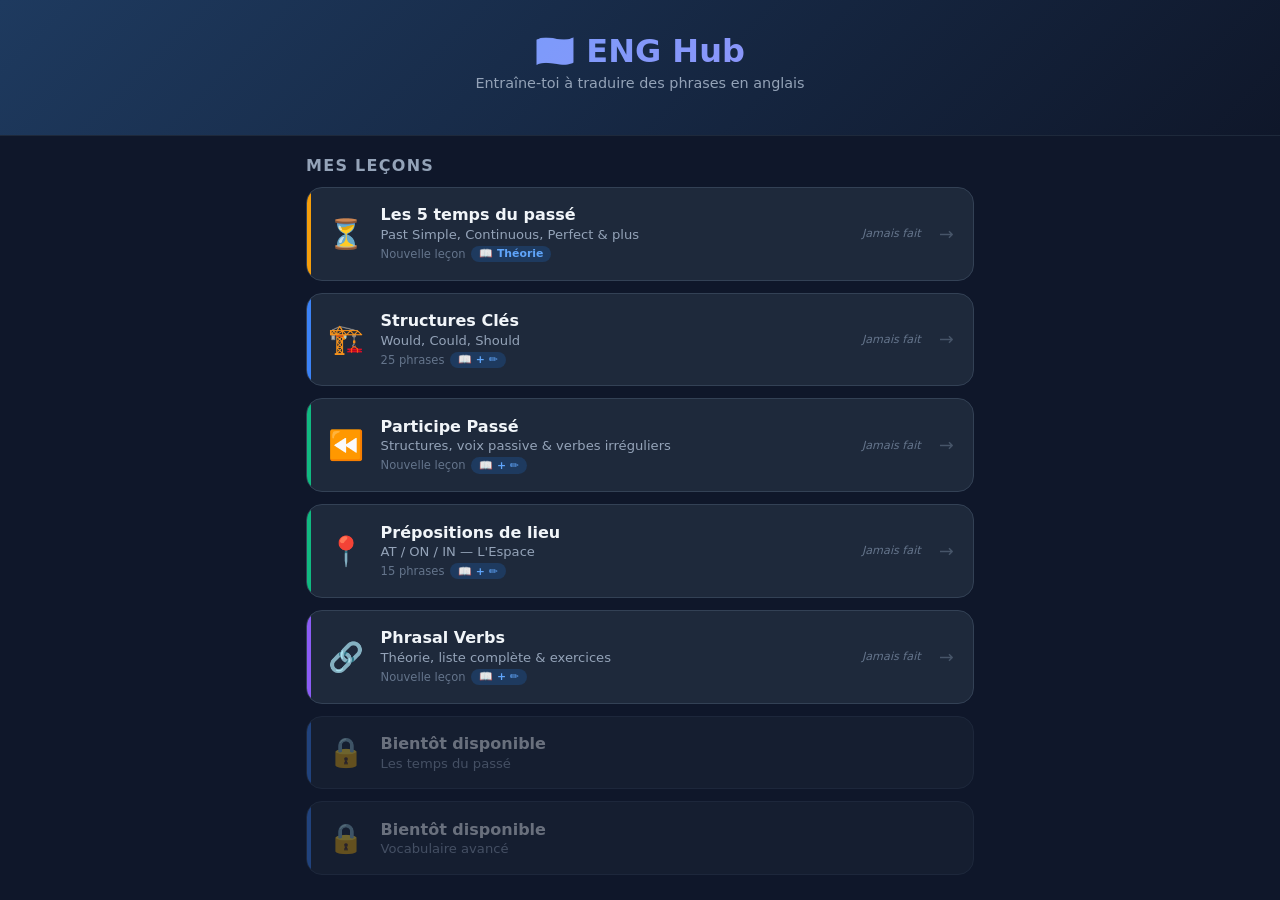
<file: index.html>
<!DOCTYPE html>
<html lang="fr">
<head>
<meta charset="UTF-8">
<meta name="viewport" content="width=device-width,initial-scale=1">
<title>ENG Hub — Tableau de bord</title>
<link rel="stylesheet" href="styles.css">
</head>
<body>
<header class="site-header">
  <h1>🇬🇧 ENG Hub</h1>
  <p>Entraîne-toi à traduire des phrases en anglais</p>
  <div class="header-stats" id="header-stats"></div>
</header>
<main class="main-content">
  <p class="section-title">Mes leçons</p>
  <div class="lessons-grid" id="lessons-grid"></div>
</main>
<script src="lessons.js"></script>
<script src="app.js"></script>
<script>renderLessons();renderStats();</script>
</body>
</html>
</file>
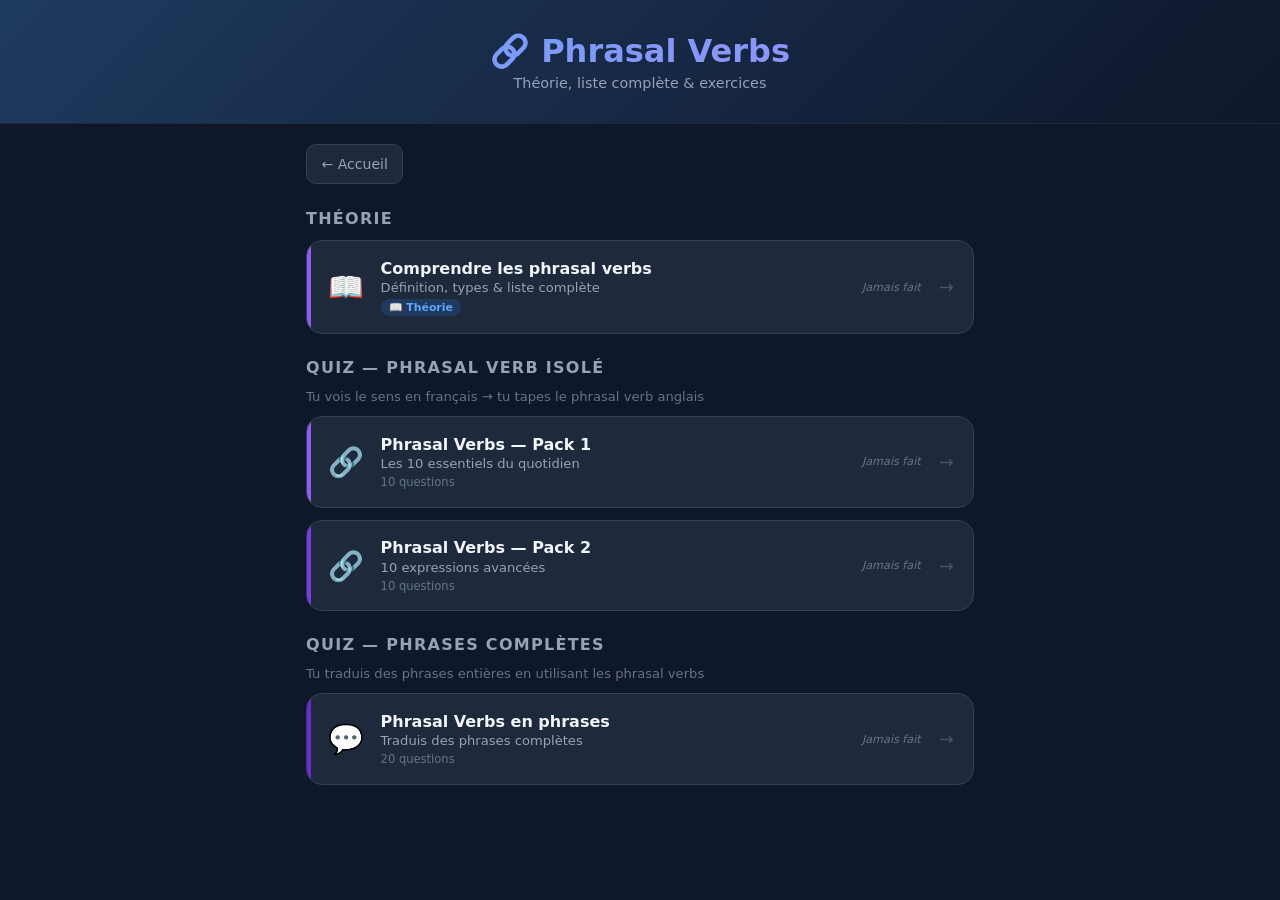
<file: phrasal-hub.html>
<!DOCTYPE html>
<html lang="fr">
<head>
<meta charset="UTF-8">
<meta name="viewport" content="width=device-width,initial-scale=1">
<title>Phrasal Verbs — ENG Hub</title>
<link rel="stylesheet" href="styles.css">
</head>
<body>
<header class="site-header">
  <h1>🔗 Phrasal Verbs</h1>
  <p>Théorie, liste complète & exercices</p>
</header>
<div class="main-content">
  <a href="index.html" class="back-btn" style="display:inline-flex;align-items:center;gap:.4rem;color:#94a3b8;font-size:.88rem;padding:.5rem .9rem;border-radius:10px;background:#1e293b;border:1px solid #334155;margin-bottom:1.1rem;min-height:40px;">← Accueil</a>

  <div class="section-title" style="margin-top:.5rem">Théorie</div>
  <div class="lessons-grid" id="grid-theory"></div>

  <div class="section-title" style="margin-top:1.5rem">Quiz — Phrasal verb isolé</div>
  <p style="font-size:.82rem;color:#64748b;margin-bottom:.75rem;">Tu vois le sens en français → tu tapes le phrasal verb anglais</p>
  <div class="lessons-grid" id="grid-isolated"></div>

  <div class="section-title" style="margin-top:1.5rem">Quiz — Phrases complètes</div>
  <p style="font-size:.82rem;color:#64748b;margin-bottom:.75rem;">Tu traduis des phrases entières en utilisant les phrasal verbs</p>
  <div class="lessons-grid" id="grid-phrases"></div>
</div>
<script src="lessons.js"></script>
<script src="app.js"></script>
<script>
function renderHubSection(gridId, ids) {
  const grid = document.getElementById(gridId);
  if (!grid) return;
  const stats = getStats();
  grid.innerHTML = ids.map(function(id) {
    const lesson = LESSONS[id];
    if (!lesson) return '';
    const href = lesson.theoryPage ? lesson.theoryPage : 'quiz.html?lesson=' + id;
    const s = stats[id]; const best = s ? s.bestScore : null; const att = s ? s.attempts : 0;
    const badge = lesson.theoryPage && lesson.hasQuiz ? '<span class="lesson-type-badge">📖 + ✏️</span>' : lesson.theoryPage ? '<span class="lesson-type-badge">📖 Théorie</span>' : '';
    const stars = best !== null ? '<div class="lesson-stats"><span class="stars">' + (best>=90?'⭐⭐⭐':best>=70?'⭐⭐':'⭐') + '</span><span class="best-score">' + best + '%</span><span class="attempts">' + att + ' essai' + (att>1?'s':'') + '</span></div>' : '<div class="lesson-stats"><span class="not-done">Jamais fait</span></div>';
    const meta = lesson.questionCount ? lesson.questionCount + ' questions' : '';
    return '<div class="lesson-card" onclick="location.href=\'' + href + '\'" style="--card-color:' + lesson.color + '"><div class="lesson-icon">' + lesson.icon + '</div><div class="lesson-info"><h3>' + lesson.title + '</h3><p>' + lesson.subtitle + '</p><span class="lesson-meta">' + meta + ' ' + badge + '</span></div>' + stars + '<div class="lesson-arrow">→</div></div>';
  }).join('');
}
renderStats();
renderHubSection('grid-theory', ['phrasal-theory']);
renderHubSection('grid-isolated', ['phrasal-1','phrasal-2']);
renderHubSection('grid-phrases', ['phrasal-phrases-1']);
</script>
</body>
</html>
</file>
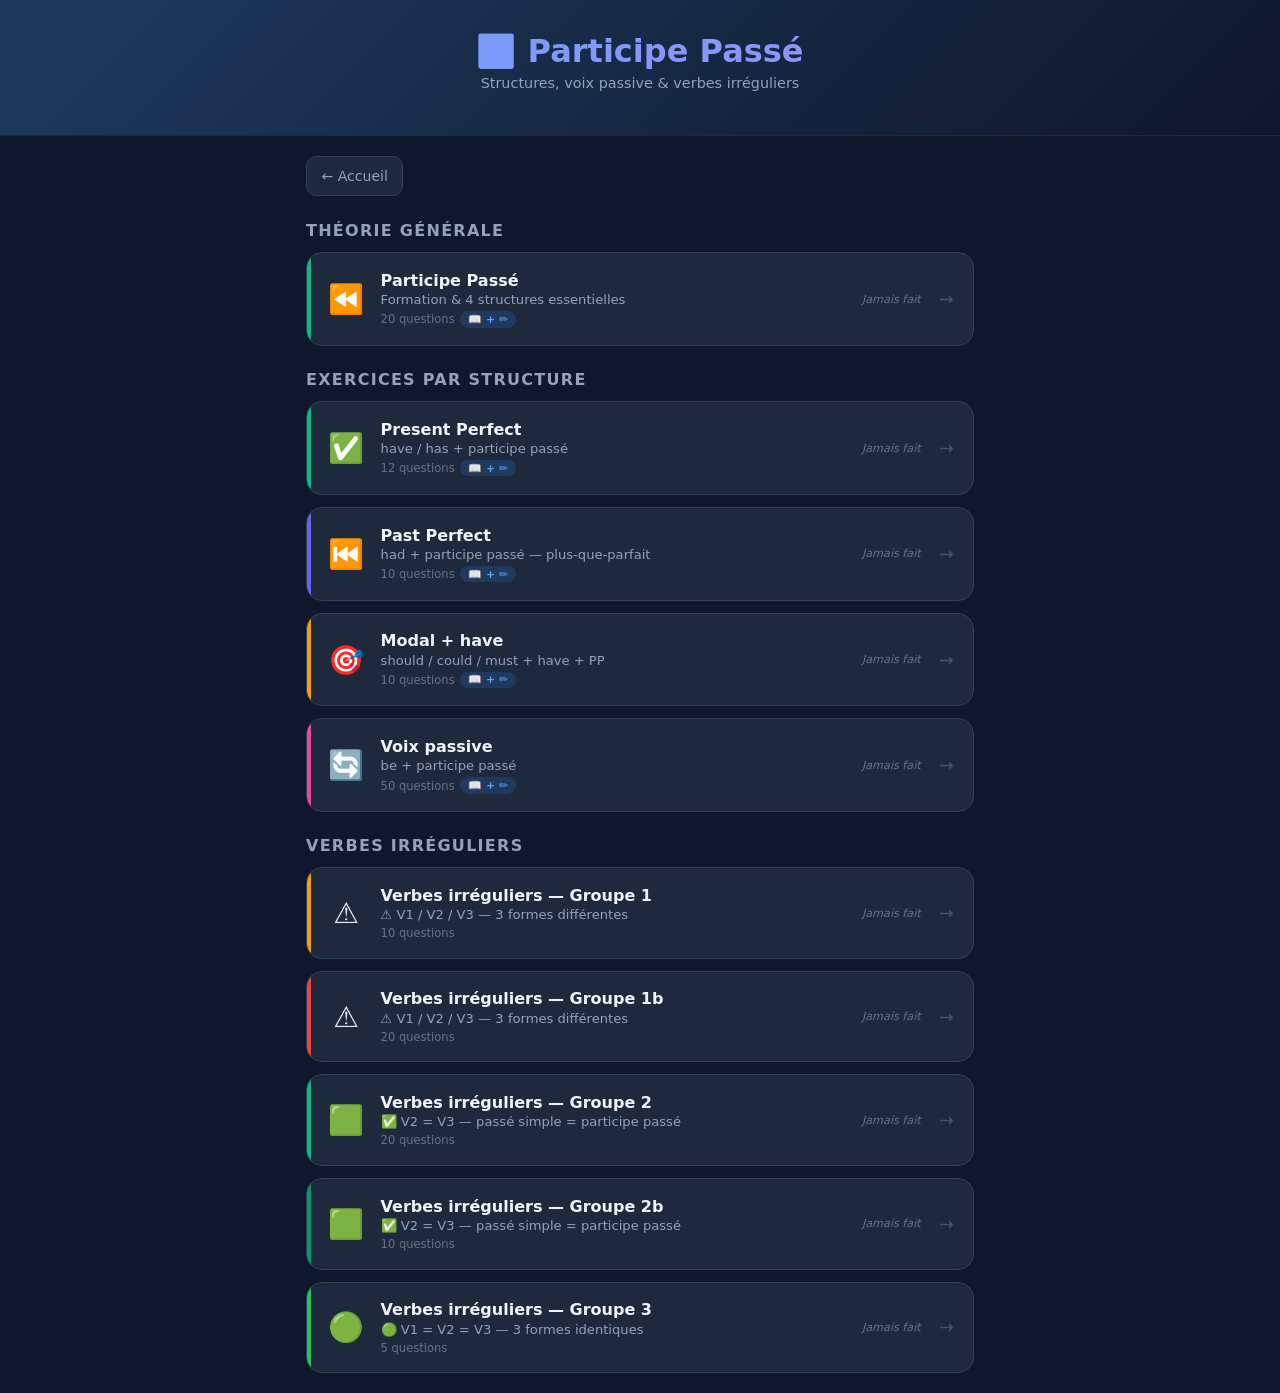
<file: pp-hub.html>
<!DOCTYPE html>
<html lang="fr">
<head>
<meta charset="UTF-8">
<meta name="viewport" content="width=device-width,initial-scale=1">
<title>Participe Passé — ENG Hub</title>
<link rel="stylesheet" href="styles.css">
</head>
<body>
<header class="site-header">
  <h1>⏪ Participe Passé</h1>
  <p>Structures, voix passive & verbes irréguliers</p>
  <div class="header-stats" id="header-stats"></div>
</header>
<div class="main-content">
  <a href="index.html" class="back-btn" style="display:inline-flex;align-items:center;gap:.4rem;color:#94a3b8;font-size:.88rem;padding:.5rem .9rem;border-radius:10px;background:#1e293b;border:1px solid #334155;margin-bottom:1.1rem;min-height:40px;">← Accueil</a>

  <div class="section-title" style="margin-top:.5rem">Théorie générale</div>
  <div class="lessons-grid" id="grid-theory"></div>

  <div class="section-title" style="margin-top:1.5rem">Exercices par structure</div>
  <div class="lessons-grid" id="grid-structure"></div>

  <div class="section-title" style="margin-top:1.5rem">Verbes irréguliers</div>
  <div class="lessons-grid" id="grid-irreg"></div>
</div>
<script src="lessons.js"></script>
<script src="app.js"></script>
<script>
function renderHubSection(gridId, ids) {
  const grid = document.getElementById(gridId);
  if (!grid) return;
  const stats = getStats();
  grid.innerHTML = ids.map(function(id) {
    const lesson = LESSONS[id];
    if (!lesson) return '';
    const href = lesson.theoryPage ? lesson.theoryPage : 'quiz.html?lesson=' + id;
    const s = stats[id]; const best = s ? s.bestScore : null; const att = s ? s.attempts : 0;
    const badge = lesson.theoryPage && lesson.hasQuiz ? '<span class="lesson-type-badge">📖 + ✏️</span>' : lesson.theoryPage ? '<span class="lesson-type-badge">📖 Théorie</span>' : '';
    const stars = best !== null ? '<div class="lesson-stats"><span class="stars">' + (best>=90?'⭐⭐⭐':best>=70?'⭐⭐':'⭐') + '</span><span class="best-score">' + best + '%</span><span class="attempts">' + att + ' essai' + (att>1?'s':'') + '</span></div>' : '<div class="lesson-stats"><span class="not-done">Jamais fait</span></div>';
    const meta = lesson.questionCount ? lesson.questionCount + ' questions' : '';
    return '<div class="lesson-card" onclick="location.href=\'' + href + '\'" style="--card-color:' + lesson.color + '"><div class="lesson-icon">' + lesson.icon + '</div><div class="lesson-info"><h3>' + lesson.title + '</h3><p>' + lesson.subtitle + '</p><span class="lesson-meta">' + meta + ' ' + badge + '</span></div>' + stars + '<div class="lesson-arrow">→</div></div>';
  }).join('');
}
renderStats();
renderHubSection('grid-theory', ['past-participle-1']);
renderHubSection('grid-structure', ['pp-present-perfect','pp-past-perfect','pp-modal-have','pp-passive']);
renderHubSection('grid-irreg', ['irreg-verbs-1','irreg-verbs-1b','irreg-verbs-2','irreg-verbs-2b','irreg-verbs-3']);
</script>
</body>
</html>
</file>
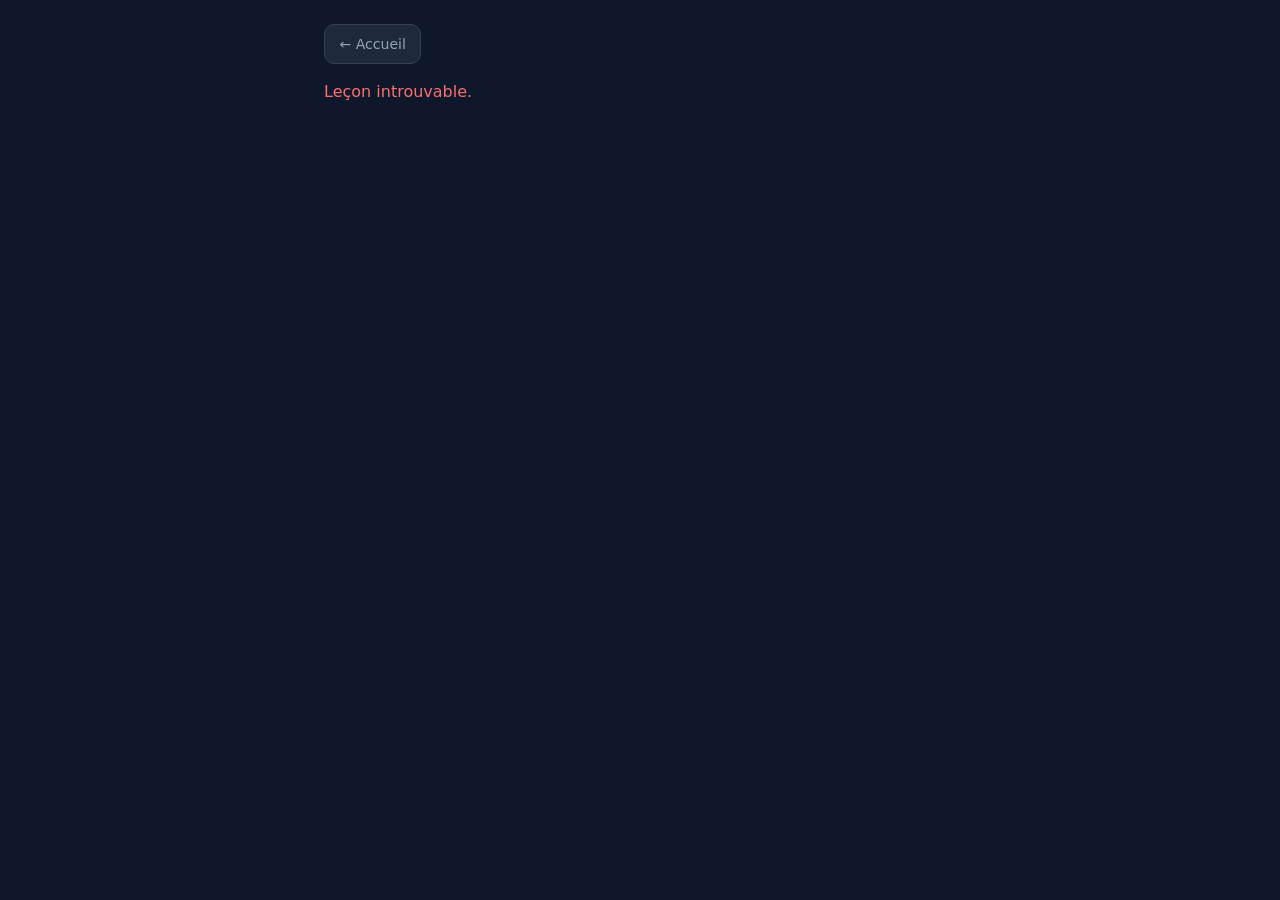
<file: quiz.html>
<!DOCTYPE html>
<html lang="fr">
<head>
<meta charset="UTF-8">
<meta name="viewport" content="width=device-width,initial-scale=1">
<title>Quiz — ENG Hub</title>
<link rel="stylesheet" href="styles.css">
</head>
<body>
<div class="quiz-page">
  <a href="index.html" class="back-btn">← Accueil</a>
  <div id="quiz-container" style="display:none">
    <div class="quiz-header">
      <div class="quiz-title" id="quiz-title">Quiz</div>
      <div class="quiz-controls">
        <button class="icon-btn" id="sound-btn" onclick="toggleSound()" title="Son">🔊</button>
        <button class="icon-btn" onclick="openIrreg()" title="Verbes irréguliers">📚</button>
        <button class="icon-btn" onclick="openHelp()" title="Aide">❓</button>
      </div>
    </div>
    <div class="progress-bar"><div class="progress-bar-fill" id="progress-bar-fill"></div></div>
    <div class="score-bar">
      <div class="score-display">Score : <span id="score-display">0</span> / <span id="total-display">0</span></div>
      <div class="score-display">Question <span id="current-q">1</span> / <span id="total-q">0</span></div>
      <span class="streak-badge" id="streak-display" style="display:none"></span>
    </div>
    <div class="question-card">
      <button class="heart-btn" id="heart-btn" onclick="toggleFav()">🤍</button>
      <span class="structure-badge" id="structure-badge" style="display:none"></span>
      <div class="question-text" id="question-text"></div>
      <div class="answer-area">
        <input type="text" id="answer-input" class="answer-input" placeholder="Écris la traduction..." autocomplete="off" spellcheck="false">
        <div class="live-feedback" id="live-feedback"></div>
        <div class="action-row">
          <button class="action-btn" id="submit-btn" onclick="checkAnswer()">Vérifier ✓</button>
          <button class="skip-btn" id="skip-btn" onclick="showAnswer()">⏭️ Passer</button>
        </div>
        <div class="feedback" id="feedback-box">
          <div id="feedback-msg"></div>
          <div class="feedback-correction" id="feedback-correction"></div>
          <div class="feedback-variants" id="feedback-variants"></div>
          <div class="feedback-explain" id="feedback-explain"></div>
        </div>
      </div>
    </div>
  </div>
  <div class="end-screen" id="end-screen">
    <div class="end-grade" id="final-grade"></div>
    <div class="end-scores">
      <div class="end-score-item"><div class="label">Score</div><div class="value" id="final-score"></div></div>
      <div class="end-score-item"><div class="label">Résultat</div><div class="value" id="final-pct"></div></div>
      <div class="end-score-item"><div class="label">Meilleure série</div><div class="value" id="final-streak"></div></div>
    </div>
    <div>Passées : <span id="final-skipped">0</span></div>
    <div style="margin-top:1.5rem">
      <button class="restart-btn" onclick="location.reload()">🔄 Recommencer</button>
      <button class="home-btn" onclick="location.href='index.html'">🏠 Accueil</button>
    </div>
  </div>
</div>
<div class="modal-overlay" id="help-modal" onclick="closeHelp(event)">
  <div class="modal-box" id="help-modal-box" onclick="event.stopPropagation()"></div>
</div>
<div class="modal-overlay" id="irreg-modal" onclick="closeIrreg(event)">
  <div class="modal-box irreg-modal-box" id="irreg-modal-box" onclick="event.stopPropagation()"></div>
</div>
<script src="lessons.js"></script>
<script src="app.js"></script>
<script src="quiz.js"></script>
<script>
const params = new URLSearchParams(location.search);
const lid = params.get('lesson');
if (lid === 'favorites') {
    const fl = getFavLesson();
    if (fl) { document.getElementById('quiz-title').textContent = fl.title; initQuiz(fl); }
    else { document.getElementById('quiz-container').innerHTML = '<p style="color:#94a3b8;text-align:center;padding:2rem;line-height:1.7">Aucun favori pour l\'instant.<br>Appuie sur 🤍 pendant le quiz pour en ajouter !</p>'; document.getElementById('quiz-container').style.display='block'; }
} else if (lid && LESSONS[lid]) {
    document.getElementById('quiz-title').textContent = LESSONS[lid].title;
    initQuiz(LESSONS[lid]);
} else {
    document.getElementById('quiz-container').innerHTML = '<p style="color:#f87171">Leçon introuvable.</p>';
    document.getElementById('quiz-container').style.display = 'block';
}
</script>
</body>
</html>
</file>
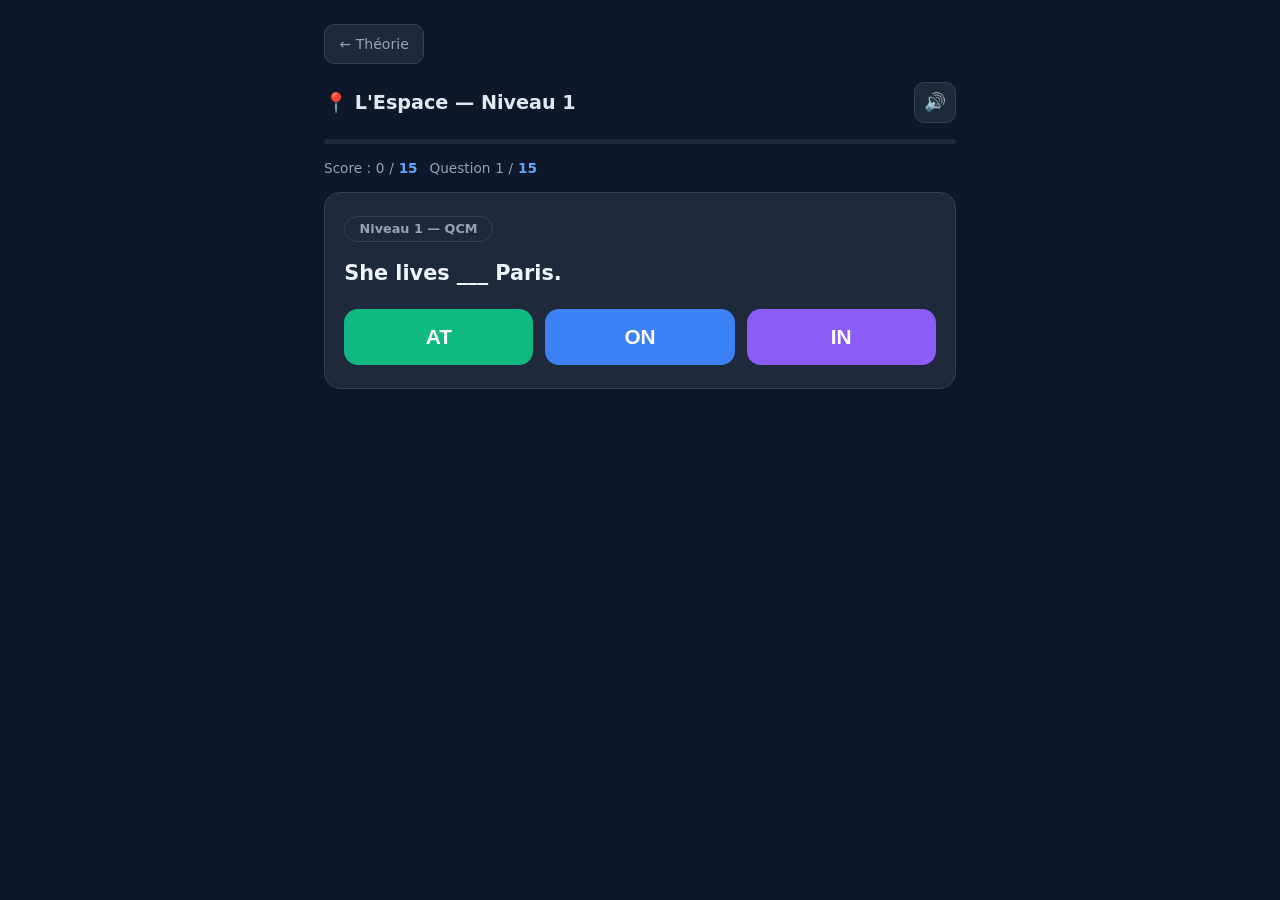
<file: space-quiz.html>
<!DOCTYPE html>
<html lang="fr">
<head>
<meta charset="UTF-8">
<meta name="viewport" content="width=device-width,initial-scale=1">
<title>Quiz Espace — ENG Hub</title>
<link rel="stylesheet" href="styles.css">
<style>
.level-badge{display:inline-block;background:#1e293b;border:1px solid #334155;border-radius:999px;padding:.3rem .9rem;font-size:.8rem;font-weight:700;color:#94a3b8;margin-bottom:1rem;}
.prep-btns{display:flex;gap:.75rem;margin-top:1.25rem;flex-wrap:wrap;}
.prep-btn{flex:1;min-width:80px;padding:1rem;font-size:1.3rem;font-weight:900;border:none;border-radius:14px;cursor:pointer;transition:transform .1s,opacity .15s;}
.prep-btn:active{transform:scale(.95);}
.prep-btn.at{background:#10b981;color:#fff;}
.prep-btn.on{background:#3b82f6;color:#fff;}
.prep-btn.in{background:#8b5cf6;color:#fff;}
.prep-btn:disabled{opacity:.5;cursor:default;}
.hint-tag{display:inline-block;background:#1e293b;border:1px solid #334155;border-radius:8px;padding:.3rem .7rem;font-size:.8rem;color:#94a3b8;margin-top:.75rem;}
.transition-screen{text-align:center;padding:3rem 1rem;display:none;}
.transition-screen h2{font-size:1.5rem;font-weight:800;margin-bottom:.5rem;}
.transition-screen p{color:#94a3b8;margin-bottom:1.5rem;}
.mini-stats{display:flex;gap:1rem;justify-content:center;margin-bottom:2rem;flex-wrap:wrap;}
.mini-stat{background:#1e293b;border-radius:12px;padding:.75rem 1.25rem;text-align:center;}
.mini-stat .val{font-size:1.4rem;font-weight:800;color:#60a5fa;}
.mini-stat .lbl{font-size:.75rem;color:#64748b;margin-top:.2rem;}
.recall-btn{background:#1e293b;border:1px solid #334155;color:#94a3b8;border-radius:10px;padding:.5rem 1rem;font-size:.85rem;cursor:pointer;margin-bottom:1.5rem;}
.recall-btn:hover{background:#293548;}
.recall-modal{position:fixed;inset:0;background:rgba(0,0,0,.75);display:none;align-items:center;justify-content:center;z-index:100;padding:1rem;}
.recall-box{background:#1e293b;border:1px solid #334155;border-radius:16px;padding:1.5rem;max-width:360px;width:100%;}
.recall-box h4{font-weight:800;margin-bottom:1rem;}
.recall-rule{display:flex;align-items:center;gap:.75rem;margin-bottom:.6rem;font-size:.9rem;}
.recall-rule .rp{font-size:1.1rem;font-weight:900;width:2rem;}
.recall-rule .rp.at{color:#10b981;}
.recall-rule .rp.on{color:#3b82f6;}
.recall-rule .rp.in{color:#8b5cf6;}
.recall-close{margin-top:1rem;width:100%;background:#334155;border:none;border-radius:10px;padding:.65rem;color:#f1f5f9;cursor:pointer;}
</style>
</head>
<body>
<div class="quiz-page">
  <a href="theory-prepositions.html" class="back-btn">← Théorie</a>

  <!-- LEVEL 1 -->
  <div id="level1-screen">
    <div class="quiz-header">
      <div class="quiz-title">📍 L'Espace — Niveau 1</div>
      <div class="quiz-controls">
        <button class="icon-btn" id="sound-btn-l1" onclick="toggleSoundL1()" title="Son">🔊</button>
      </div>
    </div>
    <div class="progress-bar"><div class="progress-bar-fill" id="pb1"></div></div>
    <div class="score-bar">
      <div class="score-display">Score : <span id="s1">0</span> / <span id="t1">0</span></div>
      <div class="score-display">Question <span id="q1">1</span> / <span id="qt1">0</span></div>
    </div>
    <div class="question-card">
      <div class="level-badge">Niveau 1 — QCM</div>
      <div class="question-text" id="q1-text"></div>
      <div id="hint-area"></div>
      <div class="prep-btns">
        <button class="prep-btn at" onclick="answerL1('AT')">AT</button>
        <button class="prep-btn on" onclick="answerL1('ON')">ON</button>
        <button class="prep-btn in" onclick="answerL1('IN')">IN</button>
      </div>
      <div class="feedback" id="fb1" style="display:none">
        <div id="fb1-msg"></div>
        <div class="feedback-correction" id="fb1-hint"></div>
      </div>
    </div>
  </div>

  <!-- TRANSITION -->
  <div class="transition-screen" id="transition-screen">
    <div style="font-size:3rem;margin-bottom:1rem;">🎯</div>
    <h2>Niveau 1 terminé !</h2>
    <p>Tu passes maintenant à l'écriture complète.</p>
    <div class="mini-stats">
      <div class="mini-stat"><div class="val" id="tr-score"></div><div class="lbl">Score</div></div>
      <div class="mini-stat"><div class="val" id="tr-pct"></div><div class="lbl">Résultat</div></div>
    </div>
    <button class="cta-btn" style="background:linear-gradient(135deg,#3b82f6,#2563eb);color:#fff;border:none;border-radius:14px;padding:1rem 2.5rem;font-size:1.1rem;font-weight:800;cursor:pointer;" onclick="startLevel2()">Continuer vers le Niveau 2 →</button>
  </div>

  <!-- LEVEL 2 -->
  <div id="level2-screen" style="display:none">
    <div class="quiz-header">
      <div class="quiz-title">✏️ L'Espace — Niveau 2</div>
      <div class="quiz-controls">
        <button class="icon-btn" id="sound-btn-l2" onclick="toggleSoundL2()" title="Son">🔊</button>
        <button class="recall-btn" onclick="openRecall()">💡 Rappel</button>
      </div>
    </div>
    <div class="progress-bar"><div class="progress-bar-fill" id="pb2"></div></div>
    <div class="score-bar">
      <div class="score-display">Score : <span id="s2">0</span> / <span id="t2">0</span></div>
      <div class="score-display">Question <span id="q2">1</span> / <span id="qt2">0</span></div>
      <span class="streak-badge" id="streak2" style="display:none"></span>
    </div>
    <div class="question-card">
      <div class="level-badge">Niveau 2 — Écriture libre</div>
      <div class="question-text" id="q2-text"></div>
      <div class="answer-area">
        <input type="text" id="ans2" class="answer-input" placeholder="Écris la traduction complète..." autocomplete="off" spellcheck="false">
        <div class="live-feedback" id="lf2"></div>
        <div class="action-row">
          <button class="action-btn" id="sub2" onclick="checkL2()">Vérifier ✓</button>
          <button class="skip-btn" id="skip2" onclick="skipL2()" style="display:inline-flex">⏭️ Passer</button>
        </div>
        <div class="feedback" id="fb2" style="display:none">
          <div id="fb2-msg"></div>
          <div class="feedback-correction" id="fb2-cor"></div>
        </div>
      </div>
    </div>
  </div>

  <!-- END -->
  <div class="end-screen" id="end-screen">
    <div class="end-grade" id="end-grade"></div>
    <div style="color:#94a3b8;margin-bottom:1.5rem;">Quiz des prépositions terminé !</div>
    <div class="end-scores">
      <div class="end-score-item"><div class="label">Niveau 1</div><div class="value" id="end-s1"></div></div>
      <div class="end-score-item"><div class="label">Niveau 2</div><div class="value" id="end-s2"></div></div>
      <div class="end-score-item"><div class="label">Total</div><div class="value" id="end-tot"></div></div>
    </div>
    <div style="margin-top:1.5rem">
      <button class="restart-btn" onclick="location.reload()">🔄 Recommencer</button>
      <button class="home-btn" onclick="location.href='index.html'">🏠 Accueil</button>
    </div>
  </div>
</div>

<!-- Recall modal -->
<div class="recall-modal" id="recall-modal" onclick="closeRecall()">
  <div class="recall-box" onclick="event.stopPropagation()">
    <h4>💡 Rappel rapide</h4>
    <div class="recall-rule"><span class="rp at">AT</span><span>Point précis, lieu fonctionnel<br><small style="color:#64748b">at school, at the bus stop</small></span></div>
    <div class="recall-rule"><span class="rp on">ON</span><span>Sur une surface, axe<br><small style="color:#64748b">on the table, on the wall</small></span></div>
    <div class="recall-rule"><span class="rp in">IN</span><span>À l'intérieur, ville/pays<br><small style="color:#64748b">in the box, in Paris</small></span></div>
    <button class="recall-close" onclick="closeRecall()">Fermer</button>
  </div>
</div>

<script src="lessons.js"></script>
<script src="app.js"></script>
<script src="prepositions-space.js"></script>
<script>
const SFX={ctx:null,_init(){if(!this.ctx)this.ctx=new(window.AudioContext||window.webkitAudioContext)();},
play(type){try{this._init();const ctx=this.ctx;
if(type==='correct'){const o=ctx.createOscillator(),g=ctx.createGain();o.connect(g);g.connect(ctx.destination);o.frequency.setValueAtTime(523.25,ctx.currentTime);o.frequency.setValueAtTime(783.99,ctx.currentTime+0.12);g.gain.setValueAtTime(0.25,ctx.currentTime);g.gain.exponentialRampToValueAtTime(0.001,ctx.currentTime+0.45);o.start();o.stop(ctx.currentTime+0.45);}
else if(type==='wrong'){const o=ctx.createOscillator(),g=ctx.createGain();o.connect(g);g.connect(ctx.destination);o.type='sawtooth';o.frequency.setValueAtTime(220,ctx.currentTime);g.gain.setValueAtTime(0.15,ctx.currentTime);g.gain.exponentialRampToValueAtTime(0.001,ctx.currentTime+0.3);o.start();o.stop(ctx.currentTime+0.3);}
else if(type==='complete'){[523.25,659.25,783.99,1046.5].forEach((f,i)=>{const o=ctx.createOscillator(),g=ctx.createGain();o.connect(g);g.connect(ctx.destination);o.frequency.value=f;const t=ctx.currentTime+i*0.13;g.gain.setValueAtTime(0.2,t);g.gain.exponentialRampToValueAtTime(0.001,t+0.4);o.start(t);o.stop(t+0.4);});}
}catch(e){}}};

const st={soundL1:true,soundL2:true,
  l1:{qs:[],i:0,score:0},
  l2:{qs:[],i:0,score:0,streak:0,maxStreak:0,skipped:0,state:"typing"}};

function shuffle(a){const r=a.slice();for(let i=r.length-1;i>0;i--){const j=Math.floor(Math.random()*(i+1));[r[i],r[j]]=[r[j],r[i]];}return r;}
function norm(t){return t.toLowerCase().replace(/[.,?!]/g,'').replace(/\s+/g,' ').trim();}
function esc(c){return c==='<'?'&lt;':c==='>'?'&gt;':c==='&'?'&amp;':c;}
function toggleSoundL1(){st.soundL1=!st.soundL1;document.getElementById('sound-btn-l1').textContent=st.soundL1?'🔊':'🔇';}
function toggleSoundL2(){st.soundL2=!st.soundL2;document.getElementById('sound-btn-l2').textContent=st.soundL2?'🔊':'🔇';}
function openRecall(){document.getElementById('recall-modal').style.display='flex';}
function closeRecall(){document.getElementById('recall-modal').style.display='none';}

// LEVEL 1
function initL1(){
  st.l1.qs=shuffle(SPACE_QUIZ.level1);st.l1.i=0;st.l1.score=0;
  document.getElementById('t1').textContent=st.l1.qs.length;
  document.getElementById('qt1').textContent=st.l1.qs.length;
  loadL1();
}
function loadL1(){
  const q=st.l1.qs[st.l1.i];
  document.getElementById('q1').textContent=st.l1.i+1;
  document.getElementById('pb1').style.width=(st.l1.i/st.l1.qs.length*100)+'%';
  document.getElementById('q1-text').textContent=q.fr;
  document.getElementById('hint-area').innerHTML='';
  document.getElementById('fb1').style.display='none';
  document.querySelectorAll('.prep-btn').forEach(b=>b.disabled=false);
}
function answerL1(prep){
  const q=st.l1.qs[st.l1.i];
  const ok=prep===q.prep;
  document.querySelectorAll('.prep-btn').forEach(b=>b.disabled=true);
  if(ok)st.l1.score++;
  if(st.soundL1)SFX.play(ok?'correct':'wrong');
  const fb=document.getElementById('fb1');
  document.getElementById('fb1-msg').textContent=ok?'✅ Correct !':'❌ Pas tout à fait !';
  document.getElementById('fb1-hint').textContent=ok?q.hint:'Réponse : '+q.prep+' — '+q.hint;
  fb.className='feedback '+(ok?'correct':'incorrect');fb.style.display='block';
  document.getElementById('hint-area').innerHTML='<span class="hint-tag">'+q.hint+'</span>';
  document.getElementById('s1').textContent=st.l1.score;
  setTimeout(()=>nextL1(),ok?1300:2200);
}
function nextL1(){
  st.l1.i++;
  if(st.l1.i<st.l1.qs.length)loadL1();
  else showTransition();
}
function showTransition(){
  document.getElementById('level1-screen').style.display='none';
  document.getElementById('pb1').style.width='100%';
  const pct=Math.round(st.l1.score/st.l1.qs.length*100);
  document.getElementById('tr-score').textContent=st.l1.score+' / '+st.l1.qs.length;
  document.getElementById('tr-pct').textContent=pct+'%';
  document.getElementById('transition-screen').style.display='block';
}

// LEVEL 2
function startLevel2(){
  document.getElementById('transition-screen').style.display='none';
  document.getElementById('level2-screen').style.display='block';
  st.l2.qs=shuffle(SPACE_QUIZ.level2);st.l2.i=0;st.l2.score=0;st.l2.streak=0;st.l2.maxStreak=0;st.l2.skipped=0;st.l2.state="typing";
  document.getElementById('t2').textContent=st.l2.qs.length;
  document.getElementById('qt2').textContent=st.l2.qs.length;
  loadL2();
}
function loadL2(){
  st.l2.state="typing";const q=st.l2.qs[st.l2.i];
  document.getElementById('q2').textContent=st.l2.i+1;
  document.getElementById('pb2').style.width=(st.l2.i/st.l2.qs.length*100)+'%';
  const qEl=document.getElementById('q2-text');
  qEl.style.opacity='0';qEl.style.transform='translateY(10px)';
  setTimeout(()=>{qEl.textContent=q.fr;qEl.style.transition='opacity .3s,transform .3s';qEl.style.opacity='1';qEl.style.transform='translateY(0)';},50);
  const inp=document.getElementById('ans2');inp.value='';inp.disabled=false;inp.className='answer-input';
  document.getElementById('lf2').style.display='none';document.getElementById('lf2').innerHTML='';
  document.getElementById('sub2').textContent='Vérifier ✓';document.getElementById('sub2').className='action-btn';
  document.getElementById('skip2').style.display='inline-flex';
  document.getElementById('fb2').style.display='none';document.getElementById('fb2').className='feedback';
  updateStreak2();setTimeout(()=>inp.focus(),80);
}
function checkL2(){
  if(st.l2.state==="feedback"){nextL2();return;}
  const inp=document.getElementById('ans2');const ua=inp.value.trim();if(!ua)return;
  const q=st.l2.qs[st.l2.i];const ok=q.en.some(a=>norm(a)===norm(ua));
  if(ok){
    st.l2.score++;st.l2.streak++;if(st.l2.streak>st.l2.maxStreak)st.l2.maxStreak=st.l2.streak;
    if(st.soundL2)SFX.play('correct');
    st.l2.state="feedback";inp.disabled=true;document.getElementById('sub2').textContent='Continuer →';
    document.getElementById('skip2').style.display='none';document.getElementById('lf2').style.display='none';
    const fb=document.getElementById('fb2');fb.className='feedback correct';
    document.getElementById('fb2-msg').textContent='✅ Parfait!'+(st.l2.streak>=3?' 🔥 Combo ×'+st.l2.streak+' !':'');
    document.getElementById('fb2-cor').textContent='';fb.style.display='block';
  }else{
    st.l2.streak=0;if(st.soundL2)SFX.play('wrong');
    inp.classList.add('shake');setTimeout(()=>inp.classList.remove('shake'),400);
    const fb=document.getElementById('fb2');fb.className='feedback incorrect';
    document.getElementById('fb2-msg').textContent='❌ Pas tout à fait, essaie encore !';
    document.getElementById('fb2-cor').textContent='';fb.style.display='block';inp.focus();
  }
  document.getElementById('s2').textContent=st.l2.score;updateStreak2();
}
function skipL2(){
  if(st.l2.state==="feedback")return;
  const q=st.l2.qs[st.l2.i];const inp=document.getElementById('ans2');
  st.l2.streak=0;st.l2.skipped++;st.l2.state="feedback";inp.value=q.en[0];inp.disabled=true;
  document.getElementById('sub2').textContent='Continuer →';
  document.getElementById('skip2').style.display='none';document.getElementById('lf2').style.display='none';
  const fb=document.getElementById('fb2');fb.className='feedback incorrect';
  document.getElementById('fb2-msg').textContent='⏭️ Question passée.';
  document.getElementById('fb2-cor').textContent='Réponse : '+q.en[0];fb.style.display='block';
  document.getElementById('s2').textContent=st.l2.score;updateStreak2();
}
function nextL2(){st.l2.i++;if(st.l2.i<st.l2.qs.length)loadL2();else showEnd();}
function updateStreak2(){
  const el=document.getElementById('streak2');if(!el)return;
  if(st.l2.streak>=2){el.textContent='🔥 ×'+st.l2.streak;el.style.display='inline-block';el.className='streak-badge';void el.offsetWidth;el.className='streak-badge active';}else{el.style.display='none';}
}
function showEnd(){
  if(st.soundL2)SFX.play('complete');
  document.getElementById('level2-screen').style.display='none';
  document.getElementById('end-screen').style.display='block';
  const tot=st.l1.qs.length+st.l2.qs.length;
  const total=st.l1.score+st.l2.score;
  const pct=Math.round(total/tot*100);
  const grade=pct===100?'🏆 PARFAIT !':pct>=90?'⭐⭐⭐ Excellent !':pct>=70?'⭐⭐ Bien joué !':pct>=50?'⭐ Continue !':'📚 Révise encore.';
  document.getElementById('end-grade').textContent=grade;
  document.getElementById('end-s1').textContent=st.l1.score+'/'+st.l1.qs.length;
  document.getElementById('end-s2').textContent=st.l2.score+'/'+st.l2.qs.length;
  document.getElementById('end-tot').textContent=pct+'%';
  if(typeof updateLessonStat==='function')updateLessonStat('prepositions-1',total,tot);
}

// Live feedback L2
(function(){
  const inp=document.getElementById('ans2');if(!inp)return;
  inp.addEventListener('input',function(){
    if(st.l2.state!=="typing")return;const ut=this.value;const q=st.l2.qs[st.l2.i];const lb=document.getElementById('lf2');
    if(!q||!ut){lb.style.display='none';lb.innerHTML='';return;}lb.style.display='block';
    let best=q.en[0],max=-1;
    for(const t of q.en){let m=0;for(let i=0;i<Math.min(ut.length,t.length);i++){if(ut[i].toLowerCase()===t[i].toLowerCase())m++;else break;}if(m>max){max=m;best=t;}}
    let html='';for(let i=0;i<ut.length;i++){const ch=ut[i]===' '?'&nbsp;':esc(ut[i]);const ok=i<best.length&&ut[i].toLowerCase()===best[i].toLowerCase();html+=ok?'<span class="char-correct">'+ch+'</span>':'<span class="char-incorrect">'+ch+'</span>';}
    lb.innerHTML=html;
  });
  inp.addEventListener('keypress',e=>{if(e.key==='Enter')checkL2();});
})();

initL1();
</script>
</body>
</html>
</file>
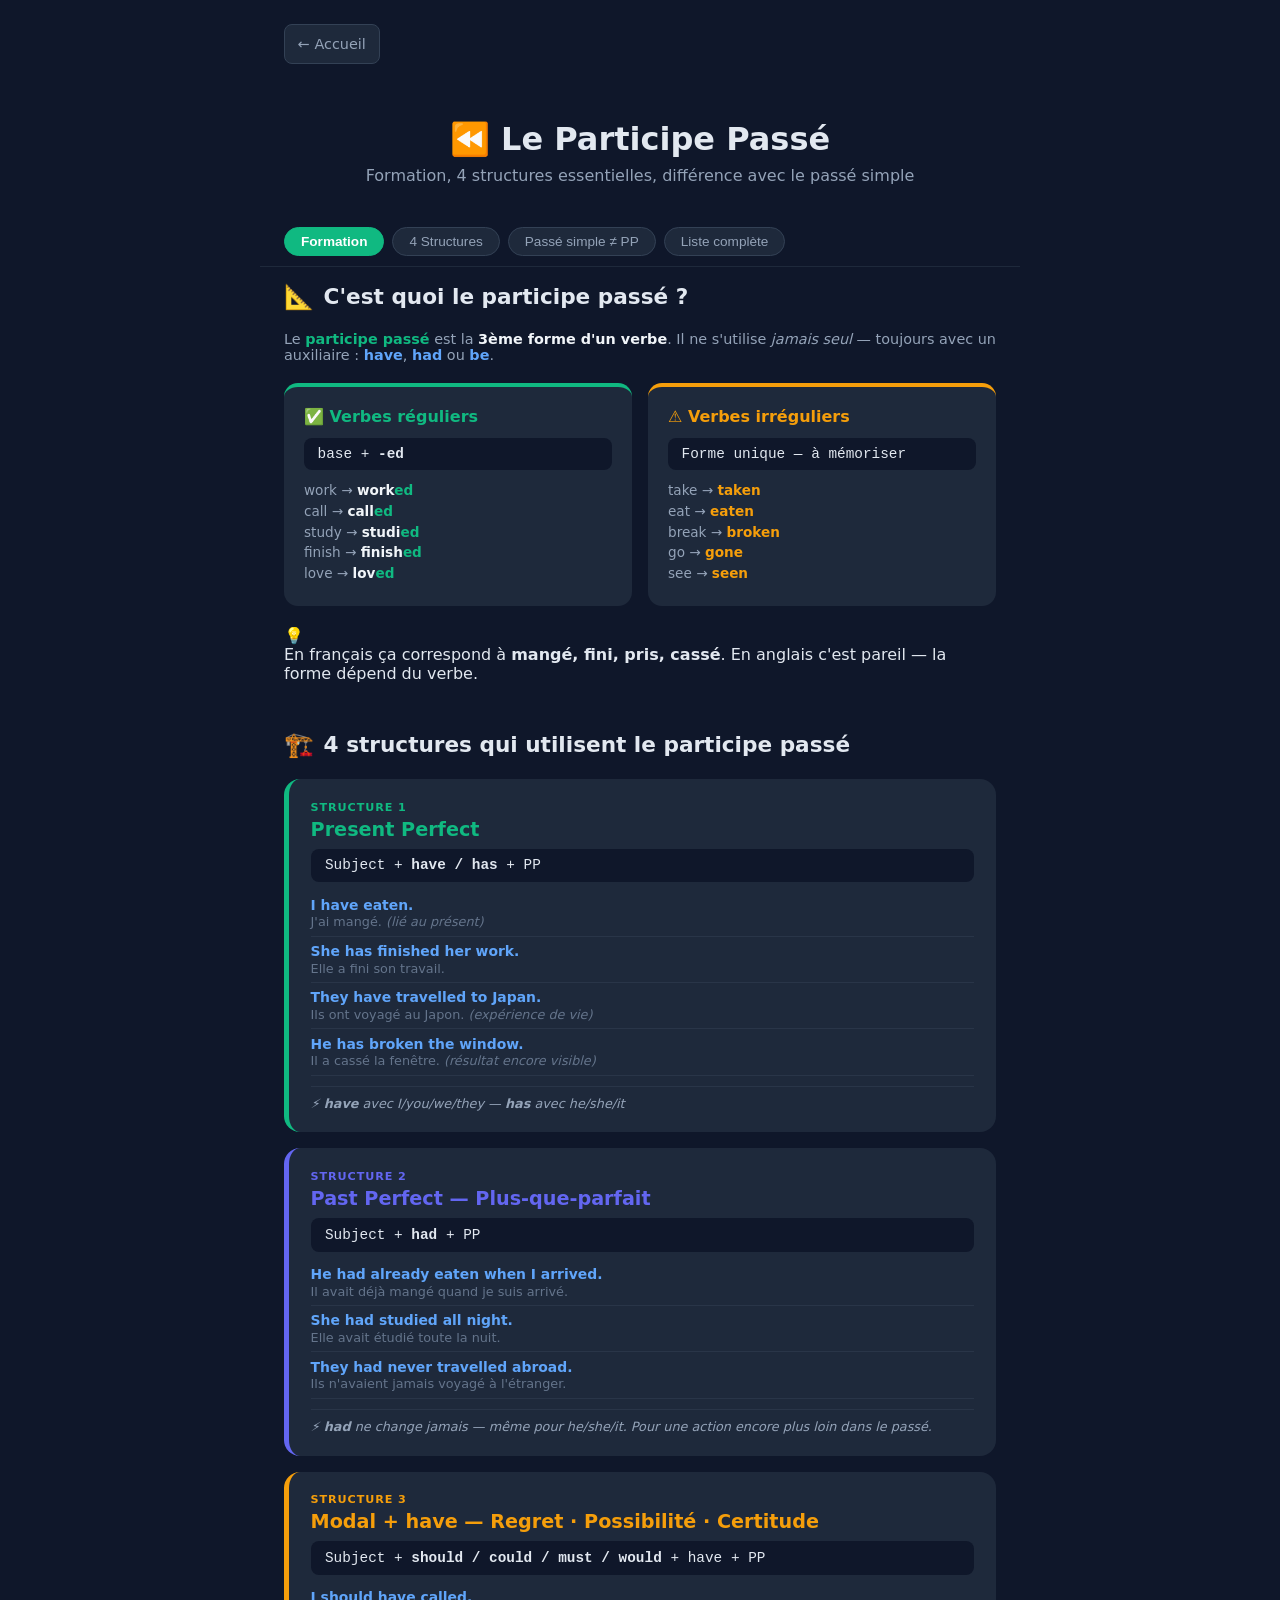
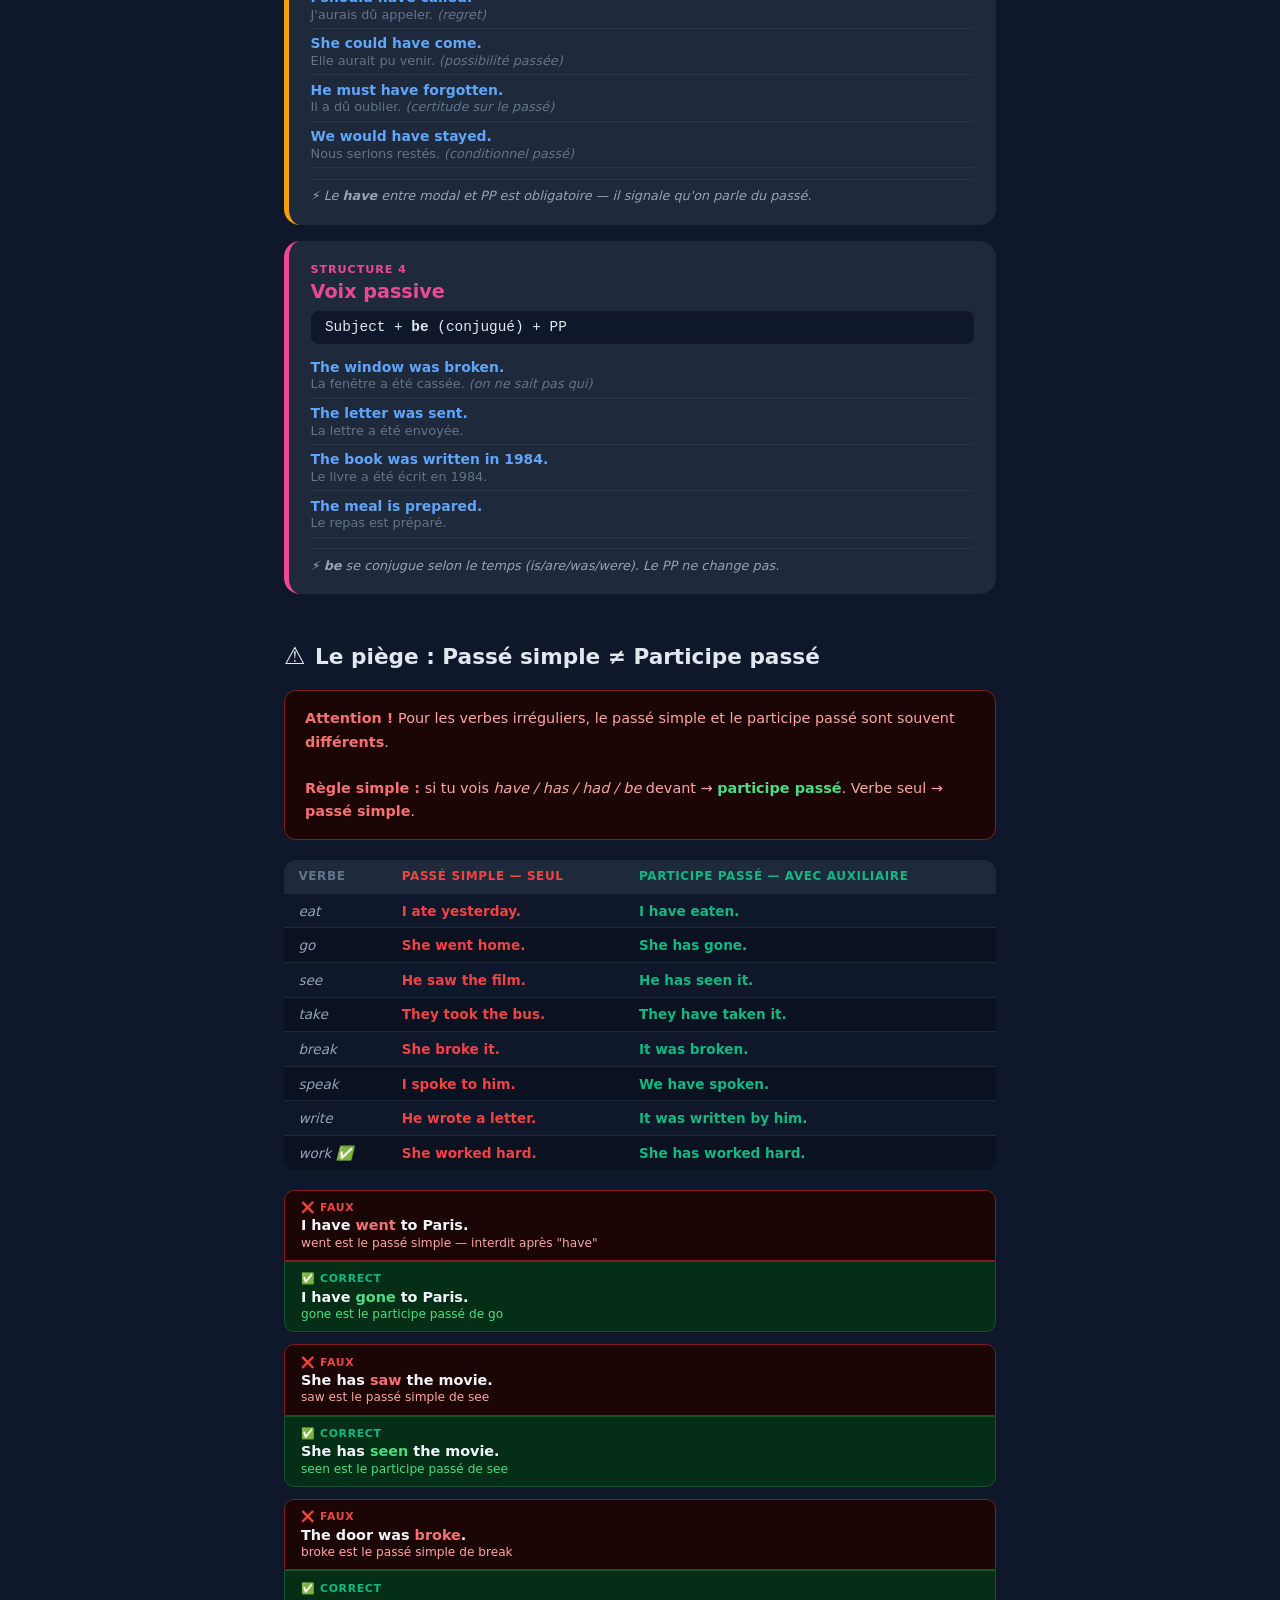
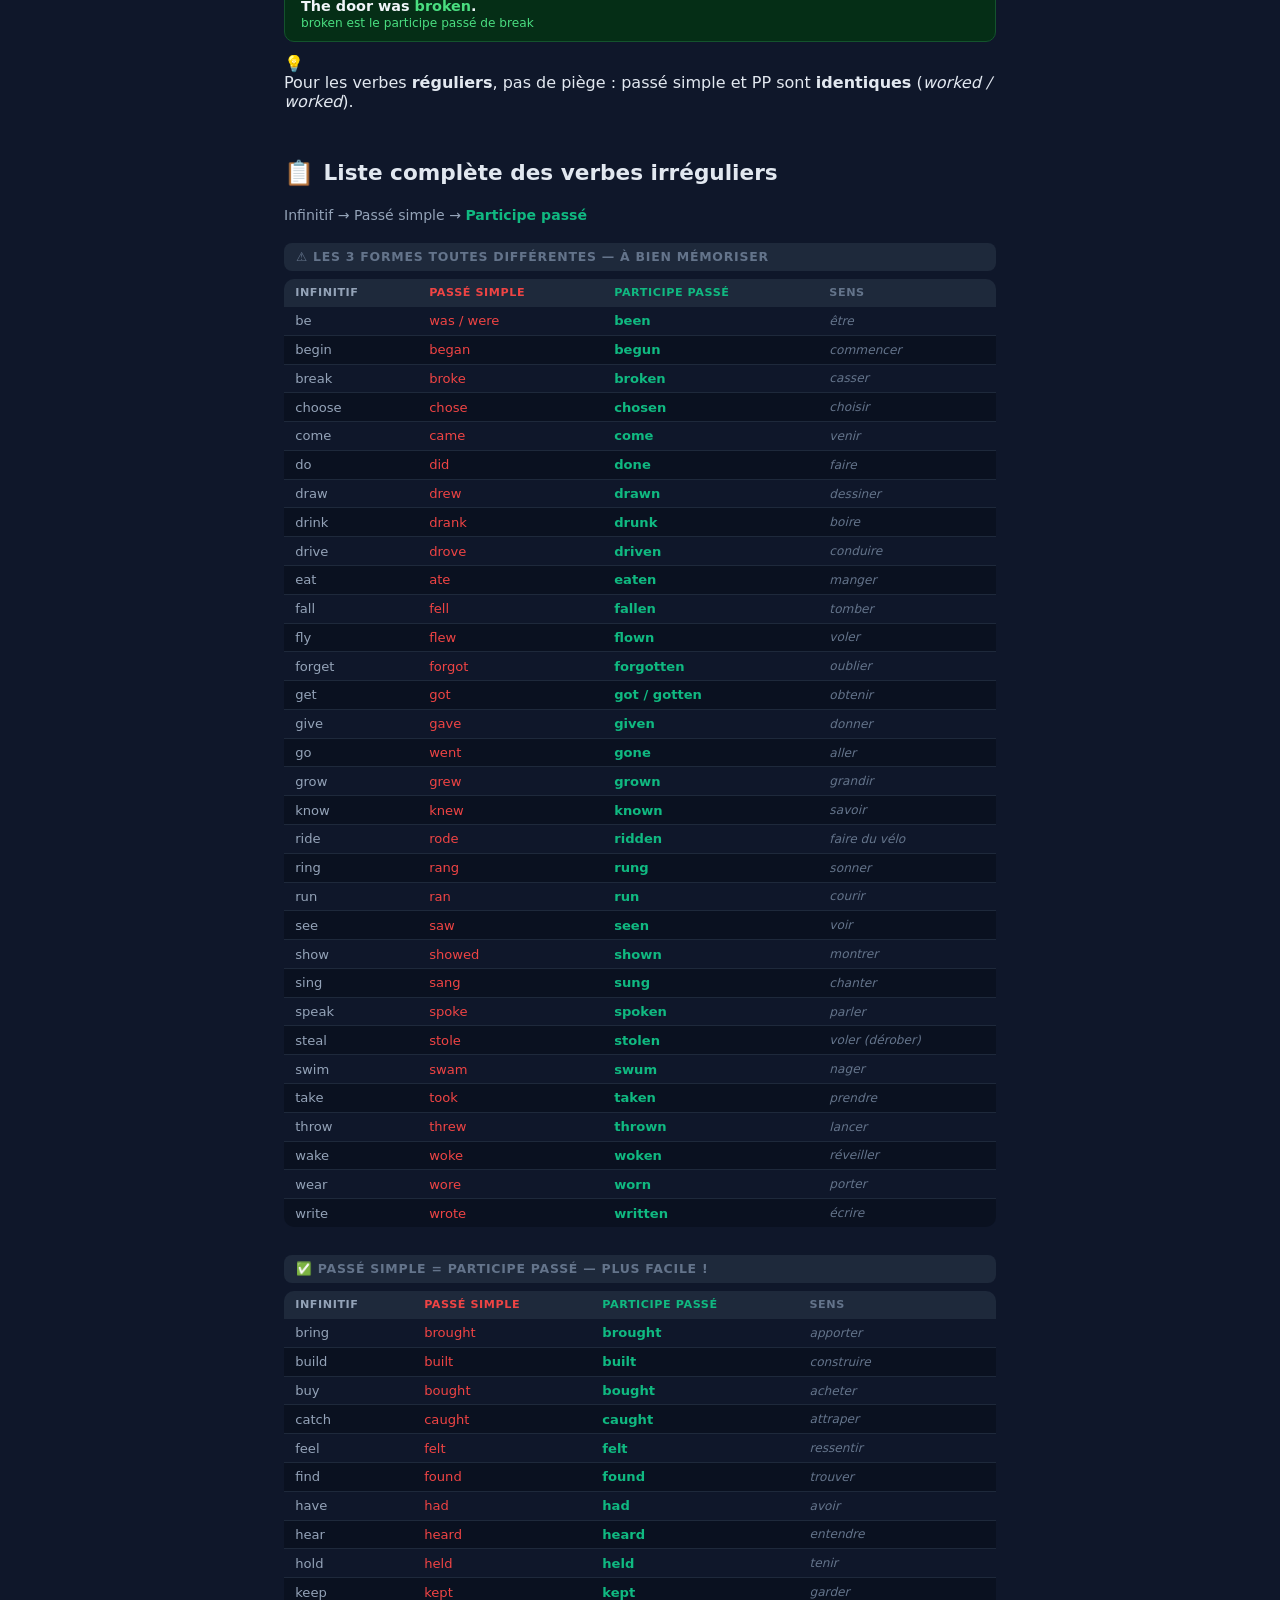
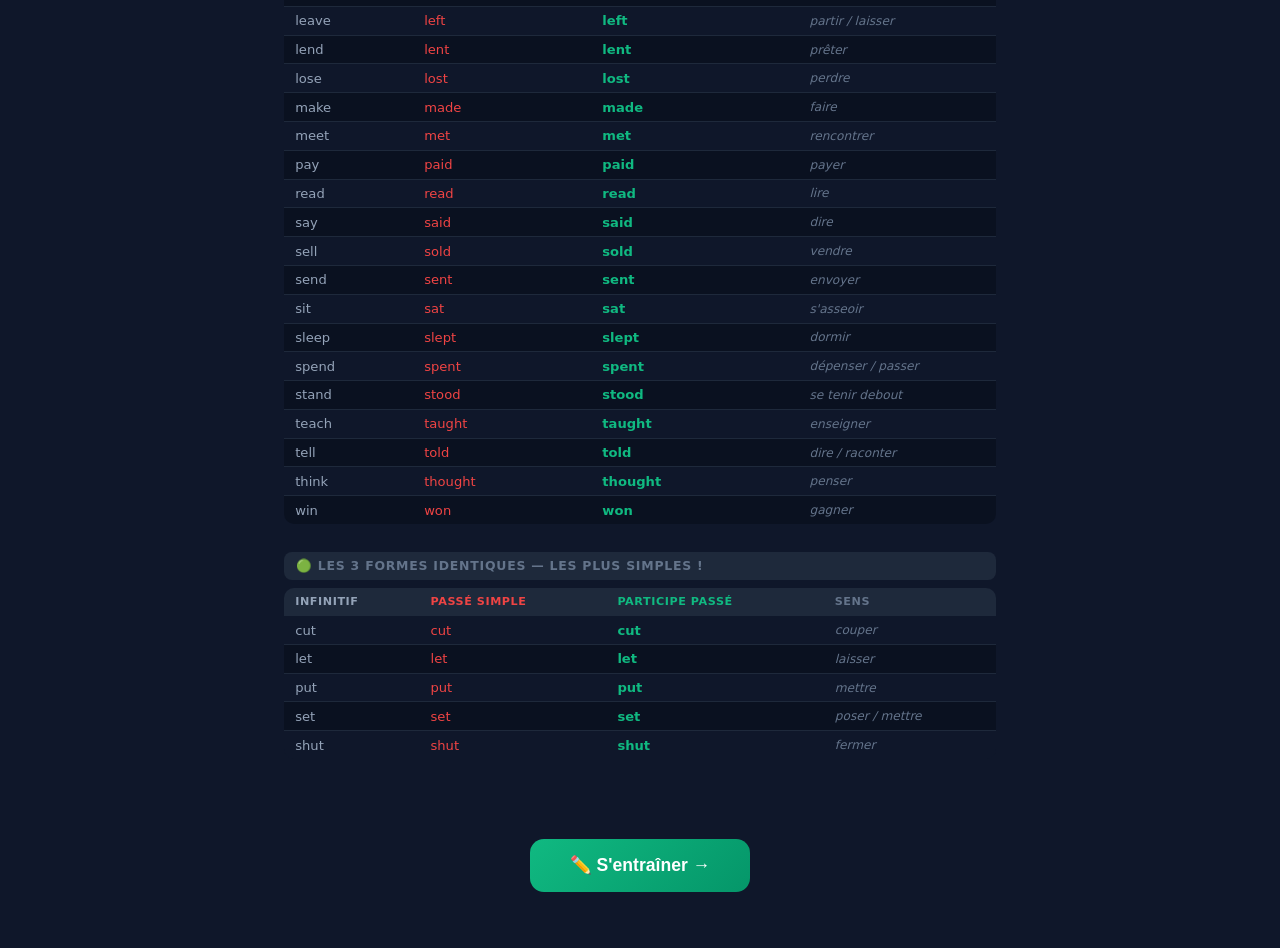
<file: theory-past-participle.html>
<!DOCTYPE html>
<html lang="fr">
<head>
<meta charset="UTF-8">
<meta name="viewport" content="width=device-width,initial-scale=1">
<title>Participe Passé — ENG Hub</title>
<link rel="stylesheet" href="styles.css">
<link rel="stylesheet" href="theory.css">
<style>
.form-grid{display:grid;grid-template-columns:1fr 1fr;gap:1rem;margin-bottom:1.25rem;}
@media(max-width:480px){.form-grid{grid-template-columns:1fr;}}
.form-card{background:#1e293b;border-radius:14px;padding:1.25rem;border-top:4px solid var(--fc,#10b981);}
.form-card h4{font-size:1rem;font-weight:800;color:var(--fc,#10b981);margin-bottom:.75rem;}
.form-rule{background:#0f172a;border-radius:8px;padding:.5rem .85rem;font-family:monospace;font-size:.9rem;color:#e2e8f0;margin-bottom:.75rem;}
.form-ex{font-size:.85rem;color:#94a3b8;margin-bottom:.3rem;}
.form-ex strong{color:#f1f5f9;}
.use-block{background:#1e293b;border-radius:16px;padding:1.35rem;border-left:5px solid var(--uc,#10b981);margin-bottom:1rem;}
.use-num{font-size:.7rem;font-weight:700;text-transform:uppercase;letter-spacing:.08em;color:var(--uc,#10b981);margin-bottom:.25rem;}
.use-block h3{font-size:1.2rem;font-weight:900;color:var(--uc,#10b981);margin-bottom:.5rem;}
.use-formula{background:#0f172a;border-radius:8px;padding:.55rem .9rem;font-family:monospace;font-size:.9rem;color:#e2e8f0;margin-bottom:.9rem;}
.use-ex{font-size:.87rem;color:#cbd5e1;padding-bottom:.4rem;border-bottom:1px solid #293548;margin-bottom:.4rem;}
.use-ex:last-child{border-bottom:none;padding-bottom:0;margin-bottom:0;}
.use-ex .en{color:#60a5fa;font-weight:600;}
.use-ex .fr{color:#64748b;font-size:.8rem;margin-top:.1rem;}
.use-note{font-size:.8rem;color:#94a3b8;font-style:italic;margin-top:.65rem;padding-top:.55rem;border-top:1px solid #293548;}
.trap-intro{background:#1c0505;border:1px solid #7f1d1d;border-radius:12px;padding:1rem 1.25rem;margin-bottom:1.25rem;font-size:.9rem;color:#fca5a5;line-height:1.6;}
.trap-intro strong{color:#f87171;}
.cmp-table{width:100%;border-collapse:separate;border-spacing:0;margin-bottom:1.25rem;border-radius:12px;overflow:hidden;}
.cmp-table th{background:#1e293b;padding:.6rem .9rem;font-size:.75rem;font-weight:700;text-transform:uppercase;letter-spacing:.05em;text-align:left;}
.cmp-table th:nth-child(1){color:#64748b;}
.cmp-table th:nth-child(2){color:#ef4444;}
.cmp-table th:nth-child(3){color:#10b981;}
.cmp-table td{background:#0f172a;padding:.55rem .9rem;font-size:.85rem;border-top:1px solid #1e293b;}
.cmp-table tr:nth-child(even) td{background:#0a1120;}
.cmp-table td:nth-child(1){color:#94a3b8;font-style:italic;}
.cmp-table td:nth-child(2){color:#ef4444;font-weight:600;}
.cmp-table td:nth-child(3){color:#10b981;font-weight:600;}
.trap-pair{margin-bottom:.75rem;}
.trap-wrong{background:#1c0505;border:1px solid #7f1d1d;border-radius:10px 10px 0 0;padding:.65rem 1rem;}
.trap-right{background:#052e16;border:1px solid #14532d;border-radius:0 0 10px 10px;padding:.65rem 1rem;}
.trap-label{font-size:.68rem;font-weight:700;text-transform:uppercase;letter-spacing:.06em;margin-bottom:.2rem;}
.trap-label.bad{color:#ef4444;}
.trap-label.good{color:#10b981;}
.trap-phrase{font-size:.9rem;color:#f1f5f9;font-weight:600;}
.trap-reason{font-size:.76rem;margin-top:.15rem;}
.trap-reason.bad{color:#fca5a5;}
.trap-reason.good{color:#4ade80;}
.irreg-group{margin-bottom:1.75rem;}
.irreg-group-title{font-size:.78rem;font-weight:700;text-transform:uppercase;letter-spacing:.06em;color:#64748b;margin-bottom:.5rem;padding:.4rem .75rem;background:#1e293b;border-radius:8px;}
.irreg-tbl{width:100%;border-collapse:separate;border-spacing:0;border-radius:10px;overflow:hidden;}
.irreg-tbl th{background:#1e293b;padding:.45rem .7rem;font-size:.7rem;font-weight:700;text-transform:uppercase;letter-spacing:.05em;text-align:left;}
.irreg-tbl th:nth-child(1){color:#94a3b8;}
.irreg-tbl th:nth-child(2){color:#ef4444;}
.irreg-tbl th:nth-child(3){color:#10b981;}
.irreg-tbl th:nth-child(4){color:#64748b;}
.irreg-tbl td{background:#0f172a;padding:.4rem .7rem;font-size:.82rem;border-top:1px solid #1e293b;}
.irreg-tbl tr:nth-child(even) td{background:#0a1120;}
.irreg-tbl td:nth-child(1){color:#94a3b8;}
.irreg-tbl td:nth-child(2){color:#ef4444;}
.irreg-tbl td:nth-child(3){color:#10b981;font-weight:700;}
.irreg-tbl td:nth-child(4){color:#64748b;font-size:.76rem;font-style:italic;}
</style>
</head>
<body>
<div class="reading-bar" id="reading-bar"></div>
<div class="theory-page">
  <a href="index.html" class="back-btn">← Accueil</a>
  <div class="theory-hero">
    <h1>⏪ Le Participe Passé</h1>
    <p>Formation, 4 structures essentielles, différence avec le passé simple</p>
  </div>

  <nav class="sticky-nav">
    <div class="sticky-nav-inner">
      <button class="nav-tab active" data-target="formation">Formation</button>
      <button class="nav-tab" data-target="structures">4 Structures</button>
      <button class="nav-tab" data-target="piege">Passé simple ≠ PP</button>
      <button class="nav-tab" data-target="liste">Liste complète</button>
    </div>
  </nav>

  <!-- FORMATION -->
  <section class="theory-section" id="formation">
    <h2><span>📐</span> C'est quoi le participe passé ?</h2>
    <p style="color:#94a3b8;font-size:.9rem;margin-bottom:1.25rem;">Le <strong style="color:#10b981">participe passé</strong> est la <strong style="color:#f1f5f9">3ème forme d'un verbe</strong>. Il ne s'utilise <em>jamais seul</em> — toujours avec un auxiliaire : <strong style="color:#60a5fa">have</strong>, <strong style="color:#60a5fa">had</strong> ou <strong style="color:#60a5fa">be</strong>.</p>
    <div class="form-grid">
      <div class="form-card" style="--fc:#10b981">
        <h4>✅ Verbes réguliers</h4>
        <div class="form-rule">base + <strong>-ed</strong></div>
        <div class="form-ex">work → <strong>work<span style="color:#10b981">ed</span></strong></div>
        <div class="form-ex">call → <strong>call<span style="color:#10b981">ed</span></strong></div>
        <div class="form-ex">study → <strong>studi<span style="color:#10b981">ed</span></strong></div>
        <div class="form-ex">finish → <strong>finish<span style="color:#10b981">ed</span></strong></div>
        <div class="form-ex">love → <strong>lov<span style="color:#10b981">ed</span></strong></div>
      </div>
      <div class="form-card" style="--fc:#f59e0b">
        <h4>⚠️ Verbes irréguliers</h4>
        <div class="form-rule">Forme unique — à mémoriser</div>
        <div class="form-ex">take → <strong style="color:#f59e0b">taken</strong></div>
        <div class="form-ex">eat → <strong style="color:#f59e0b">eaten</strong></div>
        <div class="form-ex">break → <strong style="color:#f59e0b">broken</strong></div>
        <div class="form-ex">go → <strong style="color:#f59e0b">gone</strong></div>
        <div class="form-ex">see → <strong style="color:#f59e0b">seen</strong></div>
      </div>
    </div>
    <div class="tip-block">
      <div class="tip-icon">💡</div>
      <p>En français ça correspond à <strong>mangé, fini, pris, cassé</strong>. En anglais c'est pareil — la forme dépend du verbe.</p>
    </div>
  </section>

  <!-- STRUCTURES -->
  <section class="theory-section" id="structures">
    <h2><span>🏗️</span> 4 structures qui utilisent le participe passé</h2>

    <div class="use-block" style="--uc:#10b981">
      <div class="use-num">Structure 1</div>
      <h3>Present Perfect</h3>
      <div class="use-formula">Subject + <strong>have / has</strong> + PP</div>
      <div class="use-ex"><div class="en">I have <strong>eaten</strong>.</div><div class="fr">J'ai mangé. <em>(lié au présent)</em></div></div>
      <div class="use-ex"><div class="en">She has <strong>finished</strong> her work.</div><div class="fr">Elle a fini son travail.</div></div>
      <div class="use-ex"><div class="en">They have <strong>travelled</strong> to Japan.</div><div class="fr">Ils ont voyagé au Japon. <em>(expérience de vie)</em></div></div>
      <div class="use-ex"><div class="en">He has <strong>broken</strong> the window.</div><div class="fr">Il a cassé la fenêtre. <em>(résultat encore visible)</em></div></div>
      <div class="use-note">⚡ <strong>have</strong> avec I/you/we/they — <strong>has</strong> avec he/she/it</div>
    </div>

    <div class="use-block" style="--uc:#6366f1">
      <div class="use-num">Structure 2</div>
      <h3>Past Perfect — Plus-que-parfait</h3>
      <div class="use-formula">Subject + <strong>had</strong> + PP</div>
      <div class="use-ex"><div class="en">He had already <strong>eaten</strong> when I arrived.</div><div class="fr">Il avait déjà mangé quand je suis arrivé.</div></div>
      <div class="use-ex"><div class="en">She had <strong>studied</strong> all night.</div><div class="fr">Elle avait étudié toute la nuit.</div></div>
      <div class="use-ex"><div class="en">They had never <strong>travelled</strong> abroad.</div><div class="fr">Ils n'avaient jamais voyagé à l'étranger.</div></div>
      <div class="use-note">⚡ <strong>had</strong> ne change jamais — même pour he/she/it. Pour une action encore plus loin dans le passé.</div>
    </div>

    <div class="use-block" style="--uc:#f59e0b">
      <div class="use-num">Structure 3</div>
      <h3>Modal + have — Regret · Possibilité · Certitude</h3>
      <div class="use-formula">Subject + <strong>should / could / must / would</strong> + have + PP</div>
      <div class="use-ex"><div class="en">I should have <strong>called</strong>.</div><div class="fr">J'aurais dû appeler. <em>(regret)</em></div></div>
      <div class="use-ex"><div class="en">She could have <strong>come</strong>.</div><div class="fr">Elle aurait pu venir. <em>(possibilité passée)</em></div></div>
      <div class="use-ex"><div class="en">He must have <strong>forgotten</strong>.</div><div class="fr">Il a dû oublier. <em>(certitude sur le passé)</em></div></div>
      <div class="use-ex"><div class="en">We would have <strong>stayed</strong>.</div><div class="fr">Nous serions restés. <em>(conditionnel passé)</em></div></div>
      <div class="use-note">⚡ Le <strong>have</strong> entre modal et PP est obligatoire — il signale qu'on parle du passé.</div>
    </div>

    <div class="use-block" style="--uc:#ec4899">
      <div class="use-num">Structure 4</div>
      <h3>Voix passive</h3>
      <div class="use-formula">Subject + <strong>be</strong> (conjugué) + PP</div>
      <div class="use-ex"><div class="en">The window <strong>was broken</strong>.</div><div class="fr">La fenêtre a été cassée. <em>(on ne sait pas qui)</em></div></div>
      <div class="use-ex"><div class="en">The letter <strong>was sent</strong>.</div><div class="fr">La lettre a été envoyée.</div></div>
      <div class="use-ex"><div class="en">The book <strong>was written</strong> in 1984.</div><div class="fr">Le livre a été écrit en 1984.</div></div>
      <div class="use-ex"><div class="en">The meal <strong>is prepared</strong>.</div><div class="fr">Le repas est préparé.</div></div>
      <div class="use-note">⚡ <strong>be</strong> se conjugue selon le temps (is/are/was/were). Le PP ne change pas.</div>
    </div>
  </section>

  <!-- LE PIÈGE -->
  <section class="theory-section" id="piege">
    <h2><span>⚠️</span> Le piège : Passé simple ≠ Participe passé</h2>
    <div class="trap-intro">
      <strong>Attention !</strong> Pour les verbes irréguliers, le passé simple et le participe passé sont souvent <strong>différents</strong>.<br><br>
      <strong>Règle simple :</strong> si tu vois <em>have / has / had / be</em> devant → <strong style="color:#4ade80">participe passé</strong>. Verbe seul → <strong style="color:#f87171">passé simple</strong>.
    </div>
    <table class="cmp-table">
      <thead><tr><th>Verbe</th><th>Passé simple — seul</th><th>Participe passé — avec auxiliaire</th></tr></thead>
      <tbody>
        <tr><td>eat</td><td>I <strong>ate</strong> yesterday.</td><td>I have <strong>eaten</strong>.</td></tr>
        <tr><td>go</td><td>She <strong>went</strong> home.</td><td>She has <strong>gone</strong>.</td></tr>
        <tr><td>see</td><td>He <strong>saw</strong> the film.</td><td>He has <strong>seen</strong> it.</td></tr>
        <tr><td>take</td><td>They <strong>took</strong> the bus.</td><td>They have <strong>taken</strong> it.</td></tr>
        <tr><td>break</td><td>She <strong>broke</strong> it.</td><td>It <strong>was broken</strong>.</td></tr>
        <tr><td>speak</td><td>I <strong>spoke</strong> to him.</td><td>We have <strong>spoken</strong>.</td></tr>
        <tr><td>write</td><td>He <strong>wrote</strong> a letter.</td><td>It <strong>was written</strong> by him.</td></tr>
        <tr><td>work ✅</td><td>She <strong>worked</strong> hard.</td><td>She has <strong>worked</strong> hard.</td></tr>
      </tbody>
    </table>
    <div class="trap-pair">
      <div class="trap-wrong"><div class="trap-label bad">❌ Faux</div><div class="trap-phrase">I have <span style="color:#f87171">went</span> to Paris.</div><div class="trap-reason bad">went est le passé simple — interdit après "have"</div></div>
      <div class="trap-right"><div class="trap-label good">✅ Correct</div><div class="trap-phrase">I have <span style="color:#4ade80">gone</span> to Paris.</div><div class="trap-reason good">gone est le participe passé de go</div></div>
    </div>
    <div class="trap-pair">
      <div class="trap-wrong"><div class="trap-label bad">❌ Faux</div><div class="trap-phrase">She has <span style="color:#f87171">saw</span> the movie.</div><div class="trap-reason bad">saw est le passé simple de see</div></div>
      <div class="trap-right"><div class="trap-label good">✅ Correct</div><div class="trap-phrase">She has <span style="color:#4ade80">seen</span> the movie.</div><div class="trap-reason good">seen est le participe passé de see</div></div>
    </div>
    <div class="trap-pair">
      <div class="trap-wrong"><div class="trap-label bad">❌ Faux</div><div class="trap-phrase">The door was <span style="color:#f87171">broke</span>.</div><div class="trap-reason bad">broke est le passé simple de break</div></div>
      <div class="trap-right"><div class="trap-label good">✅ Correct</div><div class="trap-phrase">The door was <span style="color:#4ade80">broken</span>.</div><div class="trap-reason good">broken est le participe passé de break</div></div>
    </div>
    <div class="tip-block">
      <div class="tip-icon">💡</div>
      <p>Pour les verbes <strong>réguliers</strong>, pas de piège : passé simple et PP sont <strong>identiques</strong> (<em>worked / worked</em>).</p>
    </div>
  </section>

  <!-- LISTE COMPLÈTE -->
  <section class="theory-section" id="liste">
    <h2><span>📋</span> Liste complète des verbes irréguliers</h2>
    <p style="color:#94a3b8;font-size:.88rem;margin-bottom:1.25rem;">Infinitif → Passé simple → <strong style="color:#10b981">Participe passé</strong></p>

    <div class="irreg-group">
      <div class="irreg-group-title">⚠️ Les 3 formes toutes différentes — à bien mémoriser</div>
      <table class="irreg-tbl">
        <thead><tr><th>Infinitif</th><th>Passé simple</th><th>Participe passé</th><th>Sens</th></tr></thead>
        <tbody>
          <tr><td>be</td><td>was / were</td><td>been</td><td>être</td></tr>
          <tr><td>begin</td><td>began</td><td>begun</td><td>commencer</td></tr>
          <tr><td>break</td><td>broke</td><td>broken</td><td>casser</td></tr>
          <tr><td>choose</td><td>chose</td><td>chosen</td><td>choisir</td></tr>
          <tr><td>come</td><td>came</td><td>come</td><td>venir</td></tr>
          <tr><td>do</td><td>did</td><td>done</td><td>faire</td></tr>
          <tr><td>draw</td><td>drew</td><td>drawn</td><td>dessiner</td></tr>
          <tr><td>drink</td><td>drank</td><td>drunk</td><td>boire</td></tr>
          <tr><td>drive</td><td>drove</td><td>driven</td><td>conduire</td></tr>
          <tr><td>eat</td><td>ate</td><td>eaten</td><td>manger</td></tr>
          <tr><td>fall</td><td>fell</td><td>fallen</td><td>tomber</td></tr>
          <tr><td>fly</td><td>flew</td><td>flown</td><td>voler</td></tr>
          <tr><td>forget</td><td>forgot</td><td>forgotten</td><td>oublier</td></tr>
          <tr><td>get</td><td>got</td><td>got / gotten</td><td>obtenir</td></tr>
          <tr><td>give</td><td>gave</td><td>given</td><td>donner</td></tr>
          <tr><td>go</td><td>went</td><td>gone</td><td>aller</td></tr>
          <tr><td>grow</td><td>grew</td><td>grown</td><td>grandir</td></tr>
          <tr><td>know</td><td>knew</td><td>known</td><td>savoir</td></tr>
          <tr><td>ride</td><td>rode</td><td>ridden</td><td>faire du vélo</td></tr>
          <tr><td>ring</td><td>rang</td><td>rung</td><td>sonner</td></tr>
          <tr><td>run</td><td>ran</td><td>run</td><td>courir</td></tr>
          <tr><td>see</td><td>saw</td><td>seen</td><td>voir</td></tr>
          <tr><td>show</td><td>showed</td><td>shown</td><td>montrer</td></tr>
          <tr><td>sing</td><td>sang</td><td>sung</td><td>chanter</td></tr>
          <tr><td>speak</td><td>spoke</td><td>spoken</td><td>parler</td></tr>
          <tr><td>steal</td><td>stole</td><td>stolen</td><td>voler (dérober)</td></tr>
          <tr><td>swim</td><td>swam</td><td>swum</td><td>nager</td></tr>
          <tr><td>take</td><td>took</td><td>taken</td><td>prendre</td></tr>
          <tr><td>throw</td><td>threw</td><td>thrown</td><td>lancer</td></tr>
          <tr><td>wake</td><td>woke</td><td>woken</td><td>réveiller</td></tr>
          <tr><td>wear</td><td>wore</td><td>worn</td><td>porter</td></tr>
          <tr><td>write</td><td>wrote</td><td>written</td><td>écrire</td></tr>
        </tbody>
      </table>
    </div>

    <div class="irreg-group">
      <div class="irreg-group-title">✅ Passé simple = Participe passé — plus facile !</div>
      <table class="irreg-tbl">
        <thead><tr><th>Infinitif</th><th>Passé simple</th><th>Participe passé</th><th>Sens</th></tr></thead>
        <tbody>
          <tr><td>bring</td><td>brought</td><td>brought</td><td>apporter</td></tr>
          <tr><td>build</td><td>built</td><td>built</td><td>construire</td></tr>
          <tr><td>buy</td><td>bought</td><td>bought</td><td>acheter</td></tr>
          <tr><td>catch</td><td>caught</td><td>caught</td><td>attraper</td></tr>
          <tr><td>feel</td><td>felt</td><td>felt</td><td>ressentir</td></tr>
          <tr><td>find</td><td>found</td><td>found</td><td>trouver</td></tr>
          <tr><td>have</td><td>had</td><td>had</td><td>avoir</td></tr>
          <tr><td>hear</td><td>heard</td><td>heard</td><td>entendre</td></tr>
          <tr><td>hold</td><td>held</td><td>held</td><td>tenir</td></tr>
          <tr><td>keep</td><td>kept</td><td>kept</td><td>garder</td></tr>
          <tr><td>leave</td><td>left</td><td>left</td><td>partir / laisser</td></tr>
          <tr><td>lend</td><td>lent</td><td>lent</td><td>prêter</td></tr>
          <tr><td>lose</td><td>lost</td><td>lost</td><td>perdre</td></tr>
          <tr><td>make</td><td>made</td><td>made</td><td>faire</td></tr>
          <tr><td>meet</td><td>met</td><td>met</td><td>rencontrer</td></tr>
          <tr><td>pay</td><td>paid</td><td>paid</td><td>payer</td></tr>
          <tr><td>read</td><td>read</td><td>read</td><td>lire</td></tr>
          <tr><td>say</td><td>said</td><td>said</td><td>dire</td></tr>
          <tr><td>sell</td><td>sold</td><td>sold</td><td>vendre</td></tr>
          <tr><td>send</td><td>sent</td><td>sent</td><td>envoyer</td></tr>
          <tr><td>sit</td><td>sat</td><td>sat</td><td>s'asseoir</td></tr>
          <tr><td>sleep</td><td>slept</td><td>slept</td><td>dormir</td></tr>
          <tr><td>spend</td><td>spent</td><td>spent</td><td>dépenser / passer</td></tr>
          <tr><td>stand</td><td>stood</td><td>stood</td><td>se tenir debout</td></tr>
          <tr><td>teach</td><td>taught</td><td>taught</td><td>enseigner</td></tr>
          <tr><td>tell</td><td>told</td><td>told</td><td>dire / raconter</td></tr>
          <tr><td>think</td><td>thought</td><td>thought</td><td>penser</td></tr>
          <tr><td>win</td><td>won</td><td>won</td><td>gagner</td></tr>
        </tbody>
      </table>
    </div>

    <div class="irreg-group">
      <div class="irreg-group-title">🟢 Les 3 formes identiques — les plus simples !</div>
      <table class="irreg-tbl">
        <thead><tr><th>Infinitif</th><th>Passé simple</th><th>Participe passé</th><th>Sens</th></tr></thead>
        <tbody>
          <tr><td>cut</td><td>cut</td><td>cut</td><td>couper</td></tr>
          <tr><td>let</td><td>let</td><td>let</td><td>laisser</td></tr>
          <tr><td>put</td><td>put</td><td>put</td><td>mettre</td></tr>
          <tr><td>set</td><td>set</td><td>set</td><td>poser / mettre</td></tr>
          <tr><td>shut</td><td>shut</td><td>shut</td><td>fermer</td></tr>
        </tbody>
      </table>
    </div>
  </section>

  <div class="cta-section">
    <button class="cta-btn" onclick="location.href='quiz.html?lesson=past-participle-1'">✏️ S'entraîner →</button>
  </div>
</div>

<script>
window.addEventListener('scroll',()=>{
    const h=document.documentElement;
    const pct=(h.scrollTop/(h.scrollHeight-h.clientHeight))*100;
    document.getElementById('reading-bar').style.width=pct+'%';
});
(function(){
    const tabs=document.querySelectorAll('.nav-tab');
    const sections=document.querySelectorAll('.theory-section');
    const observer=new IntersectionObserver(entries=>{
        entries.forEach(e=>{
            if(e.isIntersecting){tabs.forEach(t=>t.classList.toggle('active',t.dataset.target===e.target.id));}
        });
    },{threshold:0.2});
    sections.forEach(s=>observer.observe(s));
    tabs.forEach(tab=>tab.addEventListener('click',()=>{
        document.getElementById(tab.dataset.target)?.scrollIntoView({behavior:'smooth'});
    }));
})();
</script>
</body>
</html>
</file>
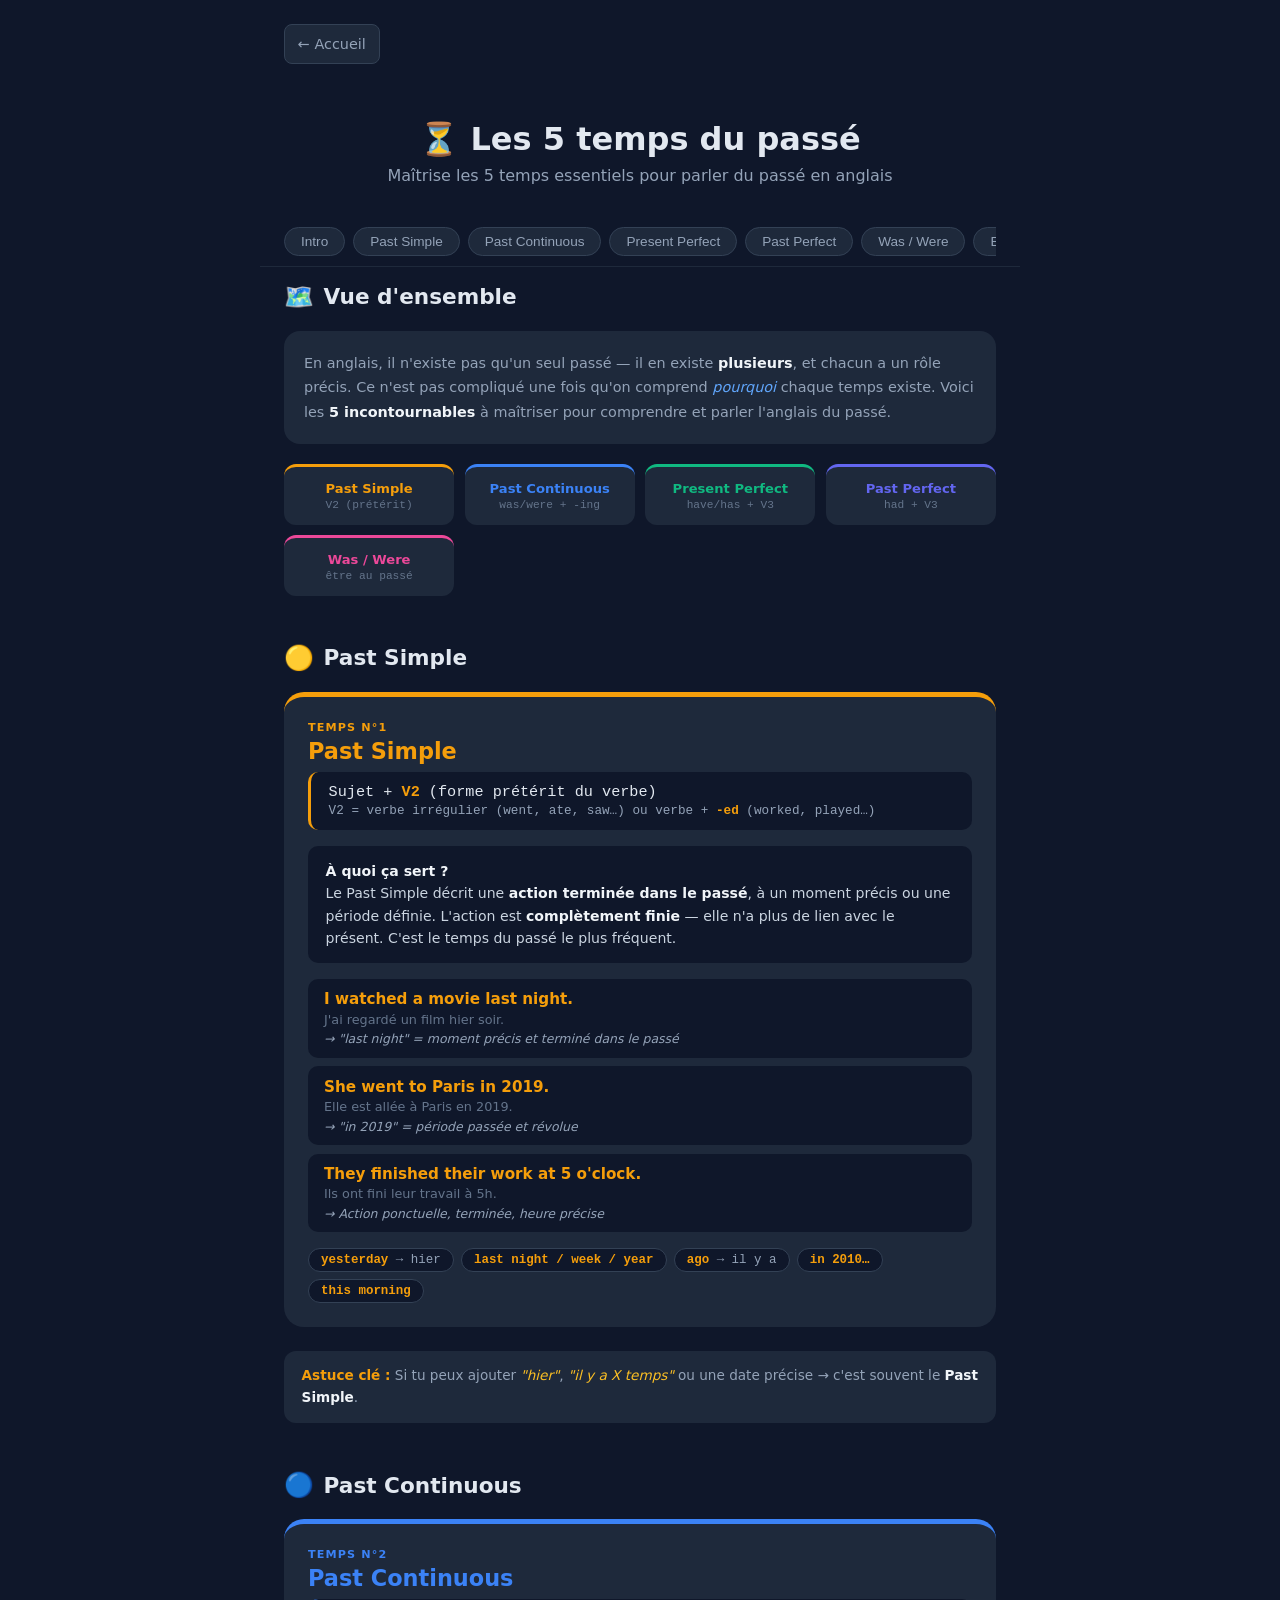
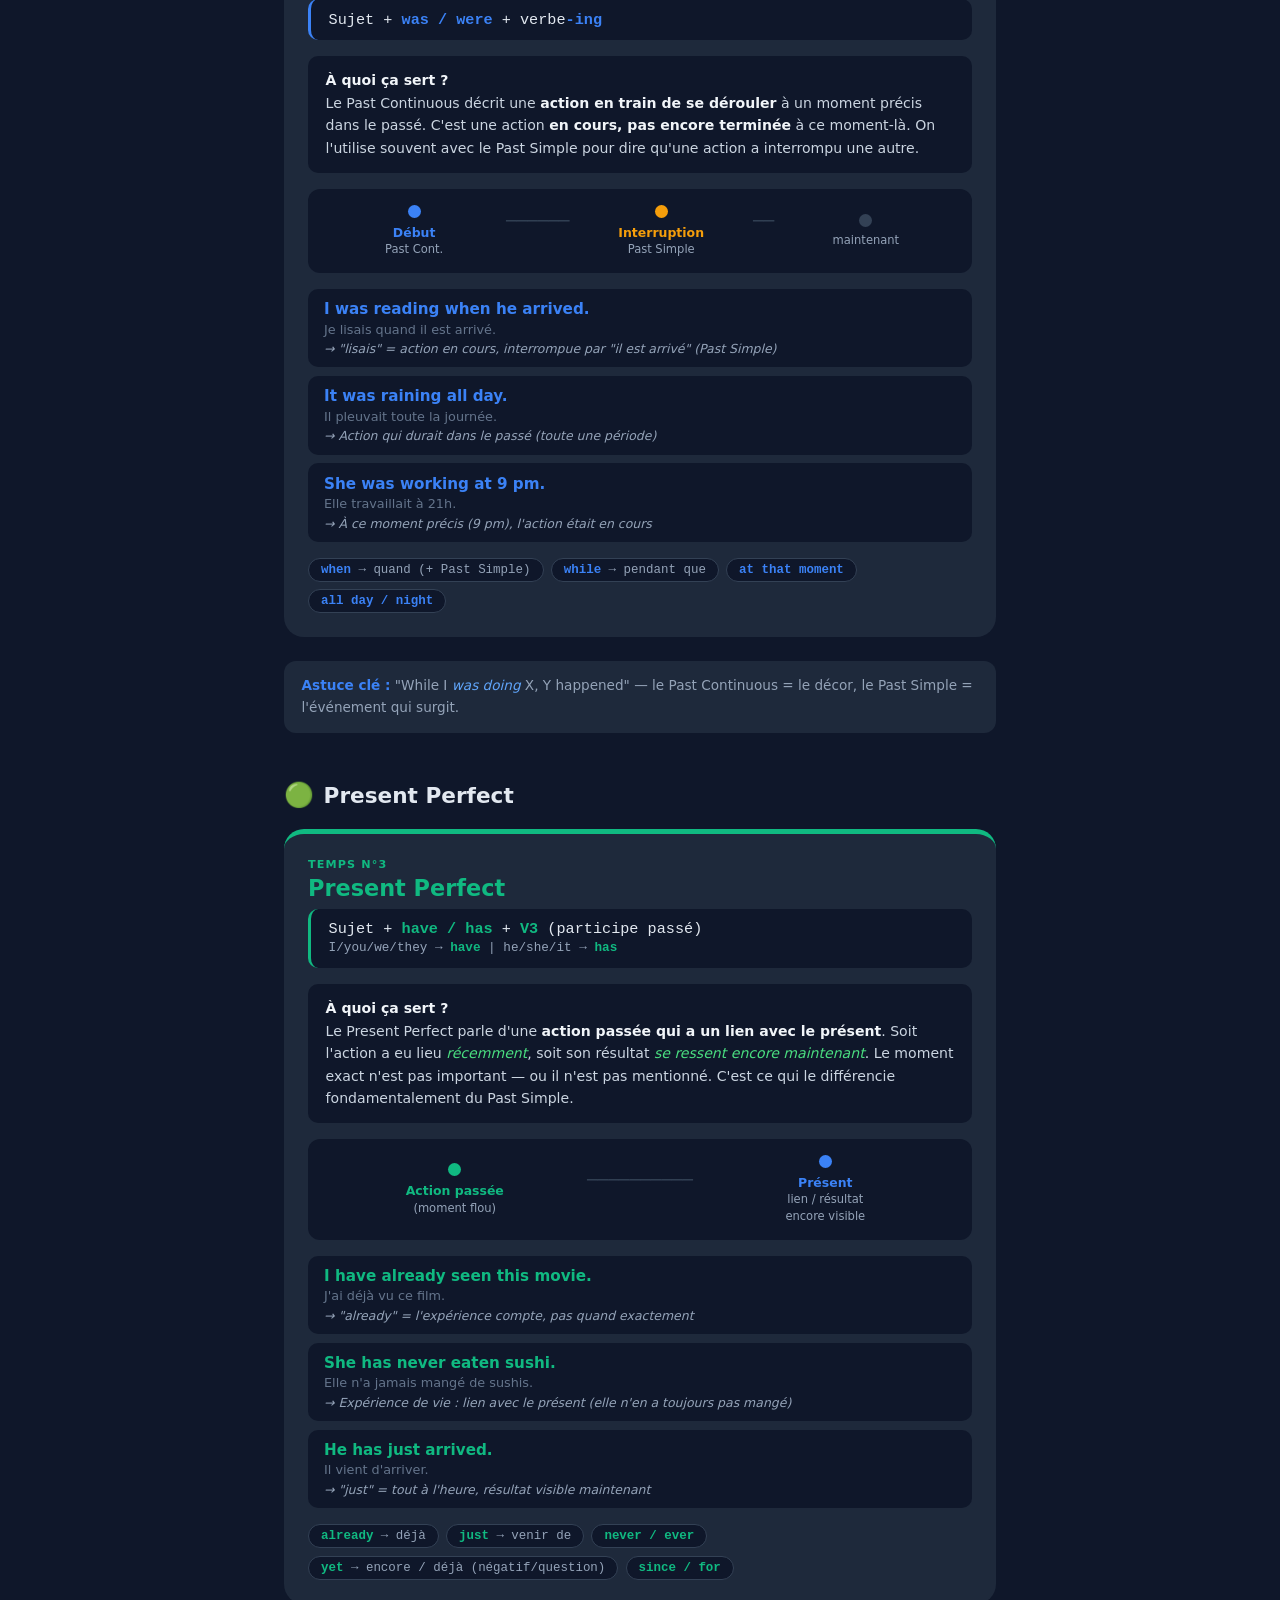
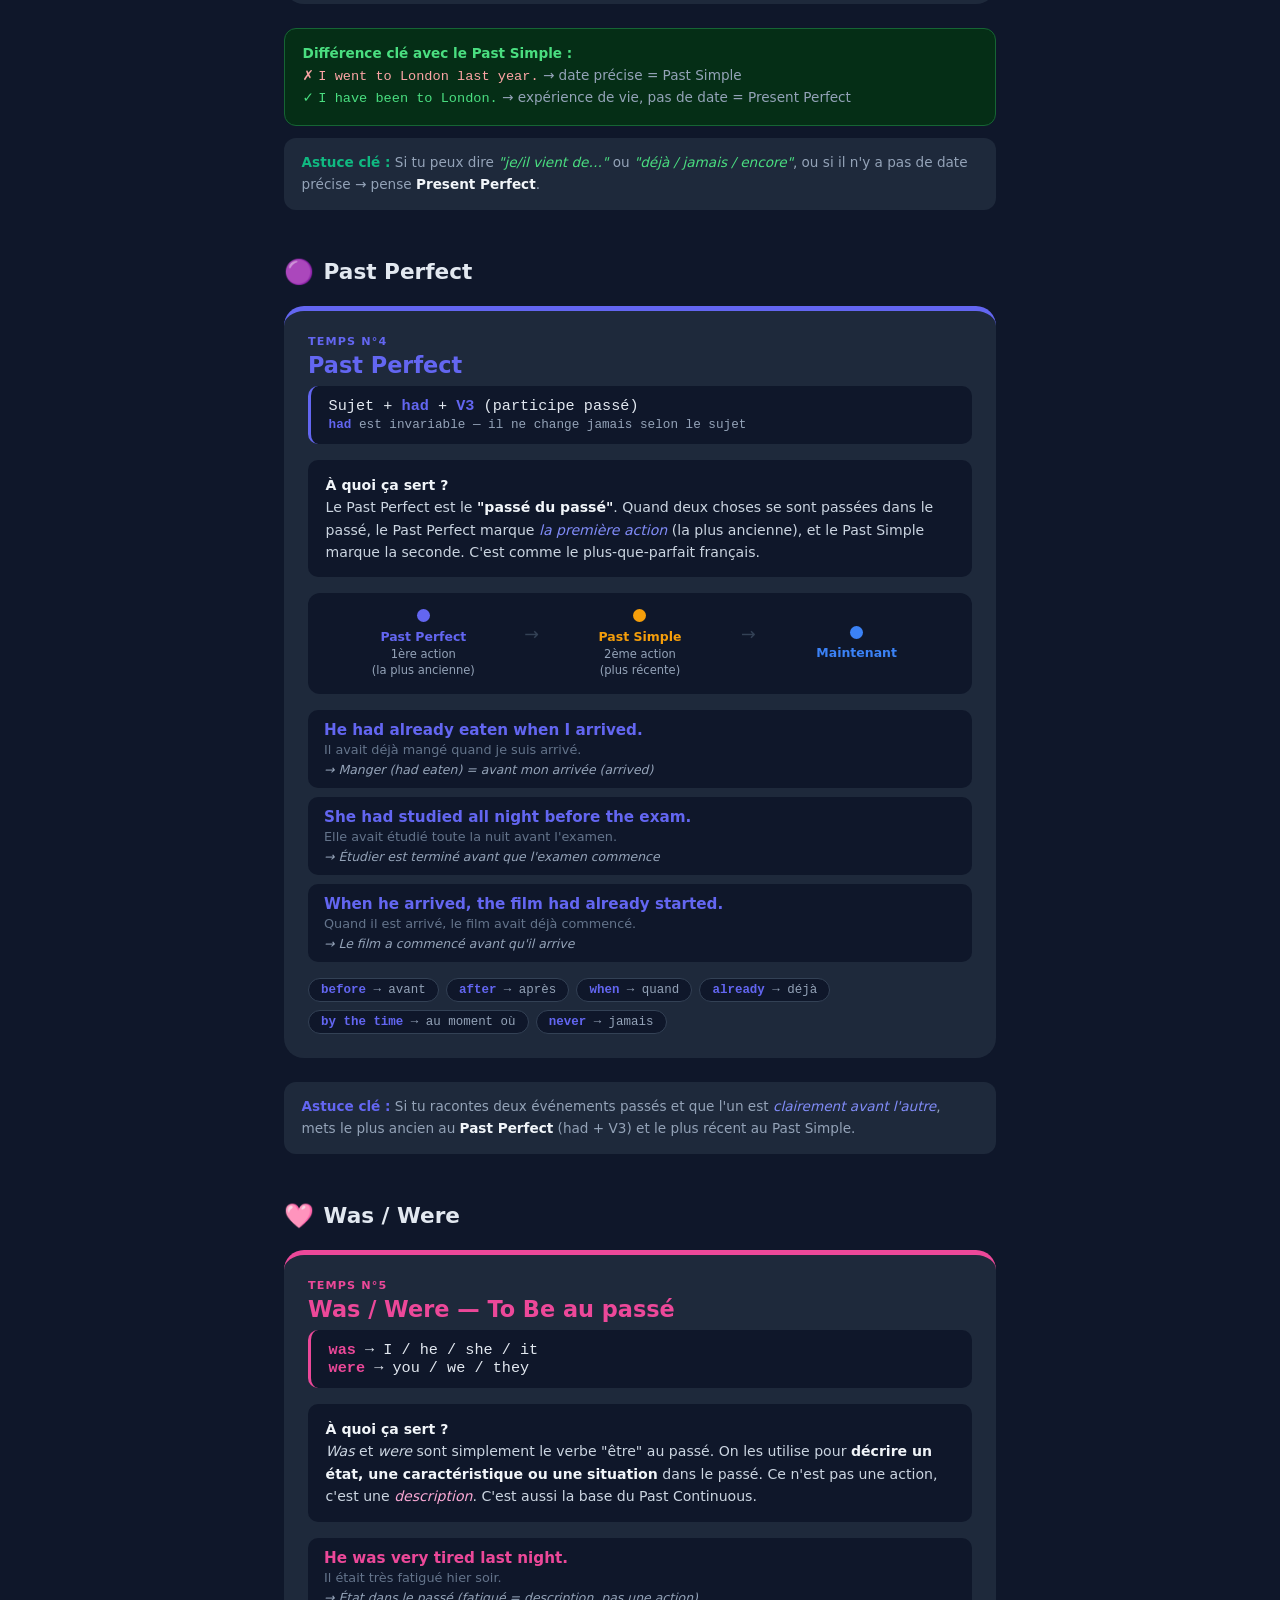
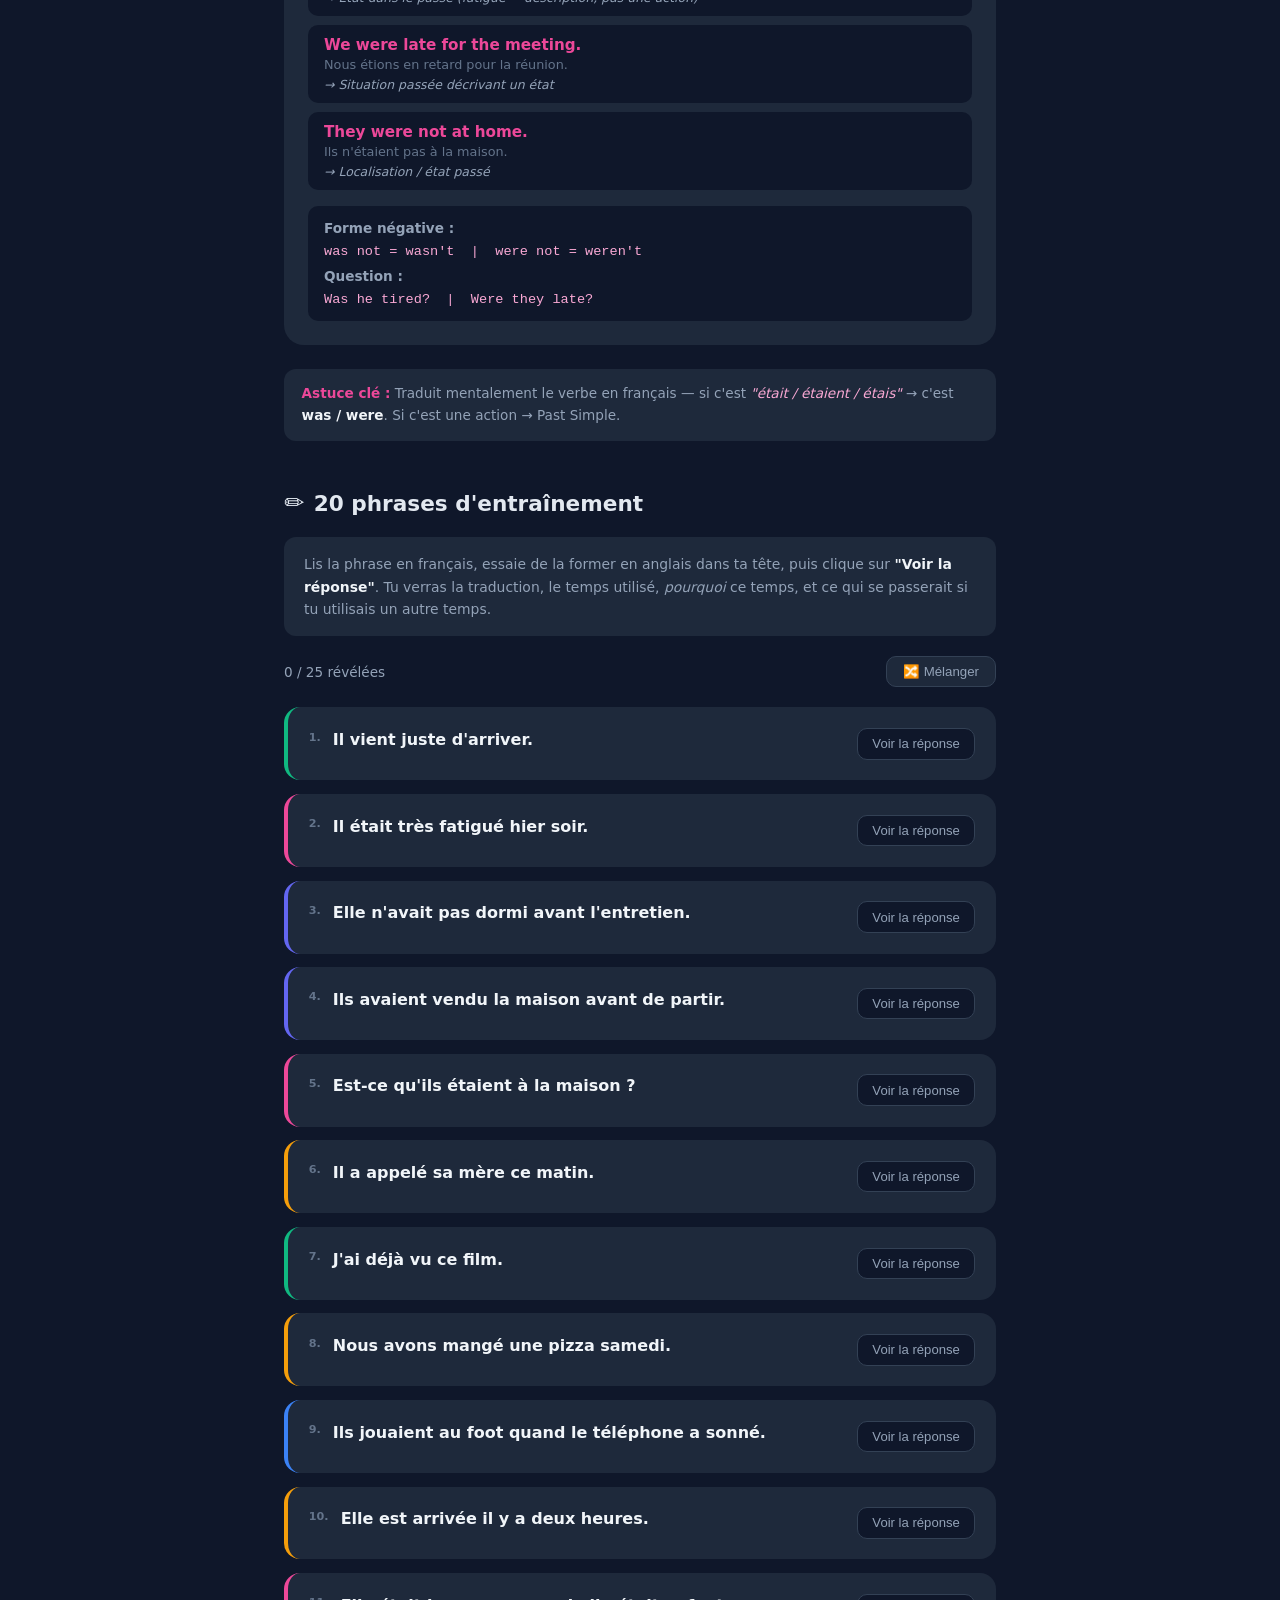
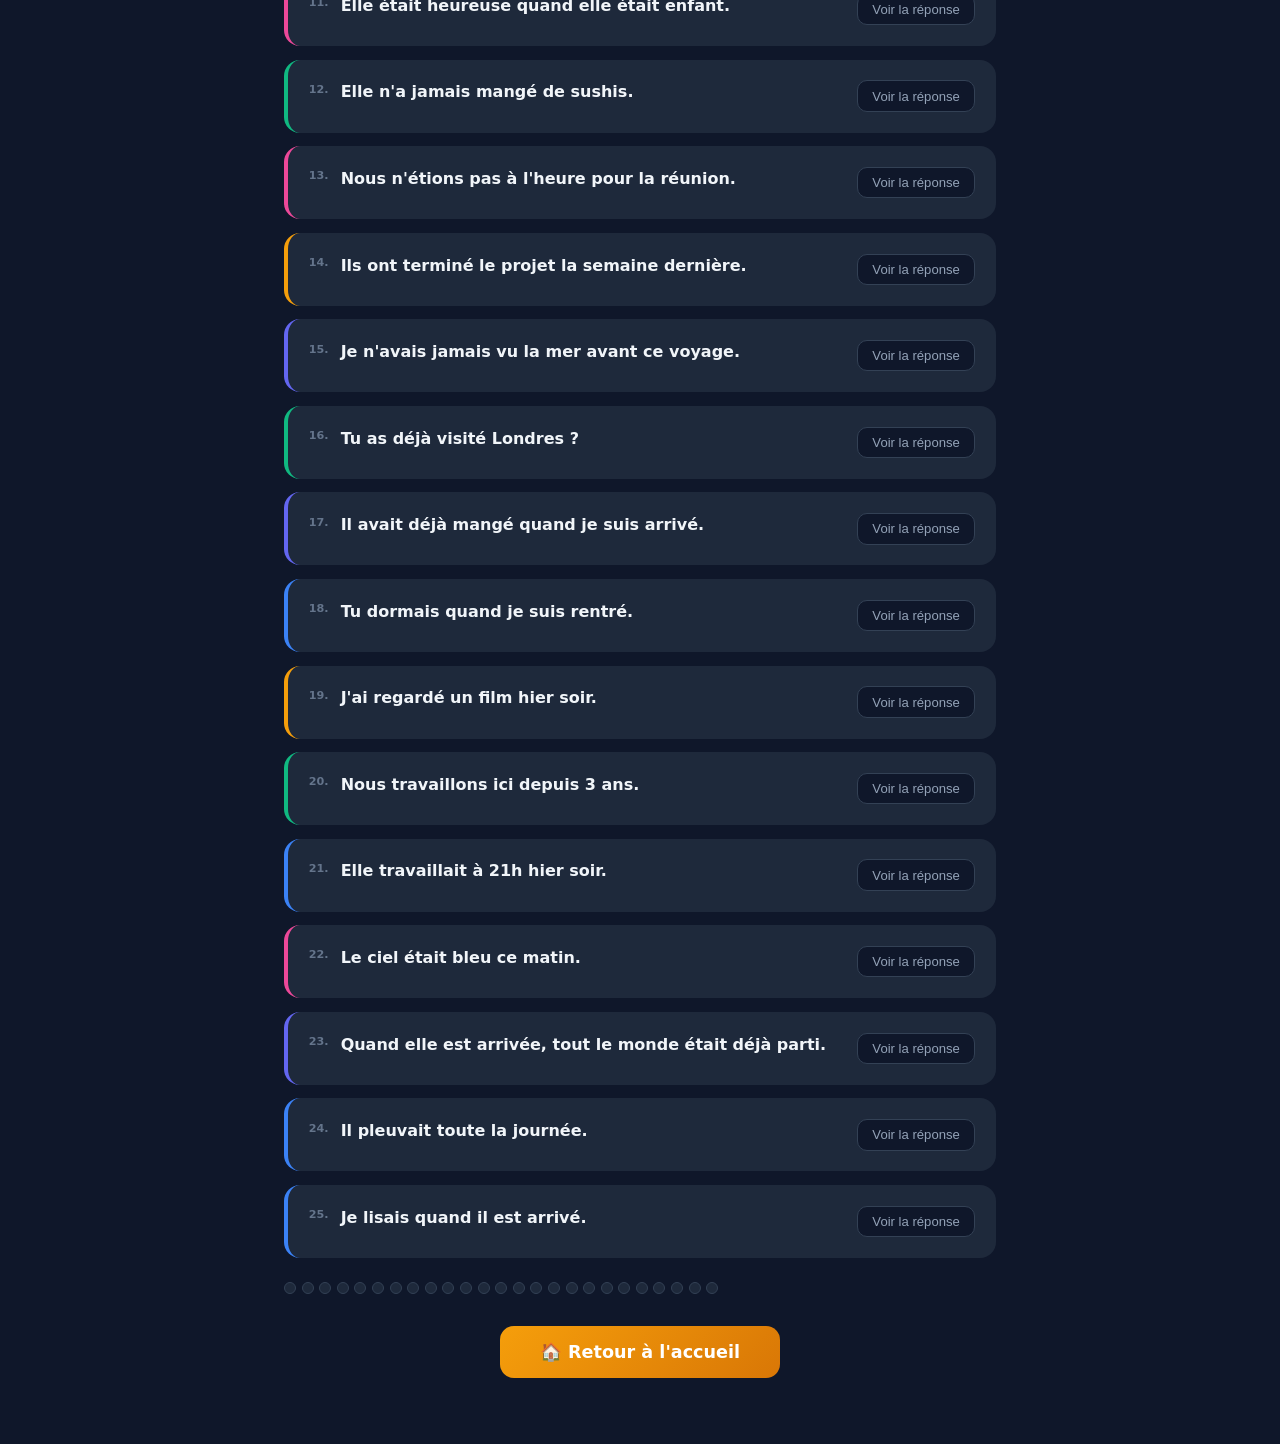
<file: theory-past-tenses.html>
<!DOCTYPE html>
<html lang="fr">
<head>
<meta charset="UTF-8">
<meta name="viewport" content="width=device-width,initial-scale=1">
<title>Les 5 temps du passé — ENG Hub</title>
<link rel="stylesheet" href="styles.css">
<link rel="stylesheet" href="theory.css">
<style>
/* ── Tense block ── */
.tense-block{background:#1e293b;border-radius:20px;padding:1.5rem;margin-bottom:1.5rem;border-top:5px solid var(--tc,#3b82f6);}
.tense-num{font-size:.7rem;font-weight:700;text-transform:uppercase;letter-spacing:.1em;color:var(--tc,#3b82f6);margin-bottom:.25rem;}
.tense-title{font-size:1.4rem;font-weight:900;color:var(--tc,#3b82f6);margin-bottom:.5rem;}
.tense-formula{background:#0f172a;border-radius:10px;padding:.7rem 1.1rem;font-family:monospace;font-size:.95rem;color:#e2e8f0;margin-bottom:1rem;border-left:3px solid var(--tc,#3b82f6);}
.tense-formula strong{color:var(--tc,#3b82f6);}
.tense-when{background:#0f172a;border-radius:10px;padding:.85rem 1.1rem;margin-bottom:1rem;font-size:.88rem;color:#cbd5e1;line-height:1.6;}
.tense-when strong{color:#f1f5f9;}
.tense-examples{display:flex;flex-direction:column;gap:.55rem;}
.tense-ex{background:#0f172a;border-radius:10px;padding:.7rem 1rem;}
.tense-ex .en{font-weight:700;color:var(--tc,#3b82f6);font-size:.95rem;}
.tense-ex .fr{font-size:.8rem;color:#64748b;margin-top:.2rem;}
.tense-ex .why{font-size:.78rem;color:#94a3b8;margin-top:.3rem;font-style:italic;}
.keywords{display:flex;flex-wrap:wrap;gap:.45rem;margin-top:1rem;}
.kw{background:#0f172a;border:1px solid #334155;border-radius:999px;padding:.25rem .75rem;font-size:.78rem;color:#94a3b8;font-family:monospace;}
.kw strong{color:var(--tc,#3b82f6);}

/* ── Timeline ── */
.tl-strip{display:flex;align-items:center;gap:0;background:#0f172a;border-radius:12px;padding:1rem 1.25rem;overflow-x:auto;margin:1rem 0;}
.tl-node{text-align:center;flex:1;min-width:80px;}
.tl-dot{width:13px;height:13px;border-radius:50%;margin:0 auto .35rem;background:var(--dc,#334155);}
.tl-lbl{font-size:.72rem;color:#94a3b8;line-height:1.4;}
.tl-lbl strong{display:block;font-size:.78rem;color:#f1f5f9;}
.tl-arr{font-size:1.1rem;color:#334155;flex-shrink:0;padding:0 .35rem;margin-bottom:1.2rem;}

/* ── Intro section ── */
.intro-grid{display:grid;grid-template-columns:repeat(auto-fit,minmax(140px,1fr));gap:.65rem;margin:1.25rem 0;}
.intro-pill{border-radius:12px;padding:.85rem 1rem;text-align:center;background:#1e293b;border-top:3px solid var(--ic,#3b82f6);}
.intro-pill .name{font-size:.82rem;font-weight:800;color:var(--ic,#3b82f6);}
.intro-pill .struct{font-size:.7rem;color:#64748b;margin-top:.2rem;font-family:monospace;}

/* ── Exercise ── */
.ex-section{margin-top:3rem;}
.ex-header{display:flex;align-items:center;justify-content:space-between;flex-wrap:wrap;gap:.5rem;margin-bottom:1.25rem;}
.ex-counter{font-size:.85rem;color:#94a3b8;}
.shuffle-btn{background:#1e293b;border:1px solid #334155;border-radius:10px;padding:.45rem 1rem;font-size:.83rem;color:#94a3b8;cursor:pointer;transition:color .15s,border-color .15s;}
.shuffle-btn:hover{color:#f1f5f9;border-color:#4b5563;}

.ex-card{background:#1e293b;border-radius:16px;padding:1.3rem;margin-bottom:.85rem;border-left:4px solid var(--ec,#3b82f6);position:relative;}
.ex-card-top{display:flex;align-items:flex-start;justify-content:space-between;gap:.75rem;}
.ex-num{font-size:.7rem;font-weight:700;color:#64748b;flex-shrink:0;margin-top:.15rem;}
.ex-fr{font-size:1rem;font-weight:600;color:#f1f5f9;line-height:1.5;flex:1;}
.reveal-btn{background:#0f172a;border:1px solid #334155;border-radius:10px;padding:.45rem .9rem;font-size:.82rem;color:#94a3b8;cursor:pointer;white-space:nowrap;flex-shrink:0;transition:all .15s;}
.reveal-btn:hover{border-color:#4b5563;color:#f1f5f9;}
.reveal-btn.done{background:var(--ec,#3b82f6);border-color:var(--ec,#3b82f6);color:#fff;}

.ex-answer{display:none;margin-top:1rem;}
.ex-answer.visible{display:block;animation:fadeIn .25s ease;}
@keyframes fadeIn{from{opacity:0;transform:translateY(-4px)}to{opacity:1;transform:translateY(0)}}

.ex-en{font-size:1.05rem;font-weight:800;color:var(--ec,#3b82f6);background:#0f172a;border-radius:10px;padding:.7rem 1rem;margin-bottom:.75rem;font-family:monospace;}
.ex-tense-badge{display:inline-block;background:var(--ec,#3b82f6);color:#fff;border-radius:999px;padding:.2rem .75rem;font-size:.72rem;font-weight:700;text-transform:uppercase;letter-spacing:.06em;margin-bottom:.85rem;}

.ex-explain{display:flex;flex-direction:column;gap:.6rem;}
.ex-row{display:flex;gap:.55rem;align-items:flex-start;}
.ex-icon{font-size:.95rem;flex-shrink:0;width:1.3rem;text-align:center;margin-top:.05rem;}
.ex-label{font-size:.7rem;font-weight:700;color:#64748b;text-transform:uppercase;letter-spacing:.06em;margin-bottom:.15rem;}
.ex-body{font-size:.83rem;color:#94a3b8;line-height:1.55;}
.ex-body strong{color:#cbd5e1;}
.ex-body em{color:var(--ec,#3b82f6);font-style:normal;}

.ex-alt{background:#0f172a;border-radius:10px;padding:.7rem 1rem;}
.alt-wrong{font-size:.85rem;color:#fca5a5;margin-bottom:.3rem;}
.alt-right{font-size:.82rem;color:#4ade80;}

/* ── Progress dots ── */
.progress-dots{display:flex;flex-wrap:wrap;gap:.35rem;margin-top:1.5rem;}
.prog-dot{width:12px;height:12px;border-radius:50%;background:#1e293b;border:1px solid #334155;transition:all .2s;}
.prog-dot.done{background:var(--prog-c,#3b82f6);border-color:var(--prog-c,#3b82f6);}
</style>
</head>
<body>
<div class="reading-bar" id="reading-bar"></div>
<div class="theory-page">
  <a href="index.html" class="back-btn">← Accueil</a>

  <div class="theory-hero">
    <h1>⏳ Les 5 temps du passé</h1>
    <p>Maîtrise les 5 temps essentiels pour parler du passé en anglais</p>
  </div>

  <!-- Sticky nav -->
  <nav class="sticky-nav">
    <div class="sticky-nav-inner">
      <button class="nav-tab active" onclick="scrollTo('intro')">Intro</button>
      <button class="nav-tab" onclick="scrollTo('ps')">Past Simple</button>
      <button class="nav-tab" onclick="scrollTo('pc')">Past Continuous</button>
      <button class="nav-tab" onclick="scrollTo('prp')">Present Perfect</button>
      <button class="nav-tab" onclick="scrollTo('pperf')">Past Perfect</button>
      <button class="nav-tab" onclick="scrollTo('wb')">Was / Were</button>
      <button class="nav-tab" onclick="scrollTo('ex')">Exercices</button>
    </div>
  </nav>

  <!-- ── INTRO ── -->
  <section class="theory-section" id="intro">
    <h2><span>🗺️</span> Vue d'ensemble</h2>
    <div style="background:#1e293b;border-radius:16px;padding:1.25rem;margin-bottom:1.25rem;font-size:.9rem;color:#94a3b8;line-height:1.7;">
      En anglais, il n'existe pas qu'un seul passé — il en existe <strong style="color:#f1f5f9;">plusieurs</strong>, et chacun a un rôle précis. Ce n'est pas compliqué une fois qu'on comprend <em style="color:#60a5fa;">pourquoi</em> chaque temps existe. Voici les <strong style="color:#f1f5f9;">5 incontournables</strong> à maîtriser pour comprendre et parler l'anglais du passé.
    </div>
    <div class="intro-grid">
      <div class="intro-pill" style="--ic:#f59e0b">
        <div class="name">Past Simple</div>
        <div class="struct">V2 (prétérit)</div>
      </div>
      <div class="intro-pill" style="--ic:#3b82f6">
        <div class="name">Past Continuous</div>
        <div class="struct">was/were + -ing</div>
      </div>
      <div class="intro-pill" style="--ic:#10b981">
        <div class="name">Present Perfect</div>
        <div class="struct">have/has + V3</div>
      </div>
      <div class="intro-pill" style="--ic:#6366f1">
        <div class="name">Past Perfect</div>
        <div class="struct">had + V3</div>
      </div>
      <div class="intro-pill" style="--ic:#ec4899">
        <div class="name">Was / Were</div>
        <div class="struct">être au passé</div>
      </div>
    </div>
  </section>

  <!-- ── 1. PAST SIMPLE ── -->
  <section class="theory-section" id="ps">
    <h2><span>🟡</span> Past Simple</h2>
    <div class="tense-block" style="--tc:#f59e0b">
      <div class="tense-num">Temps n°1</div>
      <div class="tense-title">Past Simple</div>
      <div class="tense-formula">Sujet + <strong>V2</strong> (forme prétérit du verbe)<br><small style="color:#94a3b8;">V2 = verbe irrégulier (went, ate, saw…) ou verbe + <strong>-ed</strong> (worked, played…)</small></div>
      <div class="tense-when">
        <strong>À quoi ça sert ?</strong><br>
        Le Past Simple décrit une <strong>action terminée dans le passé</strong>, à un moment précis ou une période définie. L'action est <strong>complètement finie</strong> — elle n'a plus de lien avec le présent. C'est le temps du passé le plus fréquent.
      </div>
      <div class="tense-examples">
        <div class="tense-ex">
          <div class="en">I watched a movie last night.</div>
          <div class="fr">J'ai regardé un film hier soir.</div>
          <div class="why">→ "last night" = moment précis et terminé dans le passé</div>
        </div>
        <div class="tense-ex">
          <div class="en">She went to Paris in 2019.</div>
          <div class="fr">Elle est allée à Paris en 2019.</div>
          <div class="why">→ "in 2019" = période passée et révolue</div>
        </div>
        <div class="tense-ex">
          <div class="en">They finished their work at 5 o'clock.</div>
          <div class="fr">Ils ont fini leur travail à 5h.</div>
          <div class="why">→ Action ponctuelle, terminée, heure précise</div>
        </div>
      </div>
      <div class="keywords">
        <span class="kw"><strong>yesterday</strong> → hier</span>
        <span class="kw"><strong>last night / week / year</strong></span>
        <span class="kw"><strong>ago</strong> → il y a</span>
        <span class="kw"><strong>in 2010…</strong></span>
        <span class="kw"><strong>this morning</strong></span>
      </div>
    </div>
    <div style="background:#1e293b;border-radius:12px;padding:.9rem 1.1rem;font-size:.85rem;color:#94a3b8;line-height:1.6;">
      <strong style="color:#f59e0b;">Astuce clé :</strong> Si tu peux ajouter <em style="color:#fbbf24;">"hier"</em>, <em style="color:#fbbf24;">"il y a X temps"</em> ou une date précise → c'est souvent le <strong style="color:#f1f5f9;">Past Simple</strong>.
    </div>
  </section>

  <!-- ── 2. PAST CONTINUOUS ── -->
  <section class="theory-section" id="pc">
    <h2><span>🔵</span> Past Continuous</h2>
    <div class="tense-block" style="--tc:#3b82f6">
      <div class="tense-num">Temps n°2</div>
      <div class="tense-title">Past Continuous</div>
      <div class="tense-formula">Sujet + <strong>was / were</strong> + verbe<strong>-ing</strong></div>
      <div class="tense-when">
        <strong>À quoi ça sert ?</strong><br>
        Le Past Continuous décrit une <strong>action en train de se dérouler</strong> à un moment précis dans le passé. C'est une action <strong>en cours, pas encore terminée</strong> à ce moment-là. On l'utilise souvent avec le Past Simple pour dire qu'une action a interrompu une autre.
      </div>
      <div class="tl-strip">
        <div class="tl-node"><div class="tl-dot" style="--dc:#3b82f6;background:#3b82f6"></div><div class="tl-lbl"><strong style="color:#3b82f6;">Début</strong>Past Cont.</div></div>
        <div class="tl-arr">──────</div>
        <div class="tl-node"><div class="tl-dot" style="background:#f59e0b"></div><div class="tl-lbl"><strong style="color:#f59e0b;">Interruption</strong>Past Simple</div></div>
        <div class="tl-arr">──</div>
        <div class="tl-node"><div class="tl-dot" style="background:#334155"></div><div class="tl-lbl">maintenant</div></div>
      </div>
      <div class="tense-examples">
        <div class="tense-ex">
          <div class="en">I was reading when he arrived.</div>
          <div class="fr">Je lisais quand il est arrivé.</div>
          <div class="why">→ "lisais" = action en cours, interrompue par "il est arrivé" (Past Simple)</div>
        </div>
        <div class="tense-ex">
          <div class="en">It was raining all day.</div>
          <div class="fr">Il pleuvait toute la journée.</div>
          <div class="why">→ Action qui durait dans le passé (toute une période)</div>
        </div>
        <div class="tense-ex">
          <div class="en">She was working at 9 pm.</div>
          <div class="fr">Elle travaillait à 21h.</div>
          <div class="why">→ À ce moment précis (9 pm), l'action était en cours</div>
        </div>
      </div>
      <div class="keywords">
        <span class="kw"><strong>when</strong> → quand (+ Past Simple)</span>
        <span class="kw"><strong>while</strong> → pendant que</span>
        <span class="kw"><strong>at that moment</strong></span>
        <span class="kw"><strong>all day / night</strong></span>
      </div>
    </div>
    <div style="background:#1e293b;border-radius:12px;padding:.9rem 1.1rem;font-size:.85rem;color:#94a3b8;line-height:1.6;">
      <strong style="color:#3b82f6;">Astuce clé :</strong> "While I <em style="color:#60a5fa;">was doing</em> X, Y happened" — le Past Continuous = le décor, le Past Simple = l'événement qui surgit.
    </div>
  </section>

  <!-- ── 3. PRESENT PERFECT ── -->
  <section class="theory-section" id="prp">
    <h2><span>🟢</span> Present Perfect</h2>
    <div class="tense-block" style="--tc:#10b981">
      <div class="tense-num">Temps n°3</div>
      <div class="tense-title">Present Perfect</div>
      <div class="tense-formula">Sujet + <strong>have / has</strong> + <strong>V3</strong> (participe passé)<br><small style="color:#94a3b8;">I/you/we/they → <strong>have</strong> | he/she/it → <strong>has</strong></small></div>
      <div class="tense-when">
        <strong>À quoi ça sert ?</strong><br>
        Le Present Perfect parle d'une <strong>action passée qui a un lien avec le présent</strong>. Soit l'action a eu lieu <em style="color:#4ade80;">récemment</em>, soit son résultat <em style="color:#4ade80;">se ressent encore maintenant</em>. Le moment exact n'est pas important — ou il n'est pas mentionné. C'est ce qui le différencie fondamentalement du Past Simple.
      </div>
      <div class="tl-strip">
        <div class="tl-node"><div class="tl-dot" style="background:#10b981"></div><div class="tl-lbl"><strong style="color:#10b981;">Action passée</strong>(moment flou)</div></div>
        <div class="tl-arr">──────────</div>
        <div class="tl-node"><div class="tl-dot" style="background:#3b82f6"></div><div class="tl-lbl"><strong style="color:#3b82f6;">Présent</strong>lien / résultat<br>encore visible</div></div>
      </div>
      <div class="tense-examples">
        <div class="tense-ex">
          <div class="en">I have already seen this movie.</div>
          <div class="fr">J'ai déjà vu ce film.</div>
          <div class="why">→ "already" = l'expérience compte, pas quand exactement</div>
        </div>
        <div class="tense-ex">
          <div class="en">She has never eaten sushi.</div>
          <div class="fr">Elle n'a jamais mangé de sushis.</div>
          <div class="why">→ Expérience de vie : lien avec le présent (elle n'en a toujours pas mangé)</div>
        </div>
        <div class="tense-ex">
          <div class="en">He has just arrived.</div>
          <div class="fr">Il vient d'arriver.</div>
          <div class="why">→ "just" = tout à l'heure, résultat visible maintenant</div>
        </div>
      </div>
      <div class="keywords">
        <span class="kw"><strong>already</strong> → déjà</span>
        <span class="kw"><strong>just</strong> → venir de</span>
        <span class="kw"><strong>never / ever</strong></span>
        <span class="kw"><strong>yet</strong> → encore / déjà (négatif/question)</span>
        <span class="kw"><strong>since / for</strong></span>
      </div>
    </div>
    <div style="background:#052e16;border:1px solid #166534;border-radius:12px;padding:.9rem 1.1rem;font-size:.85rem;color:#94a3b8;line-height:1.6;margin-bottom:.75rem;">
      <strong style="color:#4ade80;">Différence clé avec le Past Simple :</strong><br>
      <span style="color:#fca5a5;">✗</span> <span style="color:#fca5a5;font-family:monospace;">I went to London last year.</span> → date précise = Past Simple<br>
      <span style="color:#4ade80;">✓</span> <span style="color:#4ade80;font-family:monospace;">I have been to London.</span> → expérience de vie, pas de date = Present Perfect
    </div>
    <div style="background:#1e293b;border-radius:12px;padding:.9rem 1.1rem;font-size:.85rem;color:#94a3b8;line-height:1.6;">
      <strong style="color:#10b981;">Astuce clé :</strong> Si tu peux dire <em style="color:#4ade80;">"je/il vient de…"</em> ou <em style="color:#4ade80;">"déjà / jamais / encore"</em>, ou si il n'y a pas de date précise → pense <strong style="color:#f1f5f9;">Present Perfect</strong>.
    </div>
  </section>

  <!-- ── 4. PAST PERFECT ── -->
  <section class="theory-section" id="pperf">
    <h2><span>🟣</span> Past Perfect</h2>
    <div class="tense-block" style="--tc:#6366f1">
      <div class="tense-num">Temps n°4</div>
      <div class="tense-title">Past Perfect</div>
      <div class="tense-formula">Sujet + <strong>had</strong> + <strong>V3</strong> (participe passé)<br><small style="color:#94a3b8;"><strong>had</strong> est invariable — il ne change jamais selon le sujet</small></div>
      <div class="tense-when">
        <strong>À quoi ça sert ?</strong><br>
        Le Past Perfect est le <strong>"passé du passé"</strong>. Quand deux choses se sont passées dans le passé, le Past Perfect marque <em style="color:#818cf8;">la première action</em> (la plus ancienne), et le Past Simple marque la seconde. C'est comme le plus-que-parfait français.
      </div>
      <div class="tl-strip">
        <div class="tl-node"><div class="tl-dot" style="background:#6366f1"></div><div class="tl-lbl"><strong style="color:#6366f1;">Past Perfect</strong>1ère action<br>(la plus ancienne)</div></div>
        <div class="tl-arr">→</div>
        <div class="tl-node"><div class="tl-dot" style="background:#f59e0b"></div><div class="tl-lbl"><strong style="color:#f59e0b;">Past Simple</strong>2ème action<br>(plus récente)</div></div>
        <div class="tl-arr">→</div>
        <div class="tl-node"><div class="tl-dot" style="background:#3b82f6"></div><div class="tl-lbl"><strong style="color:#3b82f6;">Maintenant</strong></div></div>
      </div>
      <div class="tense-examples">
        <div class="tense-ex">
          <div class="en">He had already eaten when I arrived.</div>
          <div class="fr">Il avait déjà mangé quand je suis arrivé.</div>
          <div class="why">→ Manger (had eaten) = avant mon arrivée (arrived)</div>
        </div>
        <div class="tense-ex">
          <div class="en">She had studied all night before the exam.</div>
          <div class="fr">Elle avait étudié toute la nuit avant l'examen.</div>
          <div class="why">→ Étudier est terminé avant que l'examen commence</div>
        </div>
        <div class="tense-ex">
          <div class="en">When he arrived, the film had already started.</div>
          <div class="fr">Quand il est arrivé, le film avait déjà commencé.</div>
          <div class="why">→ Le film a commencé avant qu'il arrive</div>
        </div>
      </div>
      <div class="keywords">
        <span class="kw"><strong>before</strong> → avant</span>
        <span class="kw"><strong>after</strong> → après</span>
        <span class="kw"><strong>when</strong> → quand</span>
        <span class="kw"><strong>already</strong> → déjà</span>
        <span class="kw"><strong>by the time</strong> → au moment où</span>
        <span class="kw"><strong>never</strong> → jamais</span>
      </div>
    </div>
    <div style="background:#1e293b;border-radius:12px;padding:.9rem 1.1rem;font-size:.85rem;color:#94a3b8;line-height:1.6;">
      <strong style="color:#6366f1;">Astuce clé :</strong> Si tu racontes deux événements passés et que l'un est <em style="color:#818cf8;">clairement avant l'autre</em>, mets le plus ancien au <strong style="color:#f1f5f9;">Past Perfect</strong> (had + V3) et le plus récent au Past Simple.
    </div>
  </section>

  <!-- ── 5. WAS / WERE ── -->
  <section class="theory-section" id="wb">
    <h2><span>🩷</span> Was / Were</h2>
    <div class="tense-block" style="--tc:#ec4899">
      <div class="tense-num">Temps n°5</div>
      <div class="tense-title">Was / Were — To Be au passé</div>
      <div class="tense-formula">
        <strong>was</strong> → I / he / she / it<br>
        <strong>were</strong> → you / we / they
      </div>
      <div class="tense-when">
        <strong>À quoi ça sert ?</strong><br>
        <em>Was</em> et <em>were</em> sont simplement le verbe "être" au passé. On les utilise pour <strong>décrire un état, une caractéristique ou une situation</strong> dans le passé. Ce n'est pas une action, c'est une <em style="color:#f9a8d4;">description</em>. C'est aussi la base du Past Continuous.
      </div>
      <div class="tense-examples">
        <div class="tense-ex">
          <div class="en">He was very tired last night.</div>
          <div class="fr">Il était très fatigué hier soir.</div>
          <div class="why">→ État dans le passé (fatigué = description, pas une action)</div>
        </div>
        <div class="tense-ex">
          <div class="en">We were late for the meeting.</div>
          <div class="fr">Nous étions en retard pour la réunion.</div>
          <div class="why">→ Situation passée décrivant un état</div>
        </div>
        <div class="tense-ex">
          <div class="en">They were not at home.</div>
          <div class="fr">Ils n'étaient pas à la maison.</div>
          <div class="why">→ Localisation / état passé</div>
        </div>
      </div>
      <div style="background:#0f172a;border-radius:10px;padding:.85rem 1rem;margin-top:1rem;font-size:.85rem;">
        <div style="color:#94a3b8;margin-bottom:.5rem;font-weight:700;">Forme négative :</div>
        <div style="color:#f9a8d4;font-family:monospace;">was not = wasn't &nbsp;|&nbsp; were not = weren't</div>
        <div style="color:#94a3b8;margin-top:.6rem;margin-bottom:.5rem;font-weight:700;">Question :</div>
        <div style="color:#f9a8d4;font-family:monospace;">Was he tired? &nbsp;|&nbsp; Were they late?</div>
      </div>
    </div>
    <div style="background:#1e293b;border-radius:12px;padding:.9rem 1.1rem;font-size:.85rem;color:#94a3b8;line-height:1.6;">
      <strong style="color:#ec4899;">Astuce clé :</strong> Traduit mentalement le verbe en français — si c'est <em style="color:#f9a8d4;">"était / étaient / étais"</em> → c'est <strong style="color:#f1f5f9;">was / were</strong>. Si c'est une action → Past Simple.
    </div>
  </section>

  <!-- ── EXERCICES ── -->
  <section class="ex-section" id="ex">
    <h2 style="font-size:1.35rem;font-weight:800;margin-bottom:1.25rem;display:flex;align-items:center;gap:.6rem;"><span style="font-size:1.5rem;">✏️</span> 20 phrases d'entraînement</h2>
    <div style="background:#1e293b;border-radius:12px;padding:1rem 1.25rem;font-size:.87rem;color:#94a3b8;line-height:1.6;margin-bottom:1.25rem;">
      Lis la phrase en français, essaie de la former en anglais dans ta tête, puis clique sur <strong style="color:#f1f5f9;">"Voir la réponse"</strong>. Tu verras la traduction, le temps utilisé, <em>pourquoi</em> ce temps, et ce qui se passerait si tu utilisais un autre temps.
    </div>
    <div class="ex-header">
      <div class="ex-counter" id="ex-counter">0 / 20 révélées</div>
      <button class="shuffle-btn" onclick="shuffleCards()">🔀 Mélanger</button>
    </div>
    <div id="ex-cards"></div>
    <div class="progress-dots" id="progress-dots"></div>
  </section>

  <div class="cta-section">
    <a href="index.html" class="cta-btn" style="background:linear-gradient(135deg,#f59e0b,#d97706);text-decoration:none;display:inline-block;">🏠 Retour à l'accueil</a>
  </div>
</div>

<script>
// ── Data ──
const TENSES = {
  ps:    { label: 'Past Simple',        color: '#f59e0b', dot: '#fbbf24' },
  pc:    { label: 'Past Continuous',    color: '#3b82f6', dot: '#60a5fa' },
  prp:   { label: 'Present Perfect',   color: '#10b981', dot: '#34d399' },
  pperf: { label: 'Past Perfect',      color: '#6366f1', dot: '#818cf8' },
  wb:    { label: 'Was / Were',         color: '#ec4899', dot: '#f9a8d4' },
};

const SENTENCES = [
  // ── Past Simple ──
  {
    tense: 'ps',
    fr: 'J\'ai regardé un film hier soir.',
    en: 'I watched a movie last night.',
    why: 'L\'action est <strong>complètement terminée</strong> dans le passé. "Last night" est un marqueur de temps précis et révolu — parfait pour le Past Simple.',
    if_other: {
      wrong: 'I was watching a movie last night.',
      effect: 'Ce serait le Past Continuous — ça laisserait entendre que tu regardais le film et qu\'il s\'est passé quelque chose à ce moment. Ici, l\'action est juste terminée, pas interrompue.',
    },
    tip: '"Last night / yesterday / ago" → presque toujours Past Simple.',
  },
  {
    tense: 'ps',
    fr: 'Ils ont terminé le projet la semaine dernière.',
    en: 'They finished the project last week.',
    why: '"Last week" est une période passée et précise. L\'action est <strong>finie</strong>, plus aucun lien avec le présent.',
    if_other: {
      wrong: 'They have finished the project last week.',
      effect: 'Present Perfect + date précise = INTERDIT en anglais. Le Present Perfect ne s\'utilise jamais avec une date passée définie comme "last week".',
    },
    tip: 'Dès qu\'il y a une date / période passée précise → Past Simple obligatoire.',
  },
  {
    tense: 'ps',
    fr: 'Il a appelé sa mère ce matin.',
    en: 'He called his mother this morning.',
    why: 'Action ponctuelle passée, moment précis mentionné ("this morning"). L\'appel est terminé.',
    if_other: {
      wrong: 'He has called his mother this morning.',
      effect: 'Si "this morning" est révolu (la matinée est finie), le Present Perfect est incorrect — on passe au Past Simple. Si la matinée n\'est pas encore finie, le Present Perfect peut s\'utiliser en anglais britannique.',
    },
    tip: 'En anglais américain, "this morning" passé → Past Simple. En anglais britannique, les deux sont acceptables.',
  },
  {
    tense: 'ps',
    fr: 'Nous avons mangé une pizza samedi.',
    en: 'We ate a pizza on Saturday.',
    why: '"On Saturday" est un jour précis dans le passé. Le Past Simple s\'impose car l\'action est <strong>définie et terminée</strong>.',
    if_other: {
      wrong: 'We have eaten a pizza on Saturday.',
      effect: 'Même erreur : on ne combine pas Present Perfect avec un jour/date précis du passé.',
    },
    tip: 'On + day (on Saturday, on Monday…) → Past Simple.',
  },
  {
    tense: 'ps',
    fr: 'Elle est arrivée il y a deux heures.',
    en: 'She arrived two hours ago.',
    why: '"Ago" est un marqueur classique du Past Simple — il indique un temps révolu, compté à partir de maintenant.',
    if_other: {
      wrong: 'She has arrived two hours ago.',
      effect: '"Ago" est incompatible avec le Present Perfect. En anglais, on ne peut pas dire "have/has + ago". C\'est une erreur très courante.',
    },
    tip: '"Ago" = Past Simple TOUJOURS. Jamais de Present Perfect avec "ago".',
  },

  // ── Past Continuous ──
  {
    tense: 'pc',
    fr: 'Je lisais quand il est arrivé.',
    en: 'I was reading when he arrived.',
    why: 'La lecture était <strong>en cours</strong> (Past Continuous) quand l\'arrivée l\'a interrompue (Past Simple). Deux temps différents pour deux rôles différents.',
    if_other: {
      wrong: 'I read when he arrived.',
      effect: 'Avec deux Past Simple, les deux actions auraient l\'air d\'arriver l\'une après l\'autre (d\'abord lire, puis il arrive). La nuance "en cours + interruption" disparaît.',
    },
    tip: '"While I was doing X, Y happened" = schéma classique Past Continuous + Past Simple.',
  },
  {
    tense: 'pc',
    fr: 'Il pleuvait toute la journée.',
    en: 'It was raining all day.',
    why: 'La pluie était une situation <strong>en cours sur une durée</strong> dans le passé. Past Continuous = action qui durait.',
    if_other: {
      wrong: 'It rained all day.',
      effect: 'Ce n\'est pas faux techniquement, mais "it was raining" insiste sur la durée continue et le fait que ça durait vraiment tout le long. "Rained" est plus neutre et factuel.',
    },
    tip: 'Pour insister sur le déroulement et la durée d\'une action passée → Past Continuous.',
  },
  {
    tense: 'pc',
    fr: 'Ils jouaient au foot quand le téléphone a sonné.',
    en: 'They were playing football when the phone rang.',
    why: 'Le foot était <strong>en train de se passer</strong> (Past Continuous = action de fond) quand le téléphone a sonné (Past Simple = événement soudain).',
    if_other: {
      wrong: 'They played football when the phone rang.',
      effect: 'Avec Past Simple + Past Simple, on lirait "ils ont joué au foot, puis le téléphone a sonné" — deux actions séquentielles. La notion "en cours au moment où" disparaît.',
    },
    tip: 'Action de fond (en cours) → Past Continuous. Événement soudain → Past Simple.',
  },
  {
    tense: 'pc',
    fr: 'Tu dormais quand je suis rentré.',
    en: 'You were sleeping when I came home.',
    why: '"Tu dormais" = action en cours au moment de mon retour. Perfect pour Past Continuous + Past Simple.',
    if_other: {
      wrong: 'You slept when I came home.',
      effect: 'Indiquerait que tu t\'es endormi au moment même où je suis rentré — ce qui change complètement le sens.',
    },
    tip: 'En français, l\'imparfait (dormais, lisais, pleuvait…) → souvent Past Continuous en anglais.',
  },
  {
    tense: 'pc',
    fr: 'Elle travaillait à 21h hier soir.',
    en: 'She was working at 9 pm last night.',
    why: '"À 21h" = un moment précis dans le passé. L\'action était <strong>en cours à ce moment-là</strong>.',
    if_other: {
      wrong: 'She worked at 9 pm last night.',
      effect: 'Past Simple ici serait bizarre — "she worked at 9 pm" dirait qu\'elle a commencé (et fini ?) son travail à 9 pm, pas qu\'elle était en train de travailler à ce moment.',
    },
    tip: '"À [heure précise] dans le passé" + action en cours → Past Continuous.',
  },

  // ── Present Perfect ──
  {
    tense: 'prp',
    fr: 'J\'ai déjà vu ce film.',
    en: 'I have already seen this movie.',
    why: '"Already" indique une <strong>expérience passée</strong> dont le résultat compte maintenant (je n\'ai pas besoin de le voir). Pas de date précise → Present Perfect.',
    if_other: {
      wrong: 'I already saw this movie.',
      effect: 'Techniquement compris, mais beaucoup moins naturel en anglais standard. Avec "already", le Present Perfect est la forme standard.',
    },
    tip: '"Already" → quasi toujours Present Perfect.',
  },
  {
    tense: 'prp',
    fr: 'Elle n\'a jamais mangé de sushis.',
    en: 'She has never eaten sushi.',
    why: '"Never" parle d\'une <strong>expérience de vie entière</strong> jusqu\'au présent. C\'est du Present Perfect.',
    if_other: {
      wrong: 'She never ate sushi.',
      effect: 'Suggérerait qu\'on parle d\'une période passée précise et révolue (elle ne mange plus de sushis ?). "Has never eaten" parle de toute sa vie jusqu\'à maintenant.',
    },
    tip: '"Never / ever" pour les expériences de vie → Present Perfect.',
  },
  {
    tense: 'prp',
    fr: 'Il vient juste d\'arriver.',
    en: 'He has just arrived.',
    why: '"Just" (venir de) indique une action <strong>très récente</strong> dont le résultat est visible maintenant.',
    if_other: {
      wrong: 'He just arrived.',
      effect: 'Correct en anglais américain courant. Mais en anglais britannique et dans un registre standard, "has just arrived" est la forme correcte.',
    },
    tip: '"Just" = Present Perfect en anglais britannique. En anglais américain, les deux s\'entendent.',
  },
  {
    tense: 'prp',
    fr: 'Nous travaillons ici depuis 3 ans.',
    en: 'We have worked here for 3 years.',
    why: 'L\'action a commencé dans le passé et <strong>continue jusqu\'au présent</strong>. "For + durée" avec Present Perfect = ça dure encore.',
    if_other: {
      wrong: 'We worked here for 3 years.',
      effect: 'Past Simple + "for 3 years" signifierait que ça s\'est terminé — vous n\'y travaillez plus. La nuance est importante !',
    },
    tip: '"For + durée" qui continue jusqu\'à maintenant → Present Perfect. Si c\'est terminé → Past Simple.',
  },
  {
    tense: 'prp',
    fr: 'Tu as déjà visité Londres ?',
    en: 'Have you ever visited London?',
    why: '"Ever" dans une question = as-tu un jour, dans ta vie, fait X ? C\'est une question d\'expérience → Present Perfect.',
    if_other: {
      wrong: 'Did you ever visit London?',
      effect: 'Grammaticalement possible, mais beaucoup moins naturel. "Have you ever" est la formule standard pour les questions d\'expérience.',
    },
    tip: 'Question d\'expérience de vie → "Have you ever…?" est la formule classique.',
  },

  // ── Past Perfect ──
  {
    tense: 'pperf',
    fr: 'Il avait déjà mangé quand je suis arrivé.',
    en: 'He had already eaten when I arrived.',
    why: 'Manger s\'est passé <strong>avant</strong> mon arrivée. Le Past Perfect marque la première action (la plus ancienne). "I arrived" = Past Simple pour la deuxième.',
    if_other: {
      wrong: 'He already ate when I arrived.',
      effect: 'Deux Past Simple = les deux actions ont l\'air simultanées ou séquentielles sans ordre clair. On perd la notion "ça s\'était passé avant".',
    },
    tip: 'Deux événements dans le passé + l\'un est avant l\'autre → le plus ancien = Past Perfect.',
  },
  {
    tense: 'pperf',
    fr: 'Je n\'avais jamais vu la mer avant ce voyage.',
    en: 'I had never seen the sea before this trip.',
    why: '"Before this trip" indique que ne jamais avoir vu la mer est une situation qui existait <strong>avant</strong> un moment passé précis.',
    if_other: {
      wrong: 'I never saw the sea before this trip.',
      effect: 'Pas incorrect, mais moins précis. "Had never seen" insiste sur le fait que cette absence d\'expérience existait jusqu\'à ce moment passé spécifique.',
    },
    tip: '"Before + événement passé" → souvent Past Perfect pour l\'action la plus ancienne.',
  },
  {
    tense: 'pperf',
    fr: 'Ils avaient vendu la maison avant de partir.',
    en: 'They had sold the house before they left.',
    why: 'Vendre (had sold) est arrivé <strong>avant</strong> partir (left). Past Perfect + Past Simple pour clarifier l\'ordre.',
    if_other: {
      wrong: 'They sold the house before they left.',
      effect: '"Before" peut parfois rendre le Past Perfect optionnel — le sens reste clair avec deux Past Simple. Mais le Past Perfect insiste sur la séquence et est plus précis grammaticalement.',
    },
    tip: 'Avec "before" + deux événements passés, le Past Perfect est recommandé pour la clarté.',
  },
  {
    tense: 'pperf',
    fr: 'Quand elle est arrivée, tout le monde était déjà parti.',
    en: 'When she arrived, everyone had already left.',
    why: 'Tout le monde est parti <strong>avant</strong> son arrivée. Son arrivée = Past Simple. Le départ de tout le monde = Past Perfect.',
    if_other: {
      wrong: 'When she arrived, everyone already left.',
      effect: 'Sans "had", le sens peut être ambigu — est-ce qu\'ils partaient au même moment ? "Had already left" est sans ambiguïté.',
    },
    tip: '"Had already" + V3 = quelqu\'un l\'avait fait avant — très courant.',
  },
  {
    tense: 'pperf',
    fr: 'Elle n\'avait pas dormi avant l\'entretien.',
    en: 'She had not slept before the interview.',
    why: 'Le manque de sommeil s\'est produit <strong>avant</strong> l\'entretien (moment passé de référence). Past Perfect pour l\'action antérieure.',
    if_other: {
      wrong: 'She didn\'t sleep before the interview.',
      effect: 'Past Simple est possible et compréhensible. Mais "hadn\'t slept" signale explicitement que c\'est antérieur à l\'entretien — c\'est plus précis.',
    },
    tip: 'Past Perfect = passé du passé. Quand tu racontes dans le passé et qu\'une chose est encore plus loin dans le passé → Past Perfect.',
  },

  // ── Was / Were ──
  {
    tense: 'wb',
    fr: 'Il était très fatigué hier soir.',
    en: 'He was very tired last night.',
    why: '"Fatigué" est un <strong>état</strong>, pas une action. On utilise "was" (to be au passé) pour décrire des états passés.',
    if_other: {
      wrong: 'He tired last night.',
      effect: 'Incorrect — en anglais, on ne peut pas omettre le verbe "to be". "Tired" est un adjectif, pas un verbe. Il faut obligatoirement "was".',
    },
    tip: 'Adjectif (tired, happy, late, cold…) au passé → was/were + adjectif.',
  },
  {
    tense: 'wb',
    fr: 'Nous n\'étions pas à l\'heure pour la réunion.',
    en: 'We were not at the meeting on time. / We weren\'t on time for the meeting.',
    why: '"Être à l\'heure" = état/situation. "Were not" est la négation de "were" pour "we".',
    if_other: {
      wrong: 'We didn\'t be at the meeting on time.',
      effect: 'Erreur classique ! On ne met jamais "do/did/don\'t/didn\'t" avec le verbe "to be". La négation de "was/were" c\'est "was not / were not", jamais "didn\'t be".',
    },
    tip: 'Jamais "didn\'t be" — la négation de was/were c\'est was not / were not.',
  },
  {
    tense: 'wb',
    fr: 'Le ciel était bleu ce matin.',
    en: 'The sky was blue this morning.',
    why: '"Bleu" est un adjectif = état descriptif → "was". Sujet singulier "the sky" → "was" (pas "were").',
    if_other: {
      wrong: 'The sky were blue this morning.',
      effect: '"Were" s\'utilise avec you/we/they. Pour I/he/she/it/singulier → "was". Le ciel = it → "was".',
    },
    tip: 'Was → I, he, she, it (singulier). Were → you, we, they (pluriel).',
  },
  {
    tense: 'wb',
    fr: 'Est-ce qu\'ils étaient à la maison ?',
    en: 'Were they at home?',
    why: 'Question avec "to be" au passé : on inverse simplement le sujet et "was/were". Pas de "did".',
    if_other: {
      wrong: 'Did they be at home?',
      effect: 'Encore une erreur fréquente ! "Did" ne s\'utilise jamais avec "to be". Pour les questions avec "to be" → inversion directe (Were they…? Was she…?).',
    },
    tip: 'Question avec to be → Was/Were + sujet ? Jamais Did + be.',
  },
  {
    tense: 'wb',
    fr: 'Elle était heureuse quand elle était enfant.',
    en: 'She was happy when she was a child.',
    why: 'Deux états descriptifs dans le passé → deux "was". "Happy" et "a child" décrivent des états, pas des actions.',
    if_other: {
      wrong: 'She was happy when she had a child.',
      effect: '"Had a child" voudrait dire qu\'elle avait un enfant (elle était mère) — sens complètement différent ! "Was a child" = elle était enfant.',
    },
    tip: 'Pour les descriptions passées (âge, état physique, situation) → was/were est le seul temps possible.',
  },
];

// ── State ──
let order = [];
let revealed = new Set();

function shuffle(arr) {
  const a = [...arr];
  for (let i = a.length - 1; i > 0; i--) {
    const j = Math.floor(Math.random() * (i + 1));
    [a[i], a[j]] = [a[j], a[i]];
  }
  return a;
}

function renderCards() {
  const container = document.getElementById('ex-cards');
  const dotsContainer = document.getElementById('progress-dots');
  container.innerHTML = '';
  dotsContainer.innerHTML = '';

  order.forEach((idx, pos) => {
    const s = SENTENCES[idx];
    const t = TENSES[s.tense];
    const cardId = 'card-' + idx;

    const card = document.createElement('div');
    card.className = 'ex-card';
    card.id = cardId;
    card.style.setProperty('--ec', t.color);
    card.style.borderLeftColor = t.color;

    const isRev = revealed.has(idx);

    card.innerHTML = `
      <div class="ex-card-top">
        <div class="ex-num">${pos + 1}.</div>
        <div class="ex-fr">${s.fr}</div>
        <button class="reveal-btn ${isRev ? 'done' : ''}" id="btn-${idx}" onclick="revealCard(${idx})">
          ${isRev ? '✓ Vu' : 'Voir la réponse'}
        </button>
      </div>
      <div class="ex-answer ${isRev ? 'visible' : ''}" id="ans-${idx}">
        <div class="ex-en">${s.en}</div>
        <span class="ex-tense-badge" style="background:${t.color}">${t.label}</span>
        <div class="ex-explain">
          <div class="ex-row">
            <div class="ex-icon">🎯</div>
            <div>
              <div class="ex-label">Pourquoi ce temps ?</div>
              <div class="ex-body">${s.why}</div>
            </div>
          </div>
          <div class="ex-row">
            <div class="ex-icon">⚠️</div>
            <div>
              <div class="ex-label">Si j'avais mis un autre temps…</div>
              <div class="ex-alt">
                <div class="alt-wrong">✗ ${s.if_other.wrong}</div>
                <div class="alt-right">→ ${s.if_other.effect}</div>
              </div>
            </div>
          </div>
          <div class="ex-row">
            <div class="ex-icon">💡</div>
            <div>
              <div class="ex-label">Astuce</div>
              <div class="ex-body">${s.tip}</div>
            </div>
          </div>
        </div>
      </div>
    `;
    container.appendChild(card);

    // Dot
    const dot = document.createElement('div');
    dot.className = 'prog-dot' + (isRev ? ' done' : '');
    dot.id = 'dot-' + idx;
    dot.style.setProperty('--prog-c', t.color);
    dotsContainer.appendChild(dot);
  });

  updateCounter();
}

function revealCard(idx) {
  revealed.add(idx);
  const ans = document.getElementById('ans-' + idx);
  const btn = document.getElementById('btn-' + idx);
  const dot = document.getElementById('dot-' + idx);
  if (ans) { ans.style.display = 'block'; ans.classList.add('visible'); }
  if (btn) { btn.classList.add('done'); btn.textContent = '✓ Vu'; }
  if (dot) dot.classList.add('done');
  updateCounter();
}

function updateCounter() {
  const el = document.getElementById('ex-counter');
  if (el) el.textContent = revealed.size + ' / ' + SENTENCES.length + ' révélées';
}

function shuffleCards() {
  order = shuffle(SENTENCES.map((_, i) => i));
  renderCards();
}

// ── Nav scroll ──
function scrollTo(id) {
  const el = document.getElementById(id);
  if (el) el.scrollIntoView({ behavior: 'smooth', block: 'start' });
  document.querySelectorAll('.nav-tab').forEach(t => t.classList.remove('active'));
  event.currentTarget.classList.add('active');
}

// ── Reading bar ──
const bar = document.getElementById('reading-bar');
window.addEventListener('scroll', function () {
  const pct = window.scrollY / (document.body.scrollHeight - window.innerHeight) * 100;
  if (bar) bar.style.width = Math.min(pct, 100) + '%';
});

// ── Init ──
order = shuffle(SENTENCES.map((_, i) => i));
renderCards();
</script>
</body>
</html>
</file>
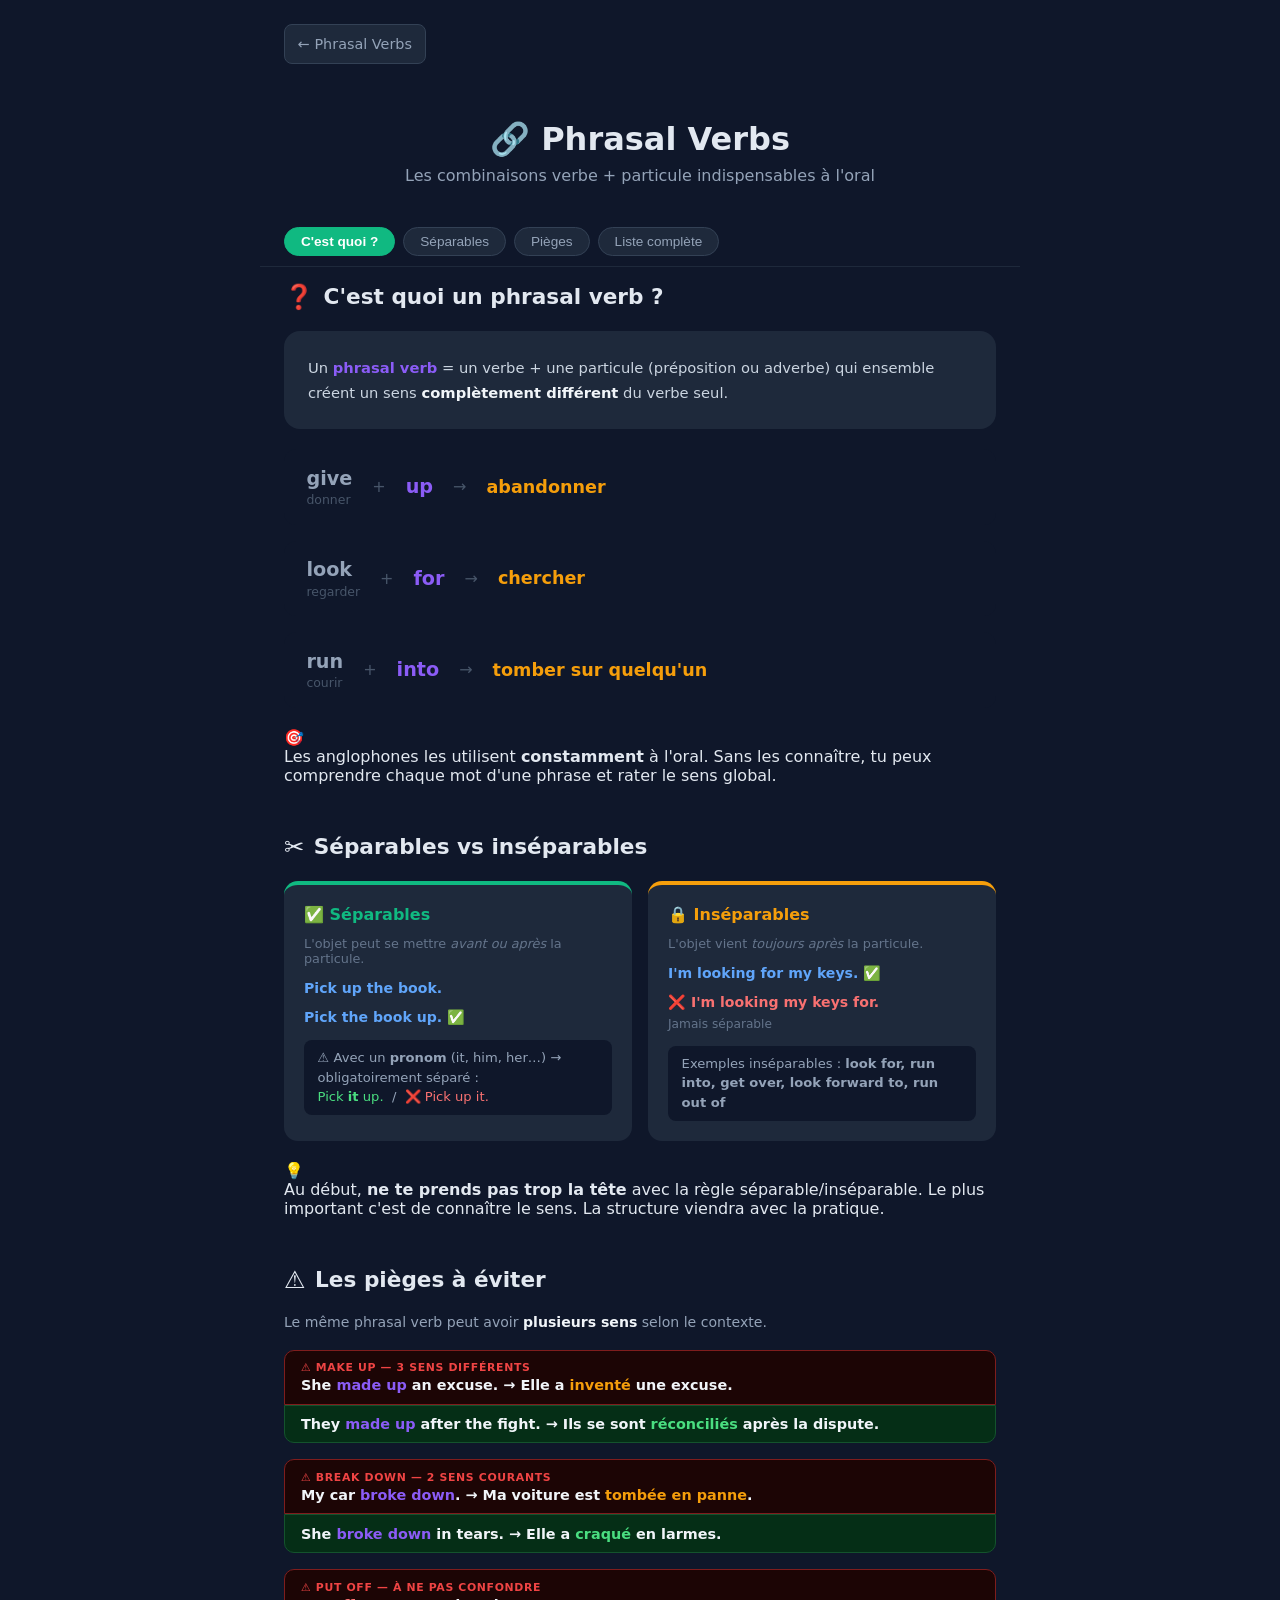
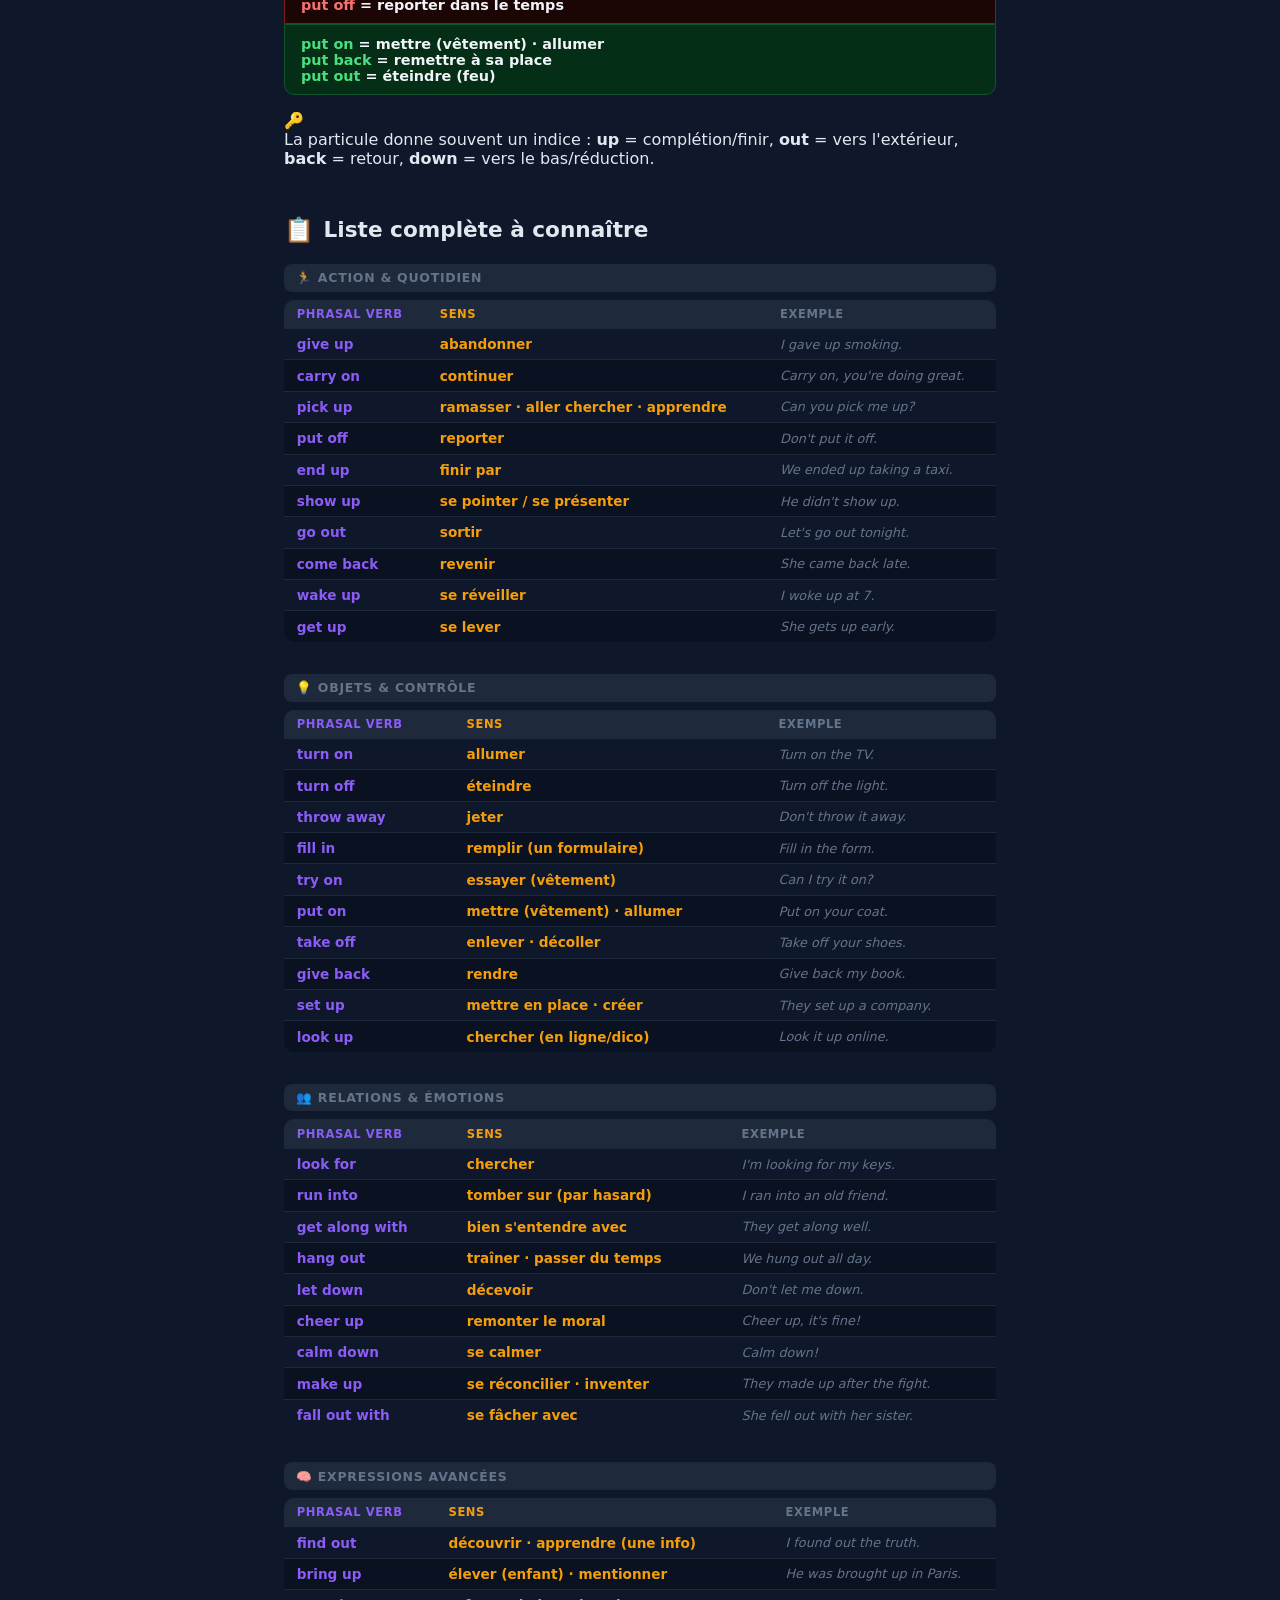
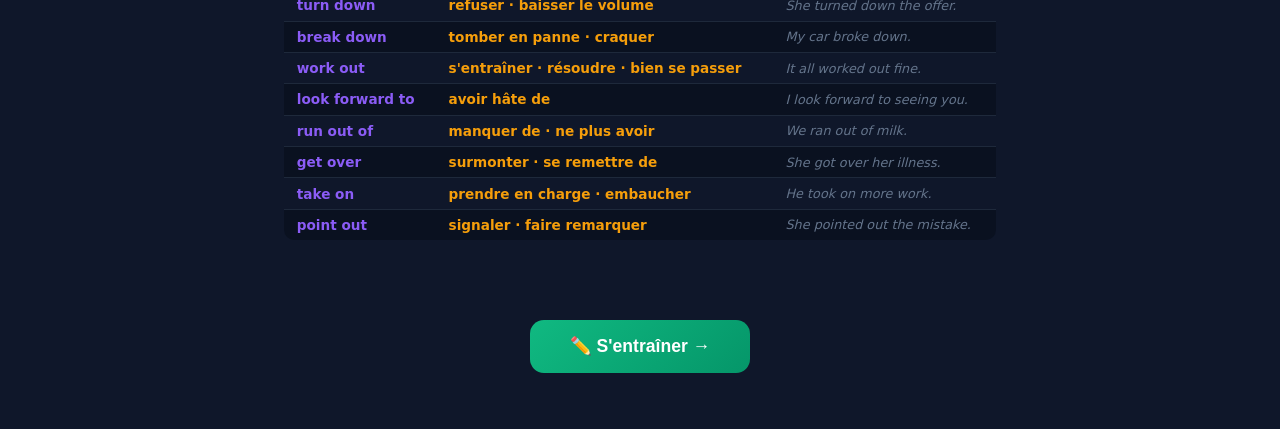
<file: theory-phrasal-verbs.html>
<!DOCTYPE html>
<html lang="fr">
<head>
<meta charset="UTF-8">
<meta name="viewport" content="width=device-width,initial-scale=1">
<title>Phrasal Verbs — ENG Hub</title>
<link rel="stylesheet" href="styles.css">
<link rel="stylesheet" href="theory.css">
<style>
.pv-what{background:#1e293b;border-radius:16px;padding:1.5rem;margin-bottom:1.25rem;}
.pv-what p{font-size:.92rem;color:#cbd5e1;line-height:1.7;}
.pv-example-big{background:#0f172a;border-radius:12px;padding:1.1rem 1.4rem;margin:1rem 0;display:flex;align-items:center;gap:1.25rem;flex-wrap:wrap;}
.pv-verb{font-size:1.2rem;font-weight:900;color:#94a3b8;}
.pv-plus{font-size:1rem;color:#475569;}
.pv-particle{font-size:1.2rem;font-weight:900;color:#8b5cf6;}
.pv-arrow{font-size:1rem;color:#475569;}
.pv-meaning{font-size:1.1rem;font-weight:700;color:#f59e0b;}
.pv-base-meaning{font-size:.78rem;color:#475569;margin-top:.15rem;}

.sep-grid{display:grid;grid-template-columns:1fr 1fr;gap:1rem;margin-bottom:1.25rem;}
@media(max-width:500px){.sep-grid{grid-template-columns:1fr;}}
.sep-card{background:#1e293b;border-radius:14px;padding:1.25rem;border-top:4px solid var(--sc,#10b981);}
.sep-card h4{font-size:1rem;font-weight:800;color:var(--sc,#10b981);margin-bottom:.75rem;}
.sep-ex{font-size:.88rem;color:#cbd5e1;margin-bottom:.5rem;line-height:1.5;}
.sep-ex .en{color:#60a5fa;font-weight:600;}
.sep-ex .note{font-size:.76rem;color:#64748b;margin-top:.15rem;}
.sep-rule{background:#0f172a;border-radius:8px;padding:.5rem .85rem;font-size:.82rem;color:#94a3b8;margin-top:.75rem;line-height:1.5;}

.trap-block{margin-bottom:1rem;}
.trap-wrong{background:#1c0505;border:1px solid #7f1d1d;border-radius:10px 10px 0 0;padding:.65rem 1rem;}
.trap-right{background:#052e16;border:1px solid #14532d;border-radius:0 0 10px 10px;padding:.65rem 1rem;}
.trap-label{font-size:.68rem;font-weight:700;text-transform:uppercase;letter-spacing:.06em;margin-bottom:.2rem;}
.trap-label.bad{color:#ef4444;}
.trap-label.good{color:#10b981;}
.trap-phrase{font-size:.9rem;color:#f1f5f9;font-weight:600;}
.trap-reason{font-size:.76rem;margin-top:.15rem;}
.trap-reason.bad{color:#fca5a5;}
.trap-reason.good{color:#4ade80;}

.pv-cat{margin-bottom:2rem;}
.pv-cat-title{font-size:.78rem;font-weight:700;text-transform:uppercase;letter-spacing:.06em;color:#64748b;margin-bottom:.5rem;padding:.4rem .75rem;background:#1e293b;border-radius:8px;}
.pv-tbl{width:100%;border-collapse:separate;border-spacing:0;border-radius:10px;overflow:hidden;}
.pv-tbl th{background:#1e293b;padding:.45rem .8rem;font-size:.72rem;font-weight:700;text-transform:uppercase;letter-spacing:.05em;text-align:left;}
.pv-tbl th:nth-child(1){color:#8b5cf6;}
.pv-tbl th:nth-child(2){color:#f59e0b;}
.pv-tbl th:nth-child(3){color:#64748b;}
.pv-tbl td{background:#0f172a;padding:.45rem .8rem;font-size:.85rem;border-top:1px solid #1e293b;}
.pv-tbl tr:nth-child(even) td{background:#0a1120;}
.pv-tbl td:nth-child(1){color:#8b5cf6;font-weight:700;}
.pv-tbl td:nth-child(2){color:#f59e0b;font-weight:600;}
.pv-tbl td:nth-child(3){color:#64748b;font-size:.8rem;font-style:italic;}
</style>
</head>
<body>
<div class="reading-bar" id="reading-bar"></div>
<div class="theory-page">
  <a href="phrasal-hub.html" class="back-btn">← Phrasal Verbs</a>
  <div class="theory-hero">
    <h1>🔗 Phrasal Verbs</h1>
    <p>Les combinaisons verbe + particule indispensables à l'oral</p>
  </div>

  <nav class="sticky-nav">
    <div class="sticky-nav-inner">
      <button class="nav-tab active" data-target="cest-quoi">C'est quoi ?</button>
      <button class="nav-tab" data-target="types">Séparables</button>
      <button class="nav-tab" data-target="pieges">Pièges</button>
      <button class="nav-tab" data-target="liste">Liste complète</button>
    </div>
  </nav>

  <!-- C'EST QUOI -->
  <section class="theory-section" id="cest-quoi">
    <h2><span>❓</span> C'est quoi un phrasal verb ?</h2>
    <div class="pv-what">
      <p>Un <strong style="color:#8b5cf6">phrasal verb</strong> = un verbe + une particule (préposition ou adverbe) qui ensemble créent un sens <strong style="color:#f1f5f9">complètement différent</strong> du verbe seul.</p>
    </div>

    <div class="pv-example-big">
      <div><span class="pv-verb">give</span><div class="pv-base-meaning">donner</div></div>
      <span class="pv-plus">+</span>
      <div><span class="pv-particle">up</span></div>
      <span class="pv-arrow">→</span>
      <div><span class="pv-meaning">abandonner</span></div>
    </div>
    <div class="pv-example-big">
      <div><span class="pv-verb">look</span><div class="pv-base-meaning">regarder</div></div>
      <span class="pv-plus">+</span>
      <div><span class="pv-particle">for</span></div>
      <span class="pv-arrow">→</span>
      <div><span class="pv-meaning">chercher</span></div>
    </div>
    <div class="pv-example-big">
      <div><span class="pv-verb">run</span><div class="pv-base-meaning">courir</div></div>
      <span class="pv-plus">+</span>
      <div><span class="pv-particle">into</span></div>
      <span class="pv-arrow">→</span>
      <div><span class="pv-meaning">tomber sur quelqu'un</span></div>
    </div>

    <div class="tip-block" style="margin-top:1.25rem">
      <div class="tip-icon">🎯</div>
      <p>Les anglophones les utilisent <strong>constamment</strong> à l'oral. Sans les connaître, tu peux comprendre chaque mot d'une phrase et rater le sens global.</p>
    </div>
  </section>

  <!-- SÉPARABLES -->
  <section class="theory-section" id="types">
    <h2><span>✂️</span> Séparables vs inséparables</h2>
    <div class="sep-grid">
      <div class="sep-card" style="--sc:#10b981">
        <h4>✅ Séparables</h4>
        <p style="font-size:.8rem;color:#64748b;margin-bottom:.75rem;">L'objet peut se mettre <em>avant ou après</em> la particule.</p>
        <div class="sep-ex"><div class="en">Pick <strong>up</strong> the book.</div></div>
        <div class="sep-ex"><div class="en">Pick the book <strong>up</strong>. ✅</div></div>
        <div class="sep-rule">⚠️ Avec un <strong>pronom</strong> (it, him, her…) → obligatoirement séparé :<br><span style="color:#4ade80">Pick <strong>it</strong> up.</span> &nbsp;/&nbsp; <span style="color:#f87171">❌ Pick up it.</span></div>
      </div>
      <div class="sep-card" style="--sc:#f59e0b">
        <h4>🔒 Inséparables</h4>
        <p style="font-size:.8rem;color:#64748b;margin-bottom:.75rem;">L'objet vient <em>toujours après</em> la particule.</p>
        <div class="sep-ex"><div class="en">I'm looking <strong>for</strong> my keys. ✅</div></div>
        <div class="sep-ex"><div class="en" style="color:#f87171">❌ I'm looking my keys for.</div><div class="note">Jamais séparable</div></div>
        <div class="sep-rule">Exemples inséparables : <strong>look for, run into, get over, look forward to, run out of</strong></div>
      </div>
    </div>
    <div class="tip-block">
      <div class="tip-icon">💡</div>
      <p>Au début, <strong>ne te prends pas trop la tête</strong> avec la règle séparable/inséparable. Le plus important c'est de connaître le sens. La structure viendra avec la pratique.</p>
    </div>
  </section>

  <!-- PIÈGES -->
  <section class="theory-section" id="pieges">
    <h2><span>⚠️</span> Les pièges à éviter</h2>

    <p style="color:#94a3b8;font-size:.88rem;margin-bottom:1.25rem;">Le même phrasal verb peut avoir <strong style="color:#f1f5f9">plusieurs sens</strong> selon le contexte.</p>

    <div class="trap-block">
      <div class="trap-wrong"><div class="trap-label bad">⚠️ make up — 3 sens différents</div><div class="trap-phrase">She <strong style="color:#8b5cf6">made up</strong> an excuse. → Elle a <span style="color:#f59e0b">inventé</span> une excuse.</div></div>
      <div class="trap-right"><div class="trap-phrase">They <strong style="color:#8b5cf6">made up</strong> after the fight. → Ils se sont <span style="color:#4ade80">réconciliés</span> après la dispute.</div></div>
    </div>
    <div class="trap-block">
      <div class="trap-wrong"><div class="trap-label bad">⚠️ break down — 2 sens courants</div><div class="trap-phrase">My car <strong style="color:#8b5cf6">broke down</strong>. → Ma voiture est <span style="color:#f59e0b">tombée en panne</span>.</div></div>
      <div class="trap-right"><div class="trap-phrase">She <strong style="color:#8b5cf6">broke down</strong> in tears. → Elle a <span style="color:#4ade80">craqué</span> en larmes.</div></div>
    </div>
    <div class="trap-block">
      <div class="trap-wrong"><div class="trap-label bad">⚠️ put off — à ne pas confondre</div><div class="trap-phrase"><span style="color:#f87171">put off</span> = reporter dans le temps</div></div>
      <div class="trap-right"><div class="trap-phrase"><span style="color:#4ade80">put on</span> = mettre (vêtement) · allumer<br><span style="color:#4ade80">put back</span> = remettre à sa place<br><span style="color:#4ade80">put out</span> = éteindre (feu)</div></div>
    </div>
    <div class="tip-block">
      <div class="tip-icon">🔑</div>
      <p>La particule donne souvent un indice : <strong>up</strong> = complétion/finir, <strong>out</strong> = vers l'extérieur, <strong>back</strong> = retour, <strong>down</strong> = vers le bas/réduction.</p>
    </div>
  </section>

  <!-- LISTE COMPLÈTE -->
  <section class="theory-section" id="liste">
    <h2><span>📋</span> Liste complète à connaître</h2>

    <div class="pv-cat">
      <div class="pv-cat-title">🏃 Action & quotidien</div>
      <table class="pv-tbl">
        <thead><tr><th>Phrasal verb</th><th>Sens</th><th>Exemple</th></tr></thead>
        <tbody>
          <tr><td>give up</td><td>abandonner</td><td>I gave up smoking.</td></tr>
          <tr><td>carry on</td><td>continuer</td><td>Carry on, you're doing great.</td></tr>
          <tr><td>pick up</td><td>ramasser · aller chercher · apprendre</td><td>Can you pick me up?</td></tr>
          <tr><td>put off</td><td>reporter</td><td>Don't put it off.</td></tr>
          <tr><td>end up</td><td>finir par</td><td>We ended up taking a taxi.</td></tr>
          <tr><td>show up</td><td>se pointer / se présenter</td><td>He didn't show up.</td></tr>
          <tr><td>go out</td><td>sortir</td><td>Let's go out tonight.</td></tr>
          <tr><td>come back</td><td>revenir</td><td>She came back late.</td></tr>
          <tr><td>wake up</td><td>se réveiller</td><td>I woke up at 7.</td></tr>
          <tr><td>get up</td><td>se lever</td><td>She gets up early.</td></tr>
        </tbody>
      </table>
    </div>

    <div class="pv-cat">
      <div class="pv-cat-title">💡 Objets & contrôle</div>
      <table class="pv-tbl">
        <thead><tr><th>Phrasal verb</th><th>Sens</th><th>Exemple</th></tr></thead>
        <tbody>
          <tr><td>turn on</td><td>allumer</td><td>Turn on the TV.</td></tr>
          <tr><td>turn off</td><td>éteindre</td><td>Turn off the light.</td></tr>
          <tr><td>throw away</td><td>jeter</td><td>Don't throw it away.</td></tr>
          <tr><td>fill in</td><td>remplir (un formulaire)</td><td>Fill in the form.</td></tr>
          <tr><td>try on</td><td>essayer (vêtement)</td><td>Can I try it on?</td></tr>
          <tr><td>put on</td><td>mettre (vêtement) · allumer</td><td>Put on your coat.</td></tr>
          <tr><td>take off</td><td>enlever · décoller</td><td>Take off your shoes.</td></tr>
          <tr><td>give back</td><td>rendre</td><td>Give back my book.</td></tr>
          <tr><td>set up</td><td>mettre en place · créer</td><td>They set up a company.</td></tr>
          <tr><td>look up</td><td>chercher (en ligne/dico)</td><td>Look it up online.</td></tr>
        </tbody>
      </table>
    </div>

    <div class="pv-cat">
      <div class="pv-cat-title">👥 Relations & émotions</div>
      <table class="pv-tbl">
        <thead><tr><th>Phrasal verb</th><th>Sens</th><th>Exemple</th></tr></thead>
        <tbody>
          <tr><td>look for</td><td>chercher</td><td>I'm looking for my keys.</td></tr>
          <tr><td>run into</td><td>tomber sur (par hasard)</td><td>I ran into an old friend.</td></tr>
          <tr><td>get along with</td><td>bien s'entendre avec</td><td>They get along well.</td></tr>
          <tr><td>hang out</td><td>traîner · passer du temps</td><td>We hung out all day.</td></tr>
          <tr><td>let down</td><td>décevoir</td><td>Don't let me down.</td></tr>
          <tr><td>cheer up</td><td>remonter le moral</td><td>Cheer up, it's fine!</td></tr>
          <tr><td>calm down</td><td>se calmer</td><td>Calm down!</td></tr>
          <tr><td>make up</td><td>se réconcilier · inventer</td><td>They made up after the fight.</td></tr>
          <tr><td>fall out with</td><td>se fâcher avec</td><td>She fell out with her sister.</td></tr>
        </tbody>
      </table>
    </div>

    <div class="pv-cat">
      <div class="pv-cat-title">🧠 Expressions avancées</div>
      <table class="pv-tbl">
        <thead><tr><th>Phrasal verb</th><th>Sens</th><th>Exemple</th></tr></thead>
        <tbody>
          <tr><td>find out</td><td>découvrir · apprendre (une info)</td><td>I found out the truth.</td></tr>
          <tr><td>bring up</td><td>élever (enfant) · mentionner</td><td>He was brought up in Paris.</td></tr>
          <tr><td>turn down</td><td>refuser · baisser le volume</td><td>She turned down the offer.</td></tr>
          <tr><td>break down</td><td>tomber en panne · craquer</td><td>My car broke down.</td></tr>
          <tr><td>work out</td><td>s'entraîner · résoudre · bien se passer</td><td>It all worked out fine.</td></tr>
          <tr><td>look forward to</td><td>avoir hâte de</td><td>I look forward to seeing you.</td></tr>
          <tr><td>run out of</td><td>manquer de · ne plus avoir</td><td>We ran out of milk.</td></tr>
          <tr><td>get over</td><td>surmonter · se remettre de</td><td>She got over her illness.</td></tr>
          <tr><td>take on</td><td>prendre en charge · embaucher</td><td>He took on more work.</td></tr>
          <tr><td>point out</td><td>signaler · faire remarquer</td><td>She pointed out the mistake.</td></tr>
        </tbody>
      </table>
    </div>
  </section>

  <div class="cta-section">
    <button class="cta-btn" onclick="location.href='phrasal-hub.html'">✏️ S'entraîner →</button>
  </div>
</div>

<script>
window.addEventListener('scroll',()=>{
    const h=document.documentElement;
    const pct=(h.scrollTop/(h.scrollHeight-h.clientHeight))*100;
    document.getElementById('reading-bar').style.width=pct+'%';
});
(function(){
    const tabs=document.querySelectorAll('.nav-tab');
    const sections=document.querySelectorAll('.theory-section');
    const observer=new IntersectionObserver(entries=>{
        entries.forEach(e=>{
            if(e.isIntersecting){tabs.forEach(t=>t.classList.toggle('active',t.dataset.target===e.target.id));}
        });
    },{threshold:0.2});
    sections.forEach(s=>observer.observe(s));
    tabs.forEach(tab=>tab.addEventListener('click',()=>{
        document.getElementById(tab.dataset.target)?.scrollIntoView({behavior:'smooth'});
    }));
})();
</script>
</body>
</html>
</file>
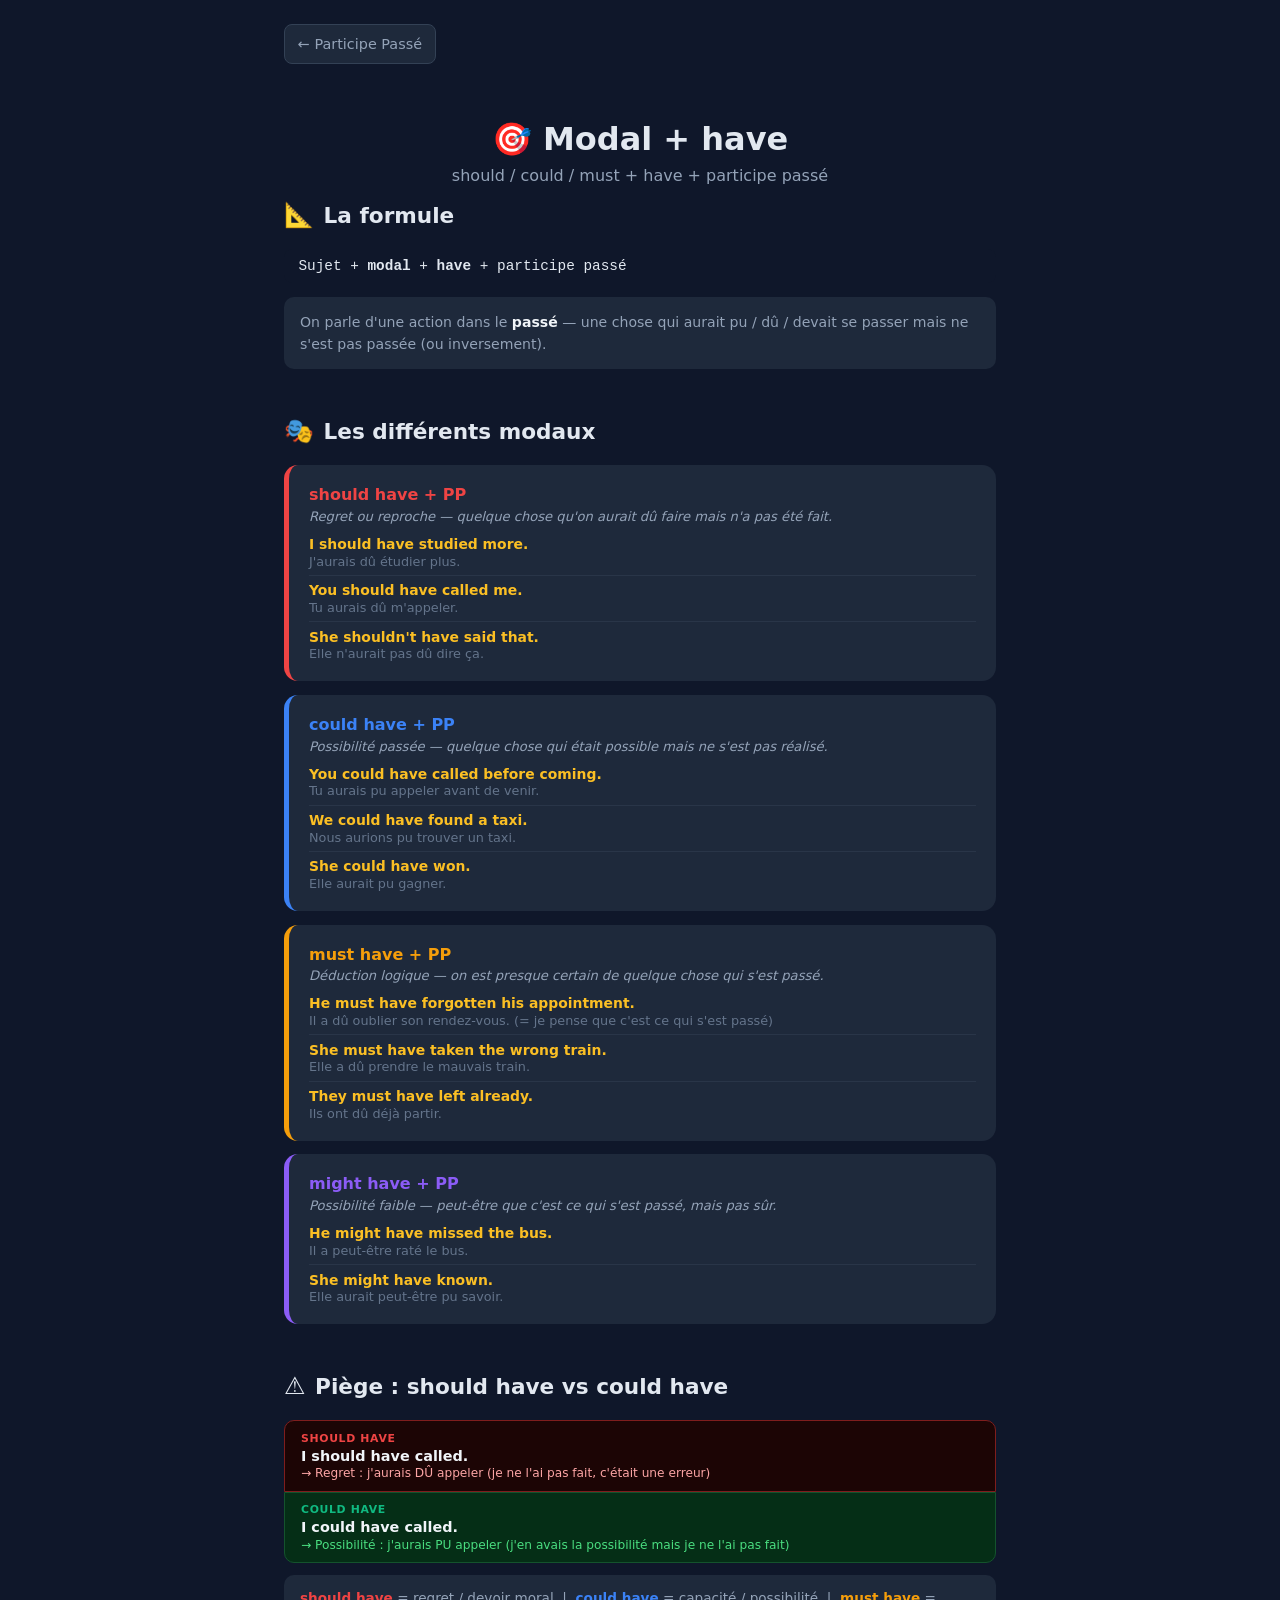
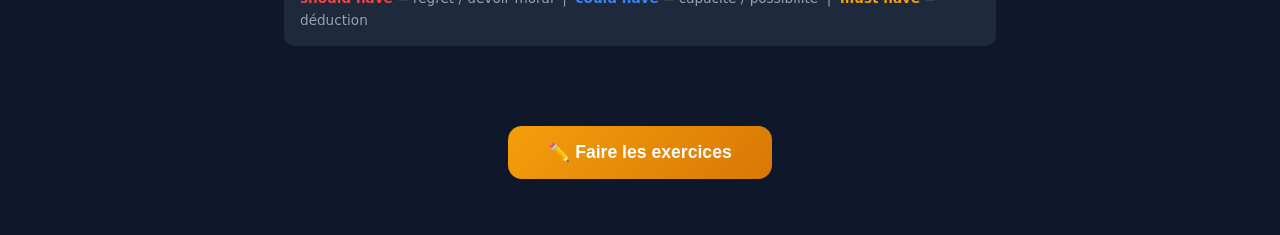
<file: theory-pp-modal-have.html>
<!DOCTYPE html>
<html lang="fr">
<head>
<meta charset="UTF-8">
<meta name="viewport" content="width=device-width,initial-scale=1">
<title>Modal + have — ENG Hub</title>
<link rel="stylesheet" href="styles.css">
<link rel="stylesheet" href="theory.css">
<style>
.use-formula{background:#0f172a;border-radius:8px;padding:.55rem .9rem;font-family:monospace;font-size:.9rem;color:#e2e8f0;margin-bottom:.9rem;}
.modal-block{background:#1e293b;border-radius:14px;padding:1.25rem;border-left:5px solid var(--mc,#f59e0b);margin-bottom:.85rem;}
.modal-block h3{font-size:1rem;font-weight:800;color:var(--mc,#f59e0b);margin-bottom:.3rem;}
.modal-meaning{font-size:.82rem;color:#94a3b8;margin-bottom:.75rem;font-style:italic;}
.modal-ex{font-size:.87rem;color:#cbd5e1;padding-bottom:.4rem;border-bottom:1px solid #293548;margin-bottom:.4rem;}
.modal-ex:last-child{border-bottom:none;padding-bottom:0;margin-bottom:0;}
.modal-ex .en{color:#fbbf24;font-weight:600;}
.modal-ex .fr{color:#64748b;font-size:.8rem;margin-top:.1rem;}
.trap-pair{margin-bottom:.75rem;}
.trap-wrong{background:#1c0505;border:1px solid #7f1d1d;border-radius:10px 10px 0 0;padding:.65rem 1rem;}
.trap-right{background:#052e16;border:1px solid #14532d;border-radius:0 0 10px 10px;padding:.65rem 1rem;}
.trap-label{font-size:.68rem;font-weight:700;text-transform:uppercase;letter-spacing:.06em;margin-bottom:.2rem;}
.trap-label.bad{color:#ef4444;}
.trap-label.good{color:#10b981;}
.trap-phrase{font-size:.9rem;color:#f1f5f9;font-weight:600;}
.trap-reason{font-size:.76rem;margin-top:.15rem;}
.trap-reason.bad{color:#fca5a5;}
.trap-reason.good{color:#4ade80;}
</style>
</head>
<body>
<div class="reading-bar" id="reading-bar"></div>
<div class="theory-page">
  <a href="pp-hub.html" class="back-btn">← Participe Passé</a>

  <div class="theory-hero">
    <h1>🎯 Modal + have</h1>
    <p>should / could / must + have + participe passé</p>
  </div>

  <section class="theory-section">
    <h2><span>📐</span> La formule</h2>
    <div class="use-formula">Sujet + <strong>modal</strong> + <strong>have</strong> + participe passé</div>
    <div style="background:#1e293b;border-radius:10px;padding:.85rem 1rem;font-size:.88rem;color:#94a3b8;line-height:1.6;">
      On parle d'une action dans le <strong style="color:#f1f5f9;">passé</strong> — une chose qui aurait pu / dû / devait se passer mais ne s'est pas passée (ou inversement).
    </div>
  </section>

  <section class="theory-section">
    <h2><span>🎭</span> Les différents modaux</h2>

    <div class="modal-block" style="--mc:#ef4444">
      <h3>should have + PP</h3>
      <div class="modal-meaning">Regret ou reproche — quelque chose qu'on aurait dû faire mais n'a pas été fait.</div>
      <div class="modal-ex"><div class="en">I should have studied more.</div><div class="fr">J'aurais dû étudier plus.</div></div>
      <div class="modal-ex"><div class="en">You should have called me.</div><div class="fr">Tu aurais dû m'appeler.</div></div>
      <div class="modal-ex"><div class="en">She shouldn't have said that.</div><div class="fr">Elle n'aurait pas dû dire ça.</div></div>
    </div>

    <div class="modal-block" style="--mc:#3b82f6">
      <h3>could have + PP</h3>
      <div class="modal-meaning">Possibilité passée — quelque chose qui était possible mais ne s'est pas réalisé.</div>
      <div class="modal-ex"><div class="en">You could have called before coming.</div><div class="fr">Tu aurais pu appeler avant de venir.</div></div>
      <div class="modal-ex"><div class="en">We could have found a taxi.</div><div class="fr">Nous aurions pu trouver un taxi.</div></div>
      <div class="modal-ex"><div class="en">She could have won.</div><div class="fr">Elle aurait pu gagner.</div></div>
    </div>

    <div class="modal-block" style="--mc:#f59e0b">
      <h3>must have + PP</h3>
      <div class="modal-meaning">Déduction logique — on est presque certain de quelque chose qui s'est passé.</div>
      <div class="modal-ex"><div class="en">He must have forgotten his appointment.</div><div class="fr">Il a dû oublier son rendez-vous. (= je pense que c'est ce qui s'est passé)</div></div>
      <div class="modal-ex"><div class="en">She must have taken the wrong train.</div><div class="fr">Elle a dû prendre le mauvais train.</div></div>
      <div class="modal-ex"><div class="en">They must have left already.</div><div class="fr">Ils ont dû déjà partir.</div></div>
    </div>

    <div class="modal-block" style="--mc:#8b5cf6">
      <h3>might have + PP</h3>
      <div class="modal-meaning">Possibilité faible — peut-être que c'est ce qui s'est passé, mais pas sûr.</div>
      <div class="modal-ex"><div class="en">He might have missed the bus.</div><div class="fr">Il a peut-être raté le bus.</div></div>
      <div class="modal-ex"><div class="en">She might have known.</div><div class="fr">Elle aurait peut-être pu savoir.</div></div>
    </div>
  </section>

  <section class="theory-section">
    <h2><span>⚠️</span> Piège : should have vs could have</h2>
    <div class="trap-pair">
      <div class="trap-wrong"><div class="trap-label bad">should have</div><div class="trap-phrase">I should have called.</div><div class="trap-reason bad">→ Regret : j'aurais DÛ appeler (je ne l'ai pas fait, c'était une erreur)</div></div>
      <div class="trap-right"><div class="trap-label good">could have</div><div class="trap-phrase">I could have called.</div><div class="trap-reason good">→ Possibilité : j'aurais PU appeler (j'en avais la possibilité mais je ne l'ai pas fait)</div></div>
    </div>
    <div style="background:#1e293b;border-radius:10px;padding:.85rem 1rem;font-size:.85rem;color:#94a3b8;line-height:1.6;margin-top:.5rem;">
      <strong style="color:#ef4444;">should have</strong> = regret / devoir moral &nbsp;|&nbsp; <strong style="color:#3b82f6;">could have</strong> = capacité / possibilité &nbsp;|&nbsp; <strong style="color:#f59e0b;">must have</strong> = déduction
    </div>
  </section>

  <div class="cta-section">
    <button class="cta-btn" style="background:linear-gradient(135deg,#f59e0b,#d97706)" onclick="location.href='quiz.html?lesson=pp-modal-have'">✏️ Faire les exercices</button>
  </div>
</div>
<script>
const bar = document.getElementById('reading-bar');
window.addEventListener('scroll', function() {
  const pct = window.scrollY / (document.body.scrollHeight - window.innerHeight) * 100;
  if (bar) bar.style.width = Math.min(pct, 100) + '%';
});
</script>
</body>
</html>
</file>
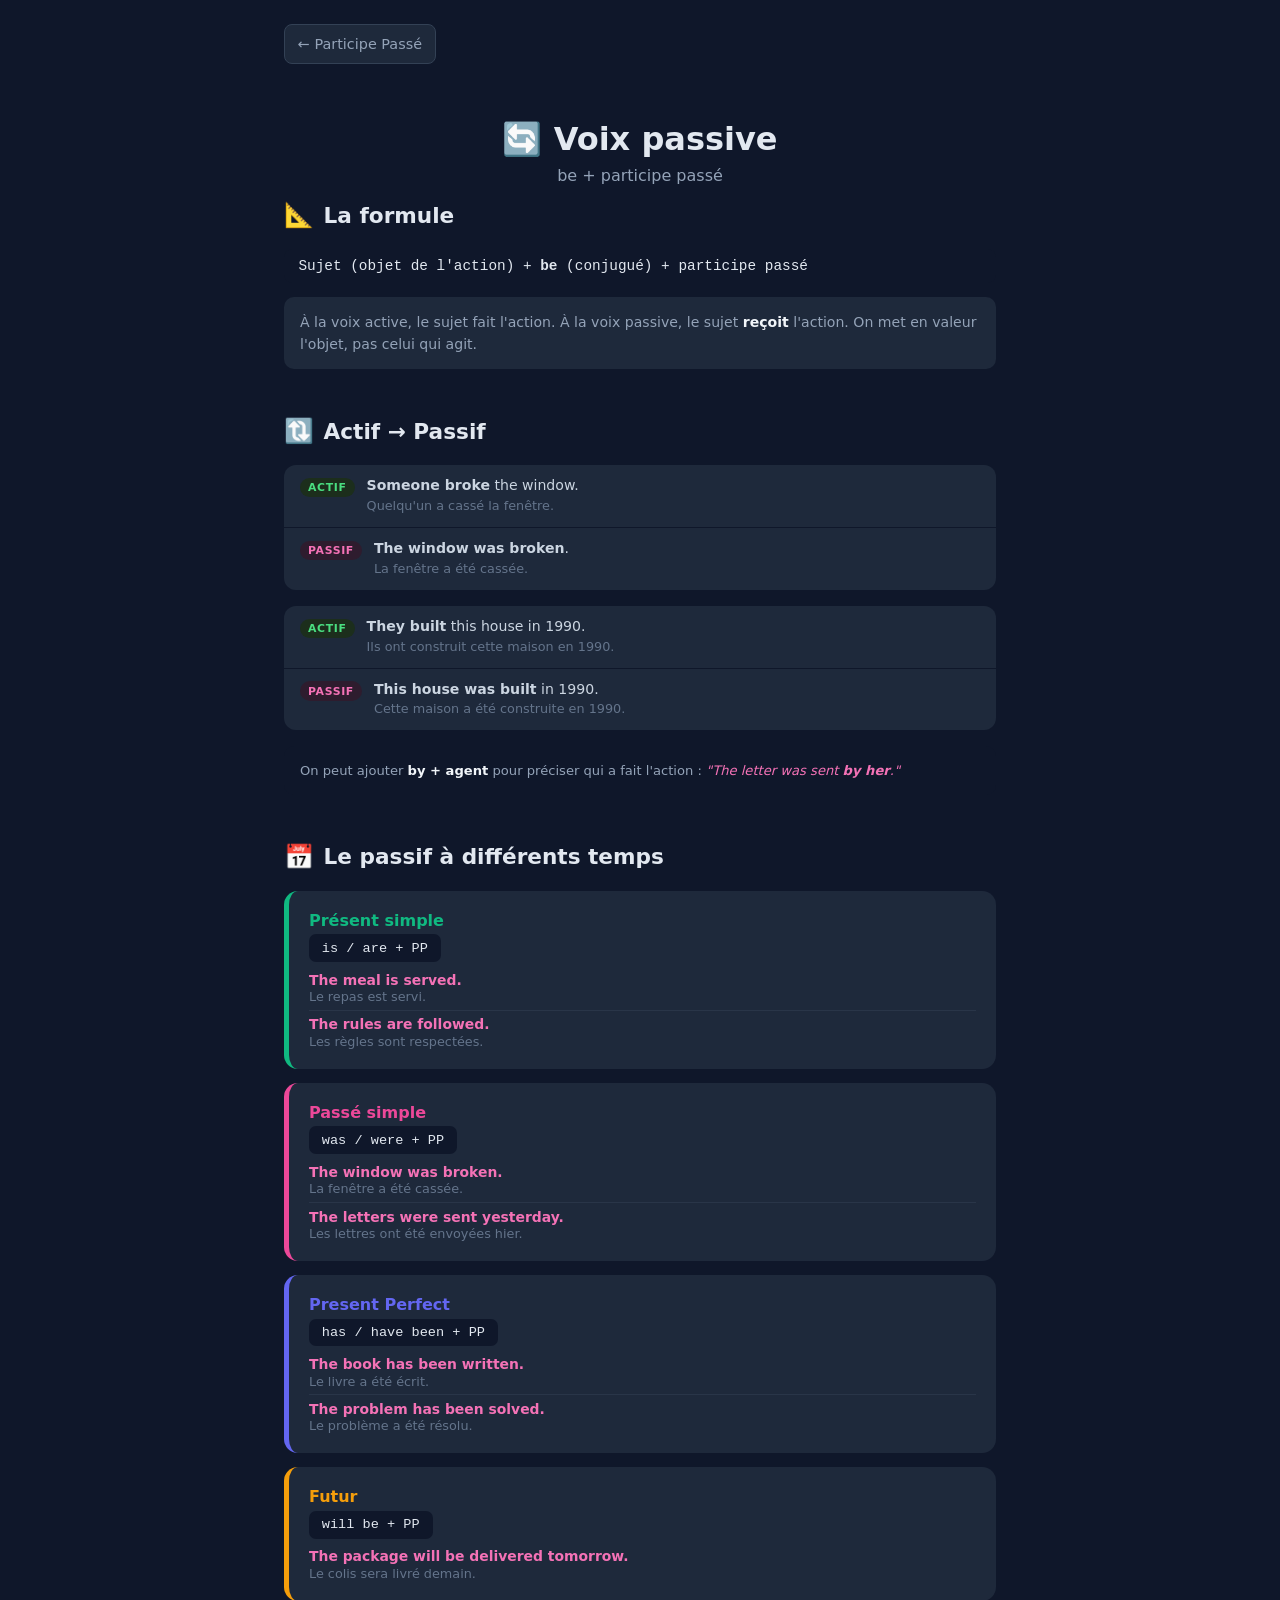
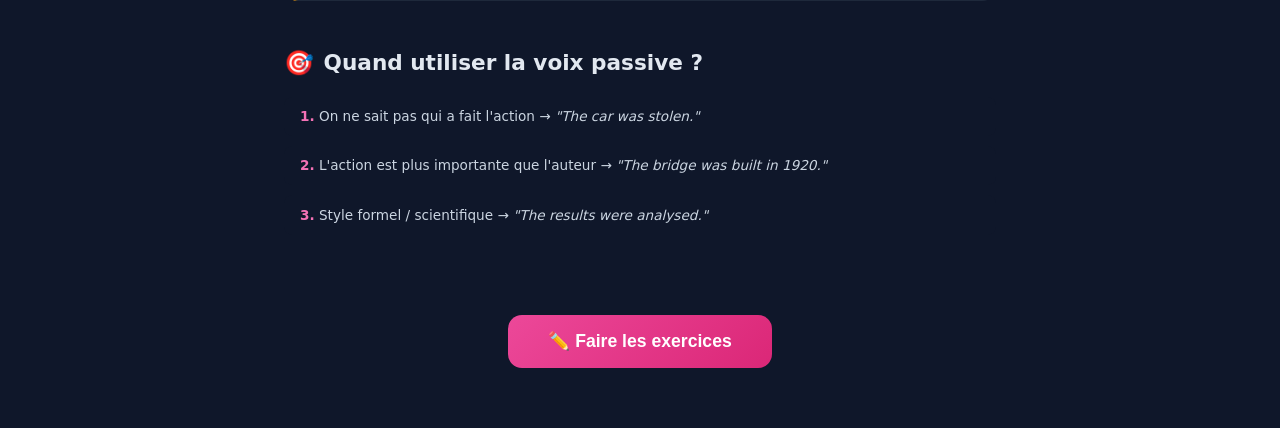
<file: theory-pp-passive.html>
<!DOCTYPE html>
<html lang="fr">
<head>
<meta charset="UTF-8">
<meta name="viewport" content="width=device-width,initial-scale=1">
<title>Voix passive — ENG Hub</title>
<link rel="stylesheet" href="styles.css">
<link rel="stylesheet" href="theory.css">
<style>
.use-formula{background:#0f172a;border-radius:8px;padding:.55rem .9rem;font-family:monospace;font-size:.9rem;color:#e2e8f0;margin-bottom:.9rem;}
.tense-block{background:#1e293b;border-radius:14px;padding:1.25rem;border-left:5px solid var(--tc,#ec4899);margin-bottom:.85rem;}
.tense-block h3{font-size:1rem;font-weight:800;color:var(--tc,#ec4899);margin-bottom:.3rem;}
.tense-formula{background:#0f172a;border-radius:7px;padding:.4rem .8rem;font-family:monospace;font-size:.85rem;color:#e2e8f0;margin-bottom:.6rem;display:inline-block;}
.tense-ex{font-size:.87rem;color:#cbd5e1;padding-bottom:.35rem;border-bottom:1px solid #293548;margin-bottom:.35rem;}
.tense-ex:last-child{border-bottom:none;padding-bottom:0;margin-bottom:0;}
.tense-ex .en{color:#f472b6;font-weight:600;}
.tense-ex .fr{color:#64748b;font-size:.8rem;margin-top:.1rem;}
.transform-box{background:#1e293b;border-radius:12px;overflow:hidden;margin-bottom:1rem;}
.transform-row{display:grid;grid-template-columns:auto 1fr;gap:.75rem;align-items:start;padding:.7rem 1rem;border-bottom:1px solid #0f172a;}
.transform-row:last-child{border-bottom:none;}
.transform-label{font-size:.68rem;font-weight:700;text-transform:uppercase;letter-spacing:.06em;padding:.2rem .5rem;border-radius:999px;white-space:nowrap;margin-top:.1rem;}
.transform-label.active{background:#1c2e1c;color:#4ade80;}
.transform-label.passive{background:#2e1c2e;color:#f472b6;}
.transform-text{font-size:.88rem;color:#cbd5e1;line-height:1.4;}
</style>
</head>
<body>
<div class="reading-bar" id="reading-bar"></div>
<div class="theory-page">
  <a href="pp-hub.html" class="back-btn">← Participe Passé</a>

  <div class="theory-hero">
    <h1>🔄 Voix passive</h1>
    <p>be + participe passé</p>
  </div>

  <section class="theory-section">
    <h2><span>📐</span> La formule</h2>
    <div class="use-formula">Sujet (objet de l'action) + <strong>be</strong> (conjugué) + participe passé</div>
    <div style="background:#1e293b;border-radius:10px;padding:.85rem 1rem;font-size:.88rem;color:#94a3b8;line-height:1.6;">
      À la voix active, le sujet fait l'action. À la voix passive, le sujet <strong style="color:#f1f5f9;">reçoit</strong> l'action. On met en valeur l'objet, pas celui qui agit.
    </div>
  </section>

  <section class="theory-section">
    <h2><span>🔃</span> Actif → Passif</h2>
    <div class="transform-box">
      <div class="transform-row">
        <span class="transform-label active">Actif</span>
        <div class="transform-text"><strong>Someone broke</strong> the window.<br><span style="color:#64748b;font-size:.8rem;">Quelqu'un a cassé la fenêtre.</span></div>
      </div>
      <div class="transform-row">
        <span class="transform-label passive">Passif</span>
        <div class="transform-text"><strong>The window was broken</strong>.<br><span style="color:#64748b;font-size:.8rem;">La fenêtre a été cassée.</span></div>
      </div>
    </div>
    <div class="transform-box">
      <div class="transform-row">
        <span class="transform-label active">Actif</span>
        <div class="transform-text"><strong>They built</strong> this house in 1990.<br><span style="color:#64748b;font-size:.8rem;">Ils ont construit cette maison en 1990.</span></div>
      </div>
      <div class="transform-row">
        <span class="transform-label passive">Passif</span>
        <div class="transform-text"><strong>This house was built</strong> in 1990.<br><span style="color:#64748b;font-size:.8rem;">Cette maison a été construite en 1990.</span></div>
      </div>
    </div>
    <div style="background:#0f172a;border-radius:10px;padding:.85rem 1rem;font-size:.82rem;color:#94a3b8;line-height:1.6;">
      On peut ajouter <strong style="color:#f1f5f9;">by + agent</strong> pour préciser qui a fait l'action : <em style="color:#f472b6;">"The letter was sent <strong>by her</strong>."</em>
    </div>
  </section>

  <section class="theory-section">
    <h2><span>📅</span> Le passif à différents temps</h2>

    <div class="tense-block" style="--tc:#10b981">
      <h3>Présent simple</h3>
      <div class="tense-formula">is / are + PP</div>
      <div class="tense-ex"><div class="en">The meal is served.</div><div class="fr">Le repas est servi.</div></div>
      <div class="tense-ex"><div class="en">The rules are followed.</div><div class="fr">Les règles sont respectées.</div></div>
    </div>

    <div class="tense-block" style="--tc:#ec4899">
      <h3>Passé simple</h3>
      <div class="tense-formula">was / were + PP</div>
      <div class="tense-ex"><div class="en">The window was broken.</div><div class="fr">La fenêtre a été cassée.</div></div>
      <div class="tense-ex"><div class="en">The letters were sent yesterday.</div><div class="fr">Les lettres ont été envoyées hier.</div></div>
    </div>

    <div class="tense-block" style="--tc:#6366f1">
      <h3>Present Perfect</h3>
      <div class="tense-formula">has / have been + PP</div>
      <div class="tense-ex"><div class="en">The book has been written.</div><div class="fr">Le livre a été écrit.</div></div>
      <div class="tense-ex"><div class="en">The problem has been solved.</div><div class="fr">Le problème a été résolu.</div></div>
    </div>

    <div class="tense-block" style="--tc:#f59e0b">
      <h3>Futur</h3>
      <div class="tense-formula">will be + PP</div>
      <div class="tense-ex"><div class="en">The package will be delivered tomorrow.</div><div class="fr">Le colis sera livré demain.</div></div>
    </div>
  </section>

  <section class="theory-section">
    <h2><span>🎯</span> Quand utiliser la voix passive ?</h2>
    <div style="display:flex;flex-direction:column;gap:.6rem;margin-bottom:1rem;">
      <div style="background:#0f172a;border-radius:8px;padding:.6rem 1rem;font-size:.85rem;color:#cbd5e1;line-height:1.5;">
        <strong style="color:#f472b6;">1.</strong> On ne sait pas qui a fait l'action → <em>"The car was stolen."</em>
      </div>
      <div style="background:#0f172a;border-radius:8px;padding:.6rem 1rem;font-size:.85rem;color:#cbd5e1;line-height:1.5;">
        <strong style="color:#f472b6;">2.</strong> L'action est plus importante que l'auteur → <em>"The bridge was built in 1920."</em>
      </div>
      <div style="background:#0f172a;border-radius:8px;padding:.6rem 1rem;font-size:.85rem;color:#cbd5e1;line-height:1.5;">
        <strong style="color:#f472b6;">3.</strong> Style formel / scientifique → <em>"The results were analysed."</em>
      </div>
    </div>
  </section>

  <div class="cta-section">
    <button class="cta-btn" style="background:linear-gradient(135deg,#ec4899,#db2777)" onclick="location.href='quiz.html?lesson=pp-passive'">✏️ Faire les exercices</button>
  </div>
</div>
<script>
const bar = document.getElementById('reading-bar');
window.addEventListener('scroll', function() {
  const pct = window.scrollY / (document.body.scrollHeight - window.innerHeight) * 100;
  if (bar) bar.style.width = Math.min(pct, 100) + '%';
});
</script>
</body>
</html>
</file>
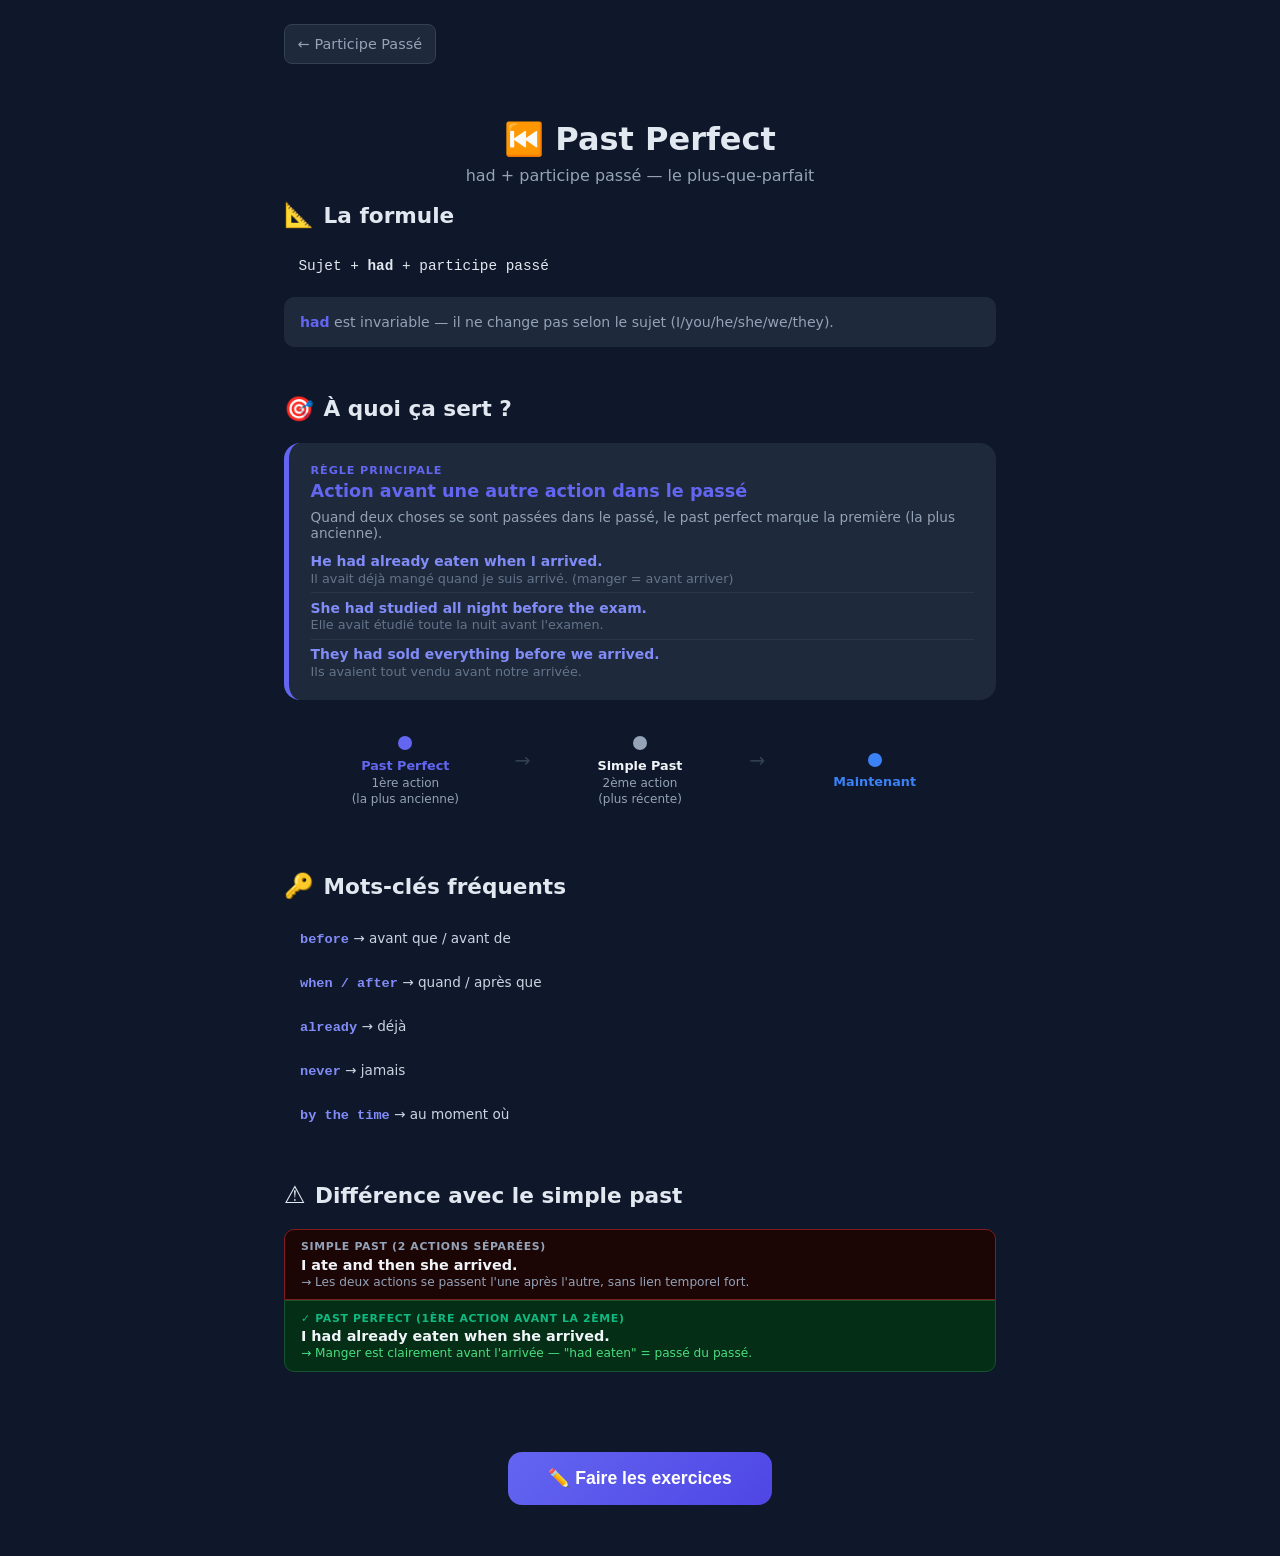
<file: theory-pp-past-perfect.html>
<!DOCTYPE html>
<html lang="fr">
<head>
<meta charset="UTF-8">
<meta name="viewport" content="width=device-width,initial-scale=1">
<title>Past Perfect — ENG Hub</title>
<link rel="stylesheet" href="styles.css">
<link rel="stylesheet" href="theory.css">
<style>
.use-block{background:#1e293b;border-radius:16px;padding:1.35rem;border-left:5px solid var(--uc,#6366f1);margin-bottom:1rem;}
.use-num{font-size:.7rem;font-weight:700;text-transform:uppercase;letter-spacing:.08em;color:var(--uc,#6366f1);margin-bottom:.25rem;}
.use-block h3{font-size:1.1rem;font-weight:900;color:var(--uc,#6366f1);margin-bottom:.5rem;}
.use-formula{background:#0f172a;border-radius:8px;padding:.55rem .9rem;font-family:monospace;font-size:.9rem;color:#e2e8f0;margin-bottom:.9rem;}
.use-ex{font-size:.87rem;color:#cbd5e1;padding-bottom:.4rem;border-bottom:1px solid #293548;margin-bottom:.4rem;}
.use-ex:last-child{border-bottom:none;padding-bottom:0;margin-bottom:0;}
.use-ex .en{color:#818cf8;font-weight:600;}
.use-ex .fr{color:#64748b;font-size:.8rem;margin-top:.1rem;}
.use-note{font-size:.8rem;color:#94a3b8;font-style:italic;margin-top:.65rem;padding-top:.55rem;border-top:1px solid #293548;}
.timeline{display:flex;align-items:center;gap:0;margin:1.25rem 0;background:#0f172a;border-radius:12px;padding:1rem 1.25rem;overflow-x:auto;}
.tl-event{text-align:center;flex:1;min-width:100px;}
.tl-dot{width:14px;height:14px;border-radius:50%;margin:0 auto .4rem;}
.tl-dot.past-perf{background:#6366f1;}
.tl-dot.simple{background:#94a3b8;}
.tl-label{font-size:.75rem;color:#94a3b8;line-height:1.4;}
.tl-label strong{color:#f1f5f9;display:block;font-size:.8rem;}
.tl-arrow{font-size:1.2rem;color:#334155;flex-shrink:0;padding:0 .5rem;margin-bottom:1.4rem;}
.trap-pair{margin-bottom:.75rem;}
.trap-wrong{background:#1c0505;border:1px solid #7f1d1d;border-radius:10px 10px 0 0;padding:.65rem 1rem;}
.trap-right{background:#052e16;border:1px solid #14532d;border-radius:0 0 10px 10px;padding:.65rem 1rem;}
.trap-label{font-size:.68rem;font-weight:700;text-transform:uppercase;letter-spacing:.06em;margin-bottom:.2rem;}
.trap-label.bad{color:#ef4444;}
.trap-label.good{color:#10b981;}
.trap-phrase{font-size:.9rem;color:#f1f5f9;font-weight:600;}
.trap-reason{font-size:.76rem;margin-top:.15rem;}
.trap-reason.bad{color:#fca5a5;}
.trap-reason.good{color:#4ade80;}
</style>
</head>
<body>
<div class="reading-bar" id="reading-bar"></div>
<div class="theory-page">
  <a href="pp-hub.html" class="back-btn">← Participe Passé</a>

  <div class="theory-hero">
    <h1>⏮️ Past Perfect</h1>
    <p>had + participe passé — le plus-que-parfait</p>
  </div>

  <section class="theory-section">
    <h2><span>📐</span> La formule</h2>
    <div class="use-formula">Sujet + <strong>had</strong> + participe passé</div>
    <div style="background:#1e293b;border-radius:10px;padding:.85rem 1rem;font-size:.88rem;color:#94a3b8;line-height:1.6;">
      <strong style="color:#6366f1;">had</strong> est invariable — il ne change pas selon le sujet (I/you/he/she/we/they).
    </div>
  </section>

  <section class="theory-section">
    <h2><span>🎯</span> À quoi ça sert ?</h2>
    <div class="use-block" style="--uc:#6366f1">
      <div class="use-num">Règle principale</div>
      <h3>Action avant une autre action dans le passé</h3>
      <p style="font-size:.85rem;color:#94a3b8;margin-bottom:.75rem;">Quand deux choses se sont passées dans le passé, le past perfect marque la première (la plus ancienne).</p>
      <div class="use-ex"><div class="en">He had already eaten when I arrived.</div><div class="fr">Il avait déjà mangé quand je suis arrivé. (manger = avant arriver)</div></div>
      <div class="use-ex"><div class="en">She had studied all night before the exam.</div><div class="fr">Elle avait étudié toute la nuit avant l'examen.</div></div>
      <div class="use-ex"><div class="en">They had sold everything before we arrived.</div><div class="fr">Ils avaient tout vendu avant notre arrivée.</div></div>
    </div>

    <div class="timeline">
      <div class="tl-event"><div class="tl-dot past-perf"></div><div class="tl-label"><strong style="color:#6366f1;">Past Perfect</strong>1ère action<br>(la plus ancienne)</div></div>
      <div class="tl-arrow">→</div>
      <div class="tl-event"><div class="tl-dot simple"></div><div class="tl-label"><strong>Simple Past</strong>2ème action<br>(plus récente)</div></div>
      <div class="tl-arrow">→</div>
      <div class="tl-event"><div class="tl-dot" style="background:#3b82f6"></div><div class="tl-label"><strong style="color:#3b82f6;">Maintenant</strong></div></div>
    </div>
  </section>

  <section class="theory-section">
    <h2><span>🔑</span> Mots-clés fréquents</h2>
    <div style="display:flex;flex-direction:column;gap:.5rem;margin-bottom:1rem;">
      <div style="background:#0f172a;border-radius:8px;padding:.6rem 1rem;font-size:.85rem;color:#cbd5e1;"><strong style="color:#818cf8;font-family:monospace;">before</strong> → avant que / avant de</div>
      <div style="background:#0f172a;border-radius:8px;padding:.6rem 1rem;font-size:.85rem;color:#cbd5e1;"><strong style="color:#818cf8;font-family:monospace;">when / after</strong> → quand / après que</div>
      <div style="background:#0f172a;border-radius:8px;padding:.6rem 1rem;font-size:.85rem;color:#cbd5e1;"><strong style="color:#818cf8;font-family:monospace;">already</strong> → déjà</div>
      <div style="background:#0f172a;border-radius:8px;padding:.6rem 1rem;font-size:.85rem;color:#cbd5e1;"><strong style="color:#818cf8;font-family:monospace;">never</strong> → jamais</div>
      <div style="background:#0f172a;border-radius:8px;padding:.6rem 1rem;font-size:.85rem;color:#cbd5e1;"><strong style="color:#818cf8;font-family:monospace;">by the time</strong> → au moment où</div>
    </div>
  </section>

  <section class="theory-section">
    <h2><span>⚠️</span> Différence avec le simple past</h2>
    <div class="trap-pair">
      <div class="trap-wrong"><div class="trap-label" style="color:#94a3b8;">Simple Past (2 actions séparées)</div><div class="trap-phrase">I ate and then she arrived.</div><div class="trap-reason" style="color:#94a3b8;">→ Les deux actions se passent l'une après l'autre, sans lien temporel fort.</div></div>
      <div class="trap-right"><div class="trap-label good">✓ Past Perfect (1ère action avant la 2ème)</div><div class="trap-phrase">I had already eaten when she arrived.</div><div class="trap-reason good">→ Manger est clairement avant l'arrivée — "had eaten" = passé du passé.</div></div>
    </div>
  </section>

  <div class="cta-section">
    <button class="cta-btn" style="background:linear-gradient(135deg,#6366f1,#4f46e5)" onclick="location.href='quiz.html?lesson=pp-past-perfect'">✏️ Faire les exercices</button>
  </div>
</div>
<script>
const bar = document.getElementById('reading-bar');
window.addEventListener('scroll', function() {
  const pct = window.scrollY / (document.body.scrollHeight - window.innerHeight) * 100;
  if (bar) bar.style.width = Math.min(pct, 100) + '%';
});
</script>
</body>
</html>
</file>
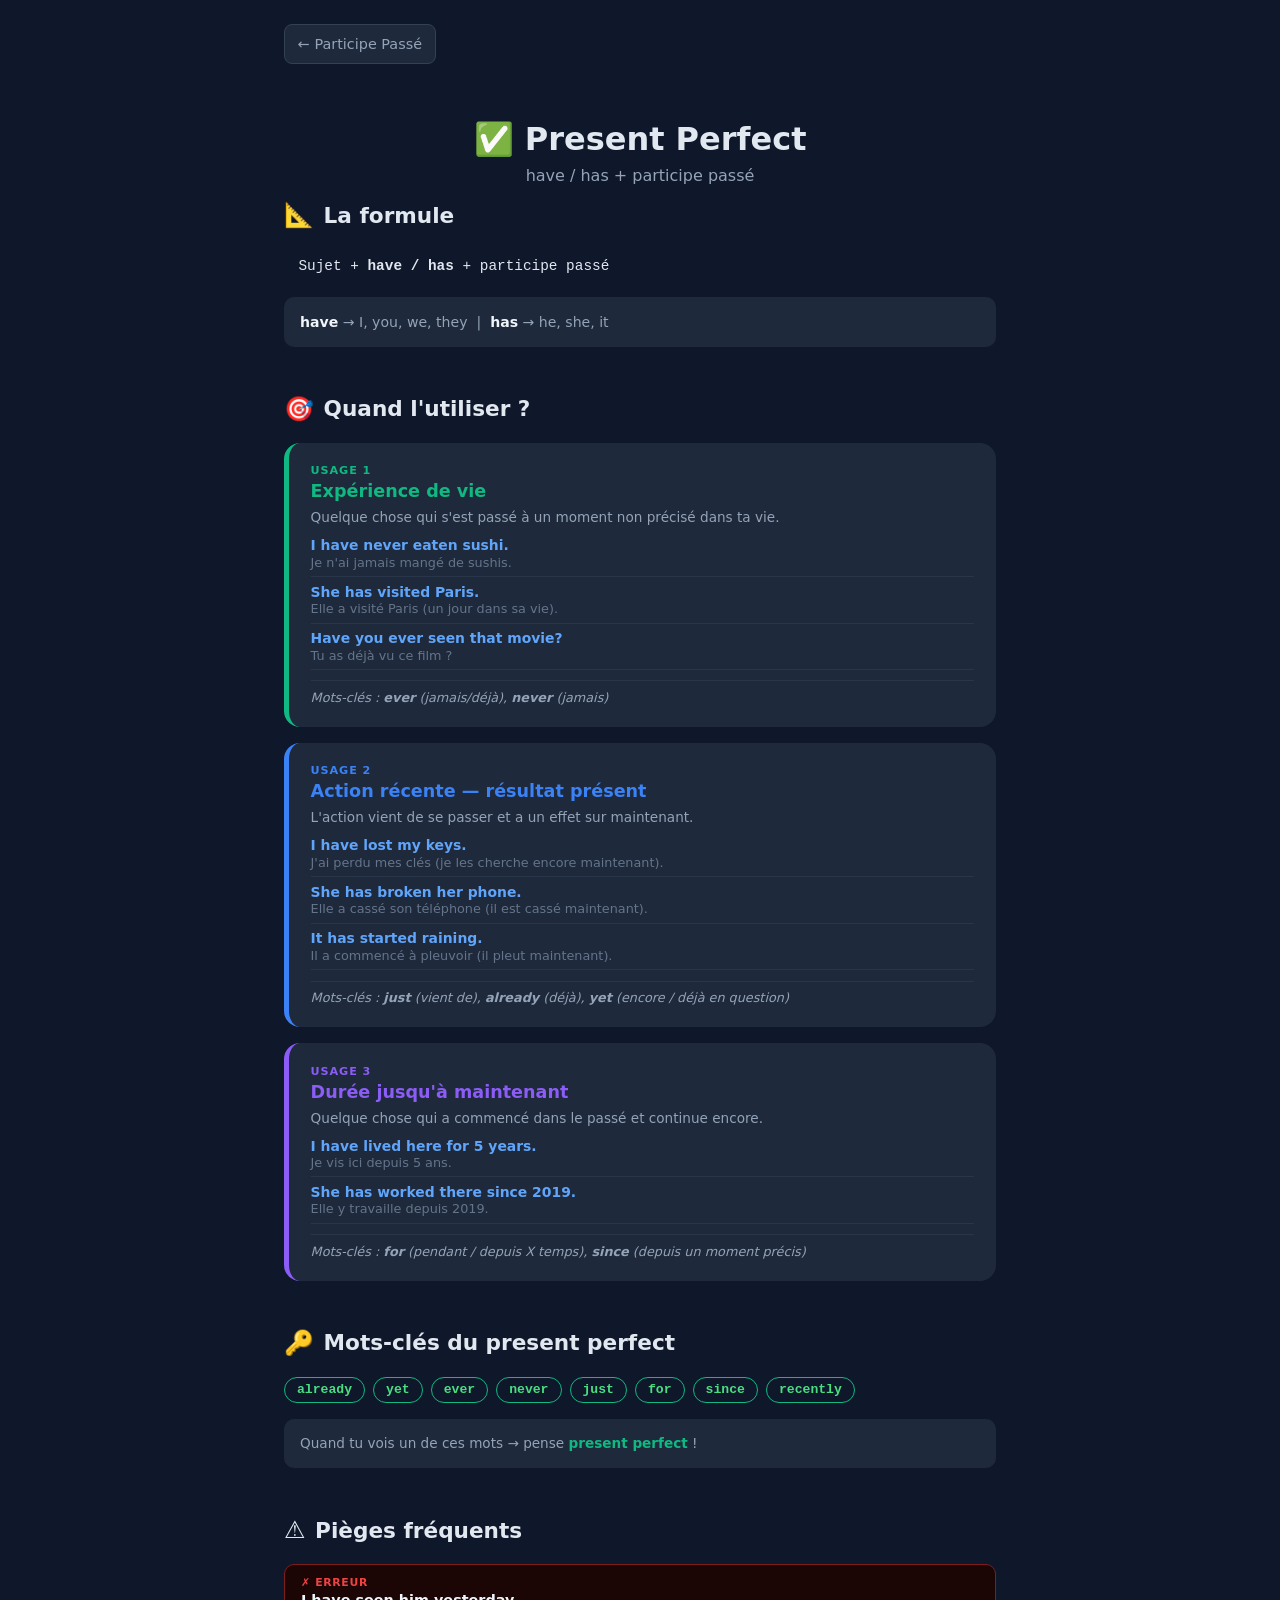
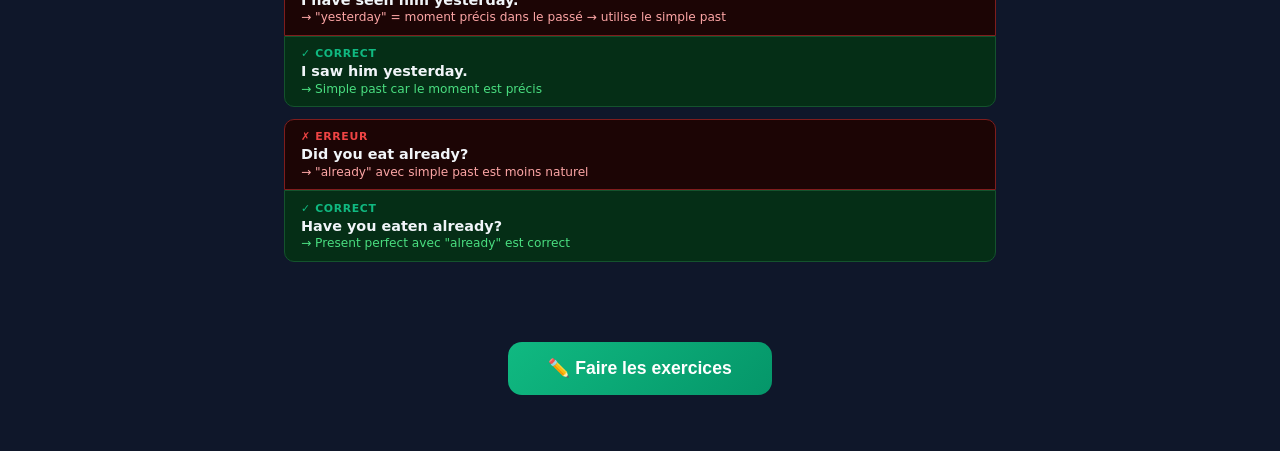
<file: theory-pp-present-perfect.html>
<!DOCTYPE html>
<html lang="fr">
<head>
<meta charset="UTF-8">
<meta name="viewport" content="width=device-width,initial-scale=1">
<title>Present Perfect — ENG Hub</title>
<link rel="stylesheet" href="styles.css">
<link rel="stylesheet" href="theory.css">
<style>
.use-block{background:#1e293b;border-radius:16px;padding:1.35rem;border-left:5px solid var(--uc,#10b981);margin-bottom:1rem;}
.use-num{font-size:.7rem;font-weight:700;text-transform:uppercase;letter-spacing:.08em;color:var(--uc,#10b981);margin-bottom:.25rem;}
.use-block h3{font-size:1.1rem;font-weight:900;color:var(--uc,#10b981);margin-bottom:.5rem;}
.use-formula{background:#0f172a;border-radius:8px;padding:.55rem .9rem;font-family:monospace;font-size:.9rem;color:#e2e8f0;margin-bottom:.9rem;}
.use-ex{font-size:.87rem;color:#cbd5e1;padding-bottom:.4rem;border-bottom:1px solid #293548;margin-bottom:.4rem;}
.use-ex:last-child{border-bottom:none;padding-bottom:0;margin-bottom:0;}
.use-ex .en{color:#60a5fa;font-weight:600;}
.use-ex .fr{color:#64748b;font-size:.8rem;margin-top:.1rem;}
.use-note{font-size:.8rem;color:#94a3b8;font-style:italic;margin-top:.65rem;padding-top:.55rem;border-top:1px solid #293548;}
.kw-grid{display:flex;flex-wrap:wrap;gap:.5rem;margin-bottom:1rem;}
.kw-pill{background:#0f172a;border:1px solid #10b981;color:#4ade80;border-radius:999px;padding:.3rem .75rem;font-size:.82rem;font-weight:700;font-family:monospace;}
.trap-pair{margin-bottom:.75rem;}
.trap-wrong{background:#1c0505;border:1px solid #7f1d1d;border-radius:10px 10px 0 0;padding:.65rem 1rem;}
.trap-right{background:#052e16;border:1px solid #14532d;border-radius:0 0 10px 10px;padding:.65rem 1rem;}
.trap-label{font-size:.68rem;font-weight:700;text-transform:uppercase;letter-spacing:.06em;margin-bottom:.2rem;}
.trap-label.bad{color:#ef4444;}
.trap-label.good{color:#10b981;}
.trap-phrase{font-size:.9rem;color:#f1f5f9;font-weight:600;}
.trap-reason{font-size:.76rem;margin-top:.15rem;}
.trap-reason.bad{color:#fca5a5;}
.trap-reason.good{color:#4ade80;}
</style>
</head>
<body>
<div class="reading-bar" id="reading-bar"></div>
<div class="theory-page">
  <a href="pp-hub.html" class="back-btn">← Participe Passé</a>

  <div class="theory-hero">
    <h1>✅ Present Perfect</h1>
    <p>have / has + participe passé</p>
  </div>

  <section class="theory-section">
    <h2><span>📐</span> La formule</h2>
    <div class="use-formula">Sujet + <strong>have / has</strong> + participe passé</div>
    <div style="background:#1e293b;border-radius:10px;padding:.85rem 1rem;font-size:.88rem;color:#94a3b8;line-height:1.6;">
      <strong style="color:#f1f5f9;">have</strong> → I, you, we, they &nbsp;|&nbsp; <strong style="color:#f1f5f9;">has</strong> → he, she, it
    </div>
  </section>

  <section class="theory-section">
    <h2><span>🎯</span> Quand l'utiliser ?</h2>

    <div class="use-block" style="--uc:#10b981">
      <div class="use-num">Usage 1</div>
      <h3>Expérience de vie</h3>
      <p style="font-size:.85rem;color:#94a3b8;margin-bottom:.75rem;">Quelque chose qui s'est passé à un moment non précisé dans ta vie.</p>
      <div class="use-ex"><div class="en">I have never eaten sushi.</div><div class="fr">Je n'ai jamais mangé de sushis.</div></div>
      <div class="use-ex"><div class="en">She has visited Paris.</div><div class="fr">Elle a visité Paris (un jour dans sa vie).</div></div>
      <div class="use-ex"><div class="en">Have you ever seen that movie?</div><div class="fr">Tu as déjà vu ce film ?</div></div>
      <div class="use-note">Mots-clés : <strong>ever</strong> (jamais/déjà), <strong>never</strong> (jamais)</div>
    </div>

    <div class="use-block" style="--uc:#3b82f6">
      <div class="use-num">Usage 2</div>
      <h3>Action récente — résultat présent</h3>
      <p style="font-size:.85rem;color:#94a3b8;margin-bottom:.75rem;">L'action vient de se passer et a un effet sur maintenant.</p>
      <div class="use-ex"><div class="en">I have lost my keys.</div><div class="fr">J'ai perdu mes clés (je les cherche encore maintenant).</div></div>
      <div class="use-ex"><div class="en">She has broken her phone.</div><div class="fr">Elle a cassé son téléphone (il est cassé maintenant).</div></div>
      <div class="use-ex"><div class="en">It has started raining.</div><div class="fr">Il a commencé à pleuvoir (il pleut maintenant).</div></div>
      <div class="use-note">Mots-clés : <strong>just</strong> (vient de), <strong>already</strong> (déjà), <strong>yet</strong> (encore / déjà en question)</div>
    </div>

    <div class="use-block" style="--uc:#8b5cf6">
      <div class="use-num">Usage 3</div>
      <h3>Durée jusqu'à maintenant</h3>
      <p style="font-size:.85rem;color:#94a3b8;margin-bottom:.75rem;">Quelque chose qui a commencé dans le passé et continue encore.</p>
      <div class="use-ex"><div class="en">I have lived here for 5 years.</div><div class="fr">Je vis ici depuis 5 ans.</div></div>
      <div class="use-ex"><div class="en">She has worked there since 2019.</div><div class="fr">Elle y travaille depuis 2019.</div></div>
      <div class="use-note">Mots-clés : <strong>for</strong> (pendant / depuis X temps), <strong>since</strong> (depuis un moment précis)</div>
    </div>
  </section>

  <section class="theory-section">
    <h2><span>🔑</span> Mots-clés du present perfect</h2>
    <div class="kw-grid">
      <span class="kw-pill">already</span>
      <span class="kw-pill">yet</span>
      <span class="kw-pill">ever</span>
      <span class="kw-pill">never</span>
      <span class="kw-pill">just</span>
      <span class="kw-pill">for</span>
      <span class="kw-pill">since</span>
      <span class="kw-pill">recently</span>
    </div>
    <div style="background:#1e293b;border-radius:10px;padding:.85rem 1rem;font-size:.85rem;color:#94a3b8;line-height:1.6;">
      Quand tu vois un de ces mots → pense <strong style="color:#10b981;">present perfect</strong> !
    </div>
  </section>

  <section class="theory-section">
    <h2><span>⚠️</span> Pièges fréquents</h2>
    <div class="trap-pair">
      <div class="trap-wrong"><div class="trap-label bad">✗ Erreur</div><div class="trap-phrase">I have seen him yesterday.</div><div class="trap-reason bad">→ "yesterday" = moment précis dans le passé → utilise le simple past</div></div>
      <div class="trap-right"><div class="trap-label good">✓ Correct</div><div class="trap-phrase">I saw him yesterday.</div><div class="trap-reason good">→ Simple past car le moment est précis</div></div>
    </div>
    <div class="trap-pair">
      <div class="trap-wrong"><div class="trap-label bad">✗ Erreur</div><div class="trap-phrase">Did you eat already?</div><div class="trap-reason bad">→ "already" avec simple past est moins naturel</div></div>
      <div class="trap-right"><div class="trap-label good">✓ Correct</div><div class="trap-phrase">Have you eaten already?</div><div class="trap-reason good">→ Present perfect avec "already" est correct</div></div>
    </div>
  </section>

  <div class="cta-section">
    <button class="cta-btn" onclick="location.href='quiz.html?lesson=pp-present-perfect'">✏️ Faire les exercices</button>
  </div>
</div>
<script>
const bar = document.getElementById('reading-bar');
window.addEventListener('scroll', function() {
  const pct = window.scrollY / (document.body.scrollHeight - window.innerHeight) * 100;
  if (bar) bar.style.width = Math.min(pct, 100) + '%';
});
</script>
</body>
</html>
</file>
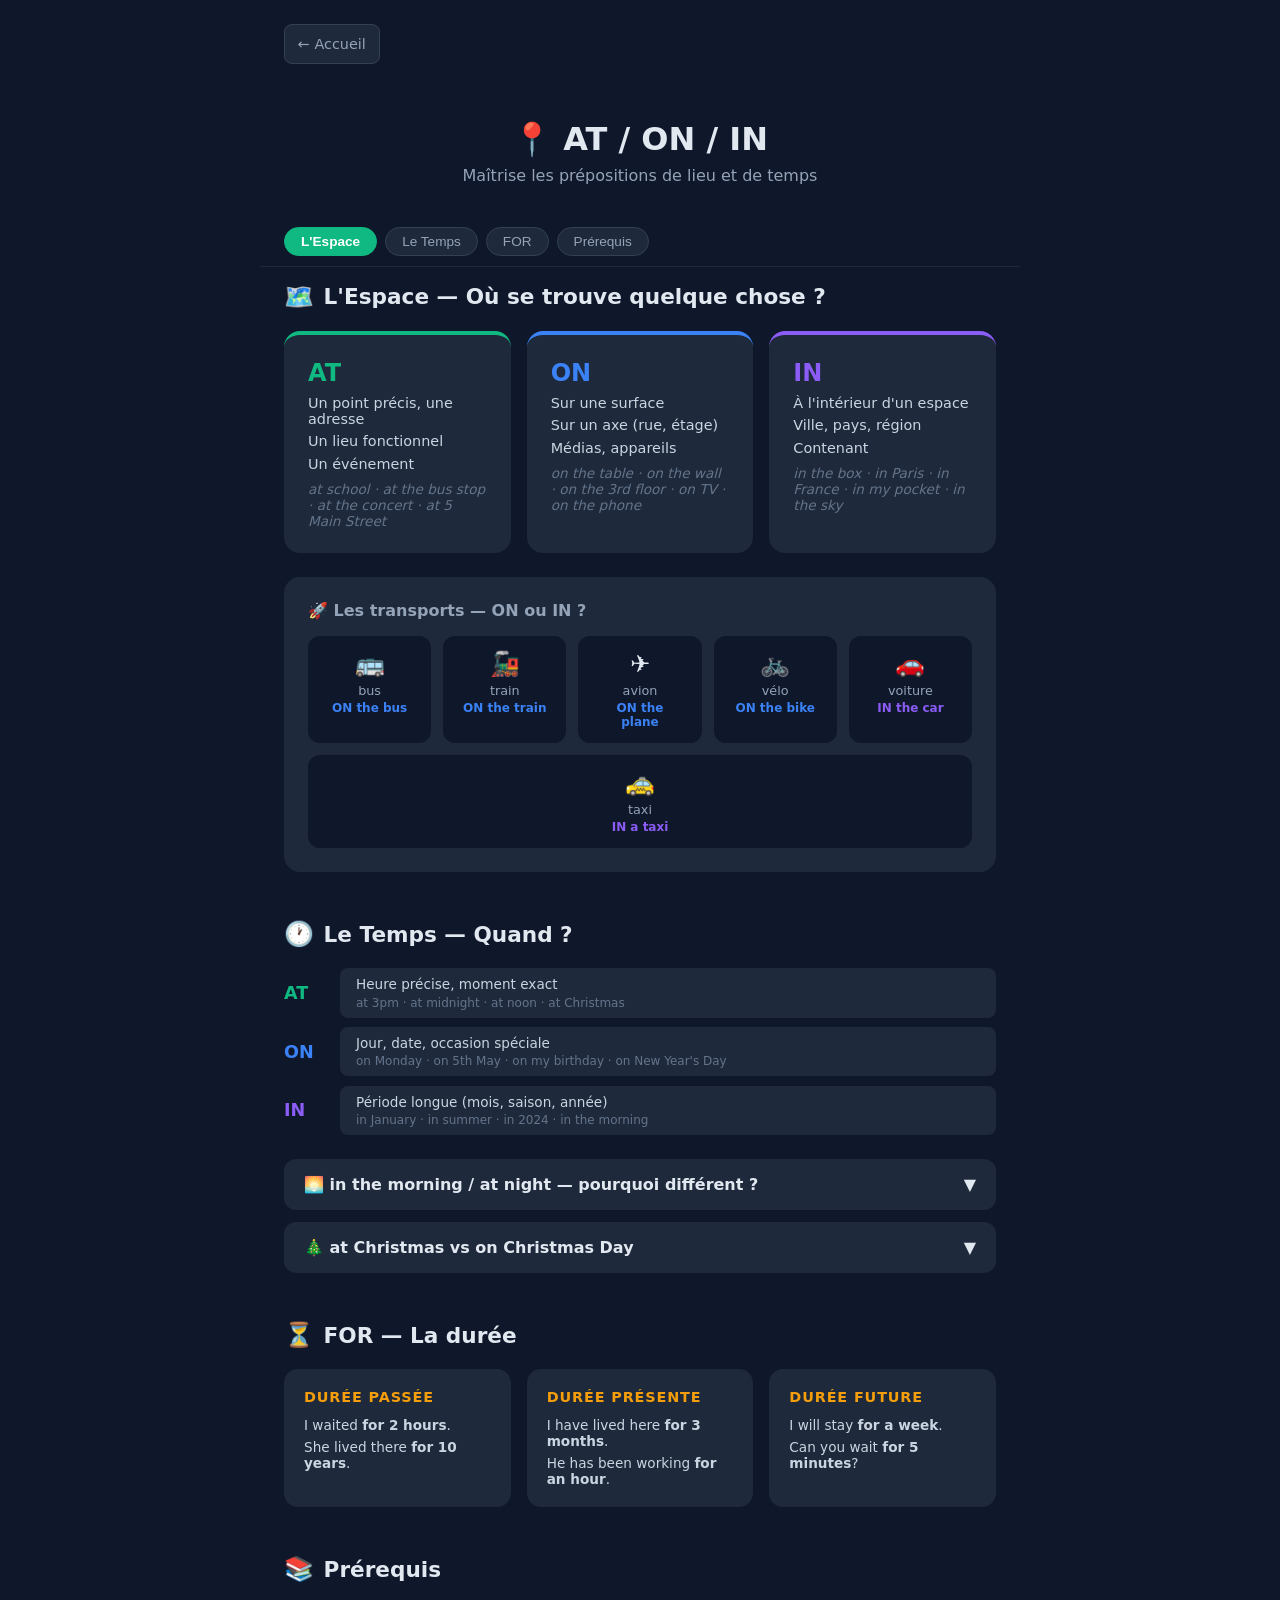
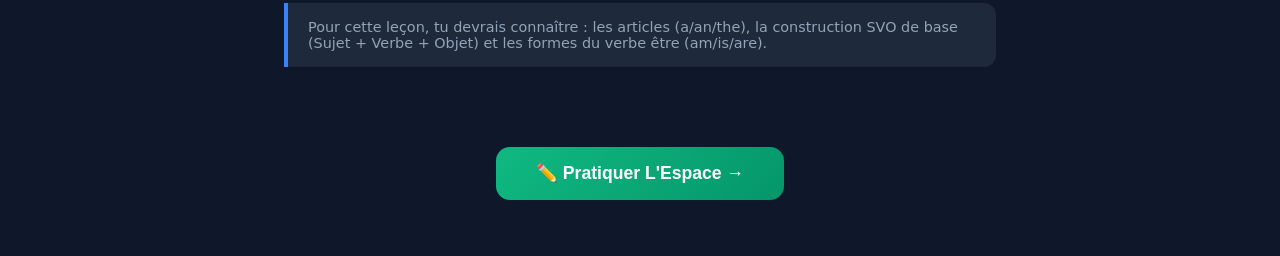
<file: theory-prepositions.html>
<!DOCTYPE html>
<html lang="fr">
<head>
<meta charset="UTF-8">
<meta name="viewport" content="width=device-width,initial-scale=1">
<title>Prépositions de lieu — ENG Hub</title>
<link rel="stylesheet" href="styles.css">
<link rel="stylesheet" href="theory.css">
</head>
<body>
<div class="reading-bar" id="reading-bar"></div>
<div class="theory-page">
  <a href="index.html" class="back-btn">← Accueil</a>
  <div class="theory-hero">
    <h1>📍 AT / ON / IN</h1>
    <p>Maîtrise les prépositions de lieu et de temps</p>
  </div>

  <nav class="sticky-nav">
    <div class="sticky-nav-inner">
      <button class="nav-tab active" data-target="space">L'Espace</button>
      <button class="nav-tab" data-target="time">Le Temps</button>
      <button class="nav-tab" data-target="for">FOR</button>
      <button class="nav-tab" data-target="prereq">Prérequis</button>
    </div>
  </nav>

  <!-- BLOC 1: L'ESPACE -->
  <section class="theory-section" id="space">
    <h2><span>🗺️</span> L'Espace — Où se trouve quelque chose ?</h2>
    <div class="prep-cards">
      <div class="prep-card" style="--pc:#10b981">
        <h3>AT</h3>
        <ul>
          <li>Un point précis, une adresse</li>
          <li>Un lieu fonctionnel</li>
          <li>Un événement</li>
        </ul>
        <p class="example">at school · at the bus stop · at the concert · at 5 Main Street</p>
      </div>
      <div class="prep-card" style="--pc:#3b82f6">
        <h3>ON</h3>
        <ul>
          <li>Sur une surface</li>
          <li>Sur un axe (rue, étage)</li>
          <li>Médias, appareils</li>
        </ul>
        <p class="example">on the table · on the wall · on the 3rd floor · on TV · on the phone</p>
      </div>
      <div class="prep-card" style="--pc:#8b5cf6">
        <h3>IN</h3>
        <ul>
          <li>À l'intérieur d'un espace</li>
          <li>Ville, pays, région</li>
          <li>Contenant</li>
        </ul>
        <p class="example">in the box · in Paris · in France · in my pocket · in the sky</p>
      </div>
    </div>

    <div class="transport-widget">
      <h4>🚀 Les transports — ON ou IN ?</h4>
      <div class="transport-grid">
        <div class="transport-item on-prep"><div class="icon">🚌</div><div class="name">bus</div><div class="rule">ON the bus</div></div>
        <div class="transport-item on-prep"><div class="icon">🚂</div><div class="name">train</div><div class="rule">ON the train</div></div>
        <div class="transport-item on-prep"><div class="icon">✈️</div><div class="name">avion</div><div class="rule">ON the plane</div></div>
        <div class="transport-item on-prep"><div class="icon">🚲</div><div class="name">vélo</div><div class="rule">ON the bike</div></div>
        <div class="transport-item in-prep"><div class="icon">🚗</div><div class="name">voiture</div><div class="rule">IN the car</div></div>
        <div class="transport-item in-prep"><div class="icon">🚕</div><div class="name">taxi</div><div class="rule">IN a taxi</div></div>
      </div>
    </div>
  </section>

  <!-- BLOC 2: LE TEMPS -->
  <section class="theory-section" id="time">
    <h2><span>🕐</span> Le Temps — Quand ?</h2>
    <div class="time-pyramid">
      <div class="time-row"><span class="time-prep at">AT</span><div class="time-bar">Heure précise, moment exact<div class="time-examples">at 3pm · at midnight · at noon · at Christmas</div></div></div>
      <div class="time-row"><span class="time-prep on">ON</span><div class="time-bar">Jour, date, occasion spéciale<div class="time-examples">on Monday · on 5th May · on my birthday · on New Year's Day</div></div></div>
      <div class="time-row"><span class="time-prep in">IN</span><div class="time-bar">Période longue (mois, saison, année)<div class="time-examples">in January · in summer · in 2024 · in the morning</div></div></div>
    </div>

    <div class="nuance-block">
      <div class="nuance-header" onclick="toggleNuance(this)">
        <span>🌅 in the morning / at night — pourquoi différent ?</span>
        <span class="nuance-chevron">▼</span>
      </div>
      <div class="nuance-body">
        <p>La nuit est vue comme un point dans le temps, pas une période.</p>
        <div class="example-row"><span class="fr">Le matin / soir / après-midi :</span> <span class="en">in the morning / evening / afternoon</span></div>
        <div class="example-row"><span class="fr">La nuit :</span> <span class="en">at night (pas "in the night" sauf contexte spécifique)</span></div>
      </div>
    </div>

    <div class="nuance-block">
      <div class="nuance-header" onclick="toggleNuance(this)">
        <span>🎄 at Christmas vs on Christmas Day</span>
        <span class="nuance-chevron">▼</span>
      </div>
      <div class="nuance-body">
        <p><strong>at Christmas</strong> = la période des fêtes (quelques jours)</p>
        <p><strong>on Christmas Day</strong> = le 25 décembre spécifiquement</p>
        <div class="example-row"><span class="fr">Je voyage à Noël.</span> <span class="en">I travel at Christmas.</span></div>
        <div class="example-row"><span class="fr">On ouvre les cadeaux le jour de Noël.</span> <span class="en">We open presents on Christmas Day.</span></div>
      </div>
    </div>
  </section>

  <!-- BLOC 3: FOR -->
  <section class="theory-section" id="for">
    <h2><span>⏳</span> FOR — La durée</h2>
    <div class="for-cards">
      <div class="for-card">
        <h4>Durée passée</h4>
        <ul>
          <li>I waited <strong>for 2 hours</strong>.</li>
          <li>She lived there <strong>for 10 years</strong>.</li>
        </ul>
      </div>
      <div class="for-card">
        <h4>Durée présente</h4>
        <ul>
          <li>I have lived here <strong>for 3 months</strong>.</li>
          <li>He has been working <strong>for an hour</strong>.</li>
        </ul>
      </div>
      <div class="for-card">
        <h4>Durée future</h4>
        <ul>
          <li>I will stay <strong>for a week</strong>.</li>
          <li>Can you wait <strong>for 5 minutes</strong>?</li>
        </ul>
      </div>
    </div>
  </section>

  <!-- PREREQ -->
  <section class="theory-section" id="prereq">
    <h2><span>📚</span> Prérequis</h2>
    <div class="prereq-box">
      <p>Pour cette leçon, tu devrais connaître : les articles (a/an/the), la construction SVO de base (Sujet + Verbe + Objet) et les formes du verbe être (am/is/are).</p>
    </div>
  </section>

  <div class="cta-section">
    <button class="cta-btn" onclick="location.href='space-quiz.html'">✏️ Pratiquer L'Espace →</button>
  </div>
</div>

<script>
window.addEventListener('scroll',()=>{
    const h=document.documentElement;
    const pct=(h.scrollTop/(h.scrollHeight-h.clientHeight))*100;
    document.getElementById('reading-bar').style.width=pct+'%';
});
function toggleNuance(header){
    const body=header.nextElementSibling;
    header.classList.toggle('open');
    body.classList.toggle('open');
}
(function(){
    const tabs=document.querySelectorAll('.nav-tab');
    const sections=document.querySelectorAll('.theory-section');
    const observer=new IntersectionObserver(entries=>{
        entries.forEach(e=>{
            if(e.isIntersecting){
                tabs.forEach(t=>t.classList.toggle('active',t.dataset.target===e.target.id));
            }
        });
    },{threshold:0.3});
    sections.forEach(s=>observer.observe(s));
    tabs.forEach(tab=>tab.addEventListener('click',()=>{
        document.getElementById(tab.dataset.target)?.scrollIntoView({behavior:'smooth'});
    }));
})();
</script>
</body>
</html>
</file>
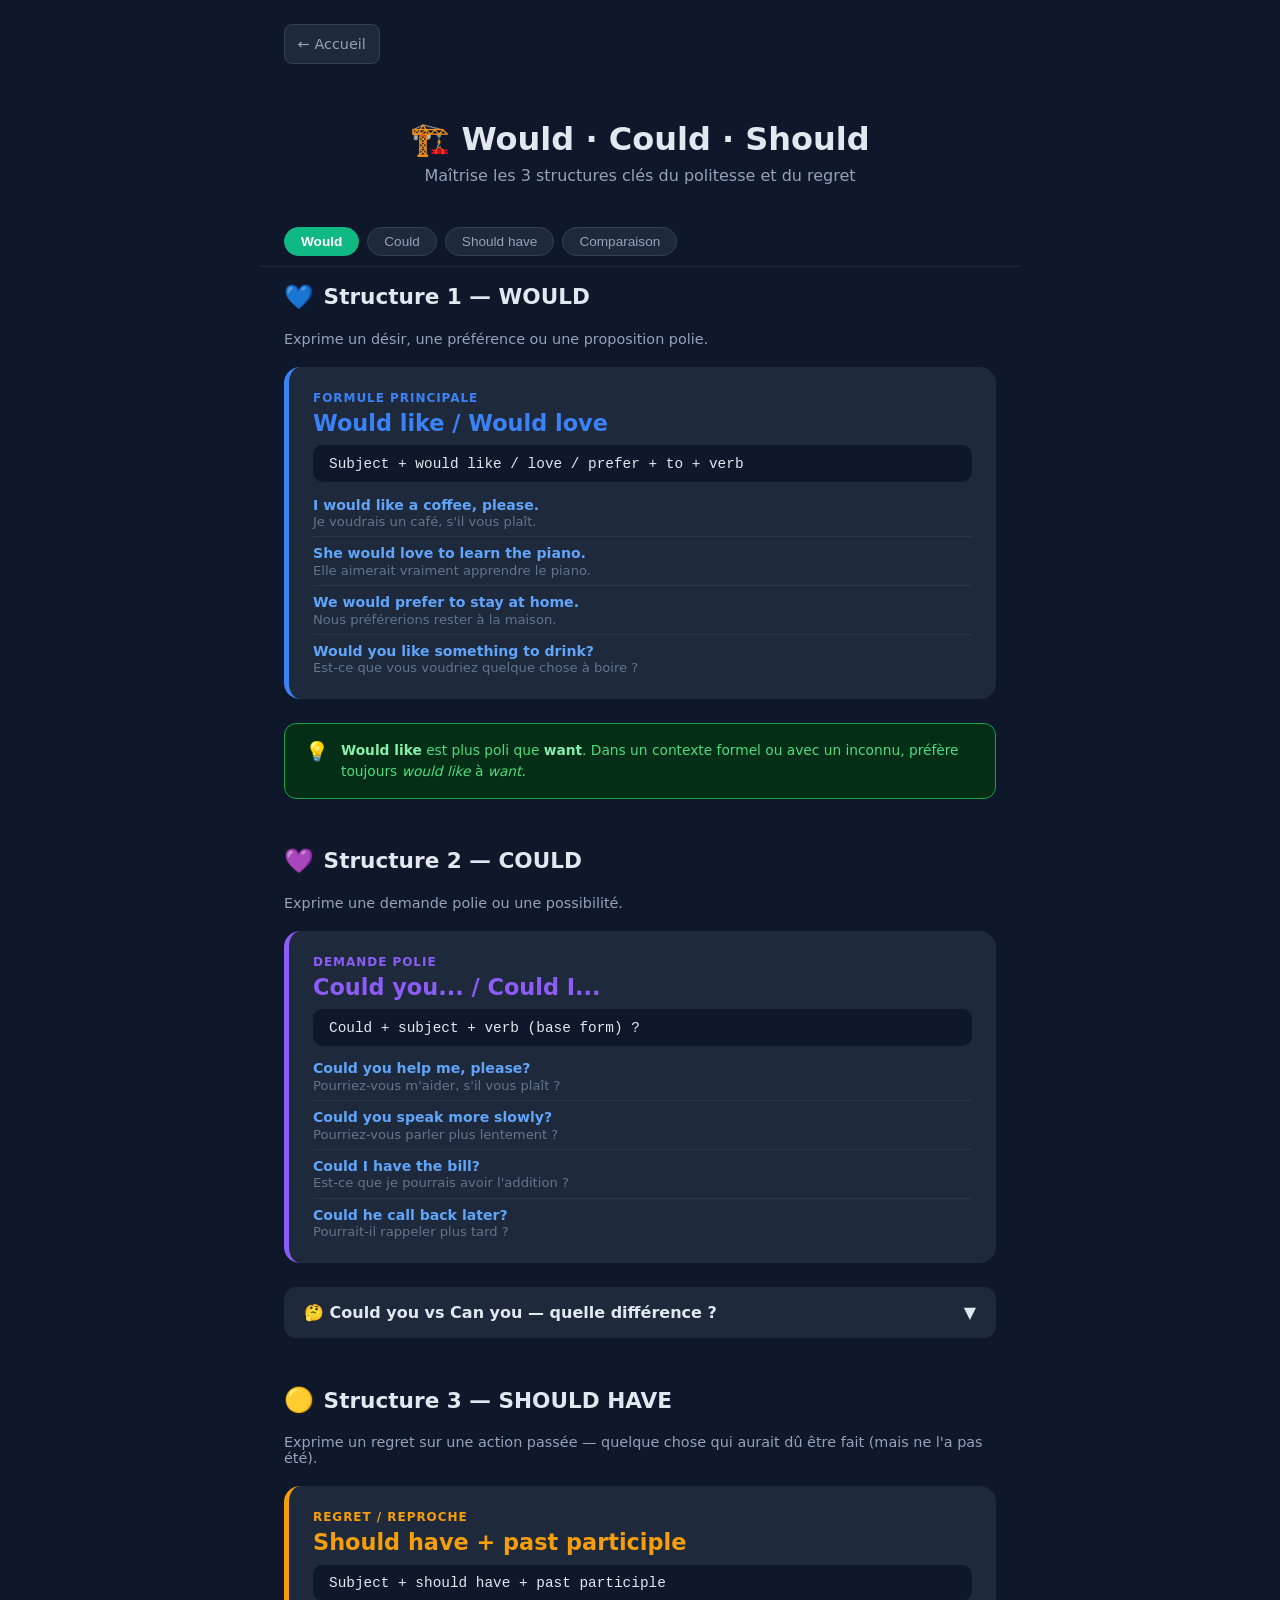
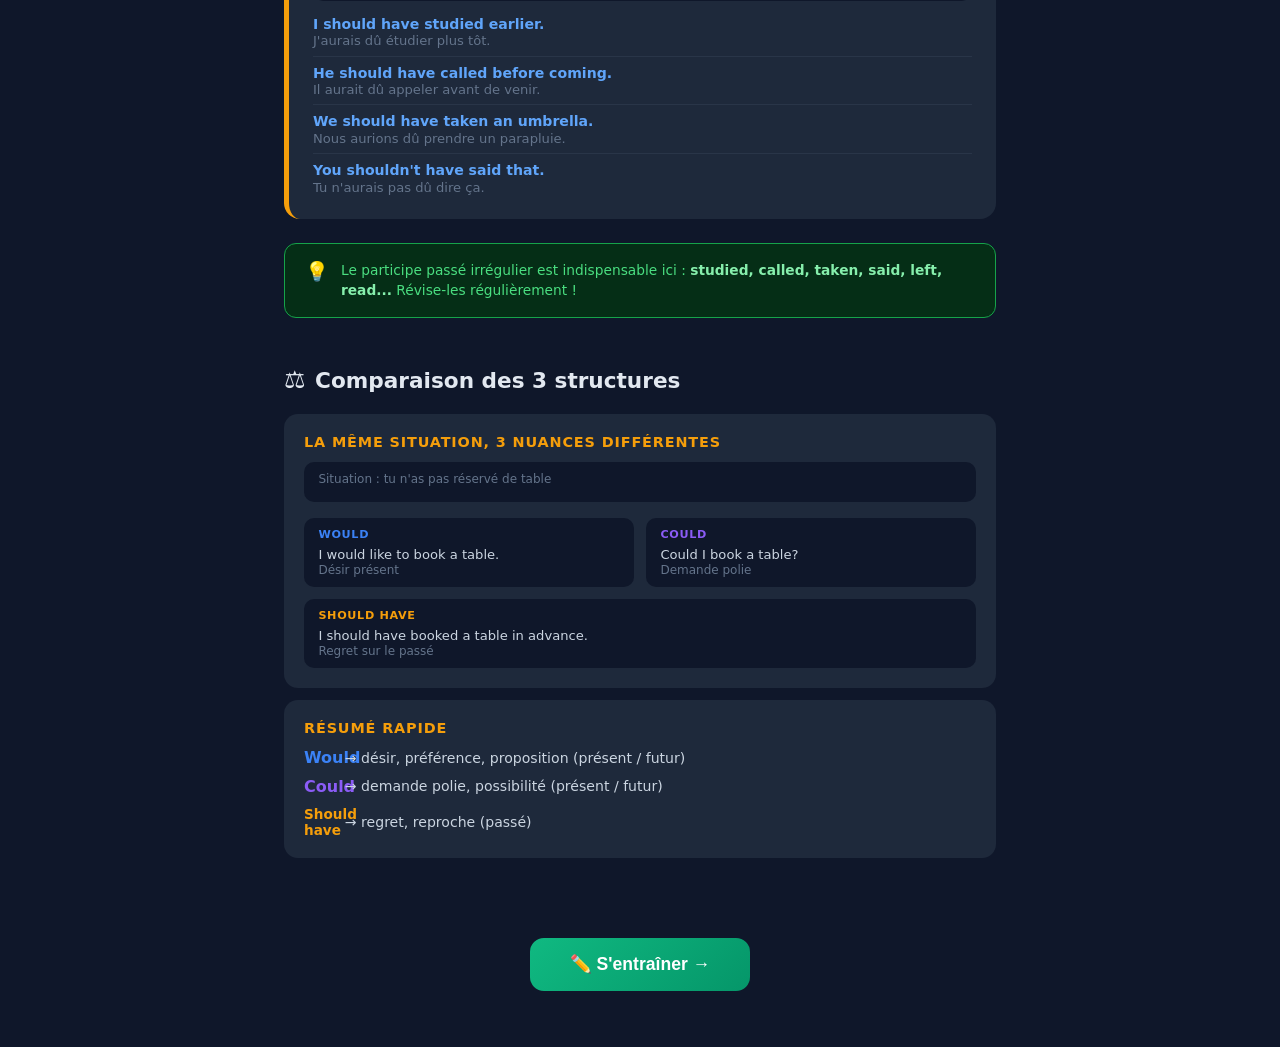
<file: theory-structures.html>
<!DOCTYPE html>
<html lang="fr">
<head>
<meta charset="UTF-8">
<meta name="viewport" content="width=device-width,initial-scale=1">
<title>Structures Clés — ENG Hub</title>
<link rel="stylesheet" href="styles.css">
<link rel="stylesheet" href="theory.css">
<style>
.struct-cards{display:grid;gap:1.25rem;margin-bottom:1.5rem;}
.struct-card{background:#1e293b;border-radius:16px;padding:1.5rem;border-left:5px solid var(--sc,#3b82f6);}
.struct-card .struct-num{font-size:.75rem;font-weight:700;text-transform:uppercase;letter-spacing:.08em;color:var(--sc,#3b82f6);margin-bottom:.3rem;}
.struct-card h3{font-size:1.4rem;font-weight:900;color:var(--sc,#3b82f6);margin-bottom:.6rem;}
.struct-card .formula{background:#0f172a;border-radius:10px;padding:.65rem 1rem;font-family:monospace;font-size:.9rem;color:#e2e8f0;margin-bottom:.9rem;}
.struct-card ul{list-style:none;display:flex;flex-direction:column;gap:.5rem;}
.struct-card li{font-size:.88rem;color:#cbd5e1;border-bottom:1px solid #293548;padding-bottom:.45rem;}
.struct-card li:last-child{border-bottom:none;padding-bottom:0;}
.struct-card .en{color:#60a5fa;font-weight:600;}
.struct-card .fr{color:#64748b;font-size:.82rem;margin-top:.1rem;}

.contrast-block{background:#1e293b;border-radius:14px;padding:1.25rem;margin-bottom:.75rem;}
.contrast-block h4{font-size:.9rem;font-weight:700;color:#f59e0b;margin-bottom:.75rem;text-transform:uppercase;letter-spacing:.06em;}
.contrast-row{display:grid;grid-template-columns:1fr 1fr;gap:.75rem;margin-bottom:.5rem;}
.contrast-cell{background:#0f172a;border-radius:10px;padding:.65rem .9rem;}
.contrast-cell .label{font-size:.7rem;font-weight:700;text-transform:uppercase;letter-spacing:.06em;margin-bottom:.35rem;}
.contrast-cell .label.would{color:#3b82f6;}
.contrast-cell .label.could{color:#8b5cf6;}
.contrast-cell .label.should{color:#f59e0b;}
.contrast-cell p{font-size:.82rem;color:#cbd5e1;}

.tip-block{display:flex;align-items:flex-start;gap:.75rem;background:#052e16;border:1px solid #16a34a;border-radius:12px;padding:1rem 1.25rem;margin-top:1rem;}
.tip-block .tip-icon{font-size:1.2rem;flex-shrink:0;}
.tip-block p{font-size:.86rem;color:#4ade80;line-height:1.5;}
.tip-block strong{color:#86efac;}
</style>
</head>
<body>
<div class="reading-bar" id="reading-bar"></div>
<div class="theory-page">
  <a href="index.html" class="back-btn">← Accueil</a>
  <div class="theory-hero">
    <h1>🏗️ Would · Could · Should</h1>
    <p>Maîtrise les 3 structures clés du politesse et du regret</p>
  </div>

  <nav class="sticky-nav">
    <div class="sticky-nav-inner">
      <button class="nav-tab active" data-target="would">Would</button>
      <button class="nav-tab" data-target="could">Could</button>
      <button class="nav-tab" data-target="should">Should have</button>
      <button class="nav-tab" data-target="compare">Comparaison</button>
    </div>
  </nav>

  <!-- WOULD -->
  <section class="theory-section" id="would">
    <h2><span>💙</span> Structure 1 — WOULD</h2>
    <p style="color:#94a3b8;font-size:.9rem;margin-bottom:1.25rem;">Exprime un désir, une préférence ou une proposition polie.</p>
    <div class="struct-cards">
      <div class="struct-card" style="--sc:#3b82f6">
        <div class="struct-num">Formule principale</div>
        <h3>Would like / Would love</h3>
        <div class="formula">Subject + would like / love / prefer + to + verb</div>
        <ul>
          <li><div class="en">I would like a coffee, please.</div><div class="fr">Je voudrais un café, s'il vous plaît.</div></li>
          <li><div class="en">She would love to learn the piano.</div><div class="fr">Elle aimerait vraiment apprendre le piano.</div></li>
          <li><div class="en">We would prefer to stay at home.</div><div class="fr">Nous préférerions rester à la maison.</div></li>
          <li><div class="en">Would you like something to drink?</div><div class="fr">Est-ce que vous voudriez quelque chose à boire ?</div></li>
        </ul>
      </div>
    </div>
    <div class="tip-block">
      <div class="tip-icon">💡</div>
      <p><strong>Would like</strong> est plus poli que <strong>want</strong>. Dans un contexte formel ou avec un inconnu, préfère toujours <em>would like</em> à <em>want</em>.</p>
    </div>
  </section>

  <!-- COULD -->
  <section class="theory-section" id="could">
    <h2><span>💜</span> Structure 2 — COULD</h2>
    <p style="color:#94a3b8;font-size:.9rem;margin-bottom:1.25rem;">Exprime une demande polie ou une possibilité.</p>
    <div class="struct-cards">
      <div class="struct-card" style="--sc:#8b5cf6">
        <div class="struct-num">Demande polie</div>
        <h3>Could you... / Could I...</h3>
        <div class="formula">Could + subject + verb (base form) ?</div>
        <ul>
          <li><div class="en">Could you help me, please?</div><div class="fr">Pourriez-vous m'aider, s'il vous plaît ?</div></li>
          <li><div class="en">Could you speak more slowly?</div><div class="fr">Pourriez-vous parler plus lentement ?</div></li>
          <li><div class="en">Could I have the bill?</div><div class="fr">Est-ce que je pourrais avoir l'addition ?</div></li>
          <li><div class="en">Could he call back later?</div><div class="fr">Pourrait-il rappeler plus tard ?</div></li>
        </ul>
      </div>
    </div>
    <div class="nuance-block">
      <div class="nuance-header" onclick="toggleNuance(this)">
        <span>🤔 Could you vs Can you — quelle différence ?</span>
        <span class="nuance-chevron">▼</span>
      </div>
      <div class="nuance-body">
        <p><strong>Could you</strong> est plus poli et plus formel que <strong>Can you</strong>.</p>
        <div class="example-row"><span class="fr">Décontracté :</span> <span class="en">Can you close the window?</span></div>
        <div class="example-row"><span class="fr">Poli / formel :</span> <span class="en">Could you close the window?</span></div>
        <div class="example-row"><span class="fr">Très poli :</span> <span class="en">Could you possibly close the window?</span></div>
      </div>
    </div>
  </section>

  <!-- SHOULD HAVE -->
  <section class="theory-section" id="should">
    <h2><span>🟡</span> Structure 3 — SHOULD HAVE</h2>
    <p style="color:#94a3b8;font-size:.9rem;margin-bottom:1.25rem;">Exprime un regret sur une action passée — quelque chose qui aurait dû être fait (mais ne l'a pas été).</p>
    <div class="struct-cards">
      <div class="struct-card" style="--sc:#f59e0b">
        <div class="struct-num">Regret / reproche</div>
        <h3>Should have + past participle</h3>
        <div class="formula">Subject + should have + past participle</div>
        <ul>
          <li><div class="en">I should have studied earlier.</div><div class="fr">J'aurais dû étudier plus tôt.</div></li>
          <li><div class="en">He should have called before coming.</div><div class="fr">Il aurait dû appeler avant de venir.</div></li>
          <li><div class="en">We should have taken an umbrella.</div><div class="fr">Nous aurions dû prendre un parapluie.</div></li>
          <li><div class="en">You shouldn't have said that.</div><div class="fr">Tu n'aurais pas dû dire ça.</div></li>
        </ul>
      </div>
    </div>
    <div class="tip-block">
      <div class="tip-icon">💡</div>
      <p>Le participe passé irrégulier est indispensable ici : <strong>studied, called, taken, said, left, read...</strong> Révise-les régulièrement !</p>
    </div>
  </section>

  <!-- COMPARAISON -->
  <section class="theory-section" id="compare">
    <h2><span>⚖️</span> Comparaison des 3 structures</h2>
    <div class="contrast-block">
      <h4>La même situation, 3 nuances différentes</h4>
      <div style="background:#0f172a;border-radius:10px;padding:.65rem .9rem;margin-bottom:1rem;">
        <div style="font-size:.75rem;color:#64748b;margin-bottom:.3rem;">Situation : tu n'as pas réservé de table</div>
      </div>
      <div class="contrast-row">
        <div class="contrast-cell"><div class="label would">WOULD</div><p>I would like to book a table.<br><span style="font-size:.75rem;color:#64748b">Désir présent</span></p></div>
        <div class="contrast-cell"><div class="label could">COULD</div><p>Could I book a table?<br><span style="font-size:.75rem;color:#64748b">Demande polie</span></p></div>
      </div>
      <div class="contrast-cell" style="margin-top:.75rem"><div class="label should">SHOULD HAVE</div><p>I should have booked a table in advance.<br><span style="font-size:.75rem;color:#64748b">Regret sur le passé</span></p></div>
    </div>

    <div class="contrast-block">
      <h4>Résumé rapide</h4>
      <ul style="list-style:none;display:flex;flex-direction:column;gap:.6rem;">
        <li style="display:flex;align-items:center;gap:.75rem;font-size:.88rem;color:#cbd5e1;"><span style="font-size:1rem;font-weight:900;color:#3b82f6;width:1.8rem">Would</span> → désir, préférence, proposition (présent / futur)</li>
        <li style="display:flex;align-items:center;gap:.75rem;font-size:.88rem;color:#cbd5e1;"><span style="font-size:1rem;font-weight:900;color:#8b5cf6;width:1.8rem">Could</span> → demande polie, possibilité (présent / futur)</li>
        <li style="display:flex;align-items:center;gap:.75rem;font-size:.88rem;color:#cbd5e1;"><span style="font-size:.85rem;font-weight:900;color:#f59e0b;width:1.8rem">Should have</span> → regret, reproche (passé)</li>
      </ul>
    </div>
  </section>

  <div class="cta-section">
    <button class="cta-btn" onclick="location.href='quiz.html?lesson=structures-1'">✏️ S'entraîner →</button>
  </div>
</div>

<script>
window.addEventListener('scroll',()=>{
    const h=document.documentElement;
    const pct=(h.scrollTop/(h.scrollHeight-h.clientHeight))*100;
    document.getElementById('reading-bar').style.width=pct+'%';
});
function toggleNuance(header){
    const body=header.nextElementSibling;
    header.classList.toggle('open');
    body.classList.toggle('open');
}
(function(){
    const tabs=document.querySelectorAll('.nav-tab');
    const sections=document.querySelectorAll('.theory-section');
    const observer=new IntersectionObserver(entries=>{
        entries.forEach(e=>{
            if(e.isIntersecting){
                tabs.forEach(t=>t.classList.toggle('active',t.dataset.target===e.target.id));
            }
        });
    },{threshold:0.3});
    sections.forEach(s=>observer.observe(s));
    tabs.forEach(tab=>tab.addEventListener('click',()=>{
        document.getElementById(tab.dataset.target)?.scrollIntoView({behavior:'smooth'});
    }));
})();
</script>
</body>
</html>
</file>
<file: styles.css>
*{margin:0;padding:0;box-sizing:border-box;}
html{-webkit-text-size-adjust:100%;}
body{font-family:'Segoe UI',system-ui,sans-serif;background:#0f172a;color:#e2e8f0;min-height:100vh;}
a{color:inherit;text-decoration:none;}

/* ── Header ── */
.site-header{background:linear-gradient(135deg,#1e3a5f,#0f172a);padding:1.5rem 1rem;text-align:center;border-bottom:1px solid #1e293b;}
.site-header h1{font-size:1.8rem;font-weight:800;background:linear-gradient(135deg,#60a5fa,#a78bfa);-webkit-background-clip:text;-webkit-text-fill-color:transparent;}
.site-header p{color:#94a3b8;margin-top:.3rem;font-size:.9rem;}
.header-stats{display:flex;gap:.6rem;justify-content:center;margin-top:.75rem;flex-wrap:wrap;}
.stat-pill{background:#1e293b;border:1px solid #334155;border-radius:999px;padding:.3rem .8rem;font-size:.82rem;font-weight:600;color:#60a5fa;}

/* ── Lessons grid ── */
.main-content{max-width:700px;margin:0 auto;padding:1.25rem 1rem;}
.section-title{font-size:1rem;font-weight:700;color:#94a3b8;text-transform:uppercase;letter-spacing:.08em;margin-bottom:.75rem;}
.lessons-grid{display:grid;gap:.75rem;}
.lesson-card{display:flex;align-items:center;gap:.9rem;background:#1e293b;border:1px solid #334155;border-radius:16px;padding:1.1rem 1.2rem;cursor:pointer;transition:transform .15s,box-shadow .15s;position:relative;overflow:hidden;-webkit-tap-highlight-color:transparent;min-height:72px;}
.lesson-card::before{content:'';position:absolute;left:0;top:0;bottom:0;width:4px;background:var(--card-color,#3b82f6);border-radius:4px 0 0 4px;}
.lesson-card:active{transform:scale(.98);background:#293548;}
.lesson-card.coming-soon{opacity:.4;cursor:default;}
.lesson-card.coming-soon:active{transform:none;}
.lesson-icon{font-size:1.8rem;width:2.5rem;text-align:center;flex-shrink:0;}
.lesson-info{flex:1;min-width:0;}
.lesson-info h3{font-size:1rem;font-weight:700;color:#f1f5f9;}
.lesson-info p{font-size:.82rem;color:#94a3b8;margin-top:.15rem;}
.lesson-meta{font-size:.72rem;color:#64748b;margin-top:.25rem;display:flex;align-items:center;gap:.35rem;flex-wrap:wrap;}
.lesson-type-badge{background:#1e3a5f;color:#60a5fa;border-radius:999px;padding:.1rem .5rem;font-size:.68rem;font-weight:600;}
.lesson-stats{display:flex;flex-direction:column;align-items:flex-end;gap:.15rem;flex-shrink:0;}
.stars{font-size:.85rem;}
.best-score{font-weight:700;color:#fbbf24;font-size:.85rem;}
.attempts{font-size:.7rem;color:#64748b;}
.not-done{font-size:.7rem;color:#64748b;font-style:italic;}
.lesson-arrow{color:#475569;font-size:1.1rem;flex-shrink:0;margin-left:.25rem;}

/* ── Quiz page ── */
.quiz-page{max-width:680px;margin:0 auto;padding:1rem;}
.back-btn{display:inline-flex;align-items:center;gap:.4rem;color:#94a3b8;font-size:.88rem;padding:.5rem .9rem;border-radius:10px;background:#1e293b;border:1px solid #334155;margin-bottom:1.1rem;min-height:40px;-webkit-tap-highlight-color:transparent;}
.quiz-header{display:flex;align-items:center;gap:.75rem;margin-bottom:1rem;}
.quiz-title{font-size:1.2rem;font-weight:800;flex:1;}
.quiz-controls{display:flex;gap:.4rem;align-items:center;}
.icon-btn{background:#1e293b;border:1px solid #334155;border-radius:10px;width:2.6rem;height:2.6rem;display:inline-flex;align-items:center;justify-content:center;cursor:pointer;font-size:1.1rem;-webkit-tap-highlight-color:transparent;}
.progress-bar{height:5px;background:#1e293b;border-radius:999px;margin-bottom:1rem;overflow:hidden;}
.progress-bar-fill{height:100%;background:linear-gradient(90deg,#3b82f6,#8b5cf6);border-radius:999px;transition:width .4s ease;}
.score-bar{display:flex;align-items:center;gap:.75rem;margin-bottom:1rem;flex-wrap:wrap;}
.score-display{display:flex;align-items:center;gap:.3rem;font-size:.85rem;color:#94a3b8;}
.score-display span:last-child{font-weight:700;color:#60a5fa;}
.streak-badge{background:#f97316;color:#fff;border-radius:999px;padding:.2rem .7rem;font-size:.82rem;font-weight:700;}
.streak-badge.active{animation:pop .25s ease;}
@keyframes pop{0%{transform:scale(1)}50%{transform:scale(1.25)}100%{transform:scale(1)}}
.question-card{background:#1e293b;border:1px solid #334155;border-radius:16px;padding:1.4rem 1.2rem;margin-bottom:.85rem;position:relative;}
.heart-btn{position:absolute;top:.7rem;right:.8rem;background:none;border:none;font-size:1.3rem;cursor:pointer;opacity:.35;transition:opacity .2s,transform .15s;line-height:1;padding:.2rem;-webkit-tap-highlight-color:transparent;}
.heart-btn:active{transform:scale(1.35);}
.heart-btn.fav{opacity:1;}
.fav-card{animation:pulse-border 2s ease-in-out infinite;}
@keyframes pulse-border{0%,100%{box-shadow:0 0 0 0 rgba(225,29,72,.0)}50%{box-shadow:0 0 0 3px rgba(225,29,72,.25)}}
.structure-badge{display:inline-block;border-radius:999px;padding:.28rem .7rem;font-size:.78rem;font-weight:700;margin-bottom:.85rem;}
.question-text{font-size:1.2rem;font-weight:600;line-height:1.5;color:#f1f5f9;}
.answer-area{margin-top:1.25rem;}
.answer-input{width:100%;background:#0f172a;border:2px solid #334155;border-radius:12px;padding:1rem 1.1rem;font-size:1.05rem;color:#f1f5f9;outline:none;transition:border-color .15s;-webkit-appearance:none;}
.answer-input:focus{border-color:#3b82f6;}
.answer-input.shake{animation:shake .4s ease;}
@keyframes shake{0%,100%{transform:translateX(0)}20%,60%{transform:translateX(-5px)}40%,80%{transform:translateX(5px)}}
.live-feedback{font-size:1rem;margin-top:.5rem;min-height:1.4rem;letter-spacing:.02em;font-family:monospace;word-break:break-all;}
.char-correct{color:#4ade80;}
.char-incorrect{color:#f87171;}
.action-row{display:flex;gap:.6rem;margin-top:.75rem;align-items:stretch;}
.action-btn{flex:1;background:linear-gradient(135deg,#3b82f6,#2563eb);color:#fff;border:none;border-radius:12px;padding:1rem;font-size:1rem;font-weight:700;cursor:pointer;min-height:52px;-webkit-tap-highlight-color:transparent;}
.action-btn:active{opacity:.85;}
.skip-btn{background:#1e293b;border:1px solid #334155;color:#94a3b8;border-radius:12px;padding:.9rem 1rem;font-size:.88rem;cursor:pointer;display:inline-flex;align-items:center;gap:.3rem;min-height:52px;-webkit-tap-highlight-color:transparent;}
.skip-btn:active{background:#293548;}
.feedback{border-radius:12px;padding:.9rem 1.1rem;margin-top:.7rem;display:none;}
.feedback.correct{background:#052e16;border:1px solid #16a34a;color:#4ade80;}
.feedback.incorrect{background:#1c0505;border:1px solid #dc2626;color:#fca5a5;}
.feedback-correction{margin-top:.3rem;font-size:.88rem;opacity:.85;}
.feedback-variants{margin-top:.7rem;padding-top:.65rem;border-top:1px solid rgba(255,255,255,.08);display:flex;flex-direction:column;gap:.3rem;}
.feedback-variants:empty{display:none;}
.variant-also{font-size:.82rem;color:#94a3b8;}
.variant-phrase{font-weight:700;color:#e2e8f0;}
.variant-diff{font-size:.8rem;color:#64748b;line-height:1.5;}
.feedback-explain{margin-top:.75rem;}
.feedback-explain:empty{display:none;}
.explain-panel{display:flex;flex-direction:column;gap:.65rem;padding-top:.7rem;border-top:1px solid rgba(255,255,255,.08);}
.explain-row{display:flex;gap:.55rem;align-items:flex-start;}
.explain-icon{font-size:.95rem;flex-shrink:0;width:1.25rem;text-align:center;margin-top:.1rem;}
.explain-label{font-size:.72rem;font-weight:700;color:#64748b;text-transform:uppercase;letter-spacing:.06em;margin-bottom:.2rem;}
.explain-body{font-size:.82rem;color:#94a3b8;line-height:1.55;}
.explain-body strong{color:#cbd5e1;}
.explain-body em{color:#94a3b8;}
.explain-alt-en{font-weight:700;color:#e2e8f0;}
.explain-alt-fr{font-style:italic;color:#cbd5e1;}
.explain-alt-note{font-size:.77rem;color:#64748b;}

/* ── Irregular verbs modal ── */
.irreg-modal-box{max-height:82vh;overflow-y:auto;display:flex;flex-direction:column;gap:.65rem;padding-bottom:1.5rem!important;}
.irreg-title{font-size:1.05rem;font-weight:800;color:#f1f5f9;}
.irreg-subtitle{font-size:.82rem;color:#64748b;}
.irreg-rule{background:#0f172a;border-radius:10px;padding:.7rem 1rem;font-size:.84rem;color:#cbd5e1;line-height:1.5;}
.irreg-rule-ex{display:block;margin-top:.3rem;font-size:.8rem;color:#64748b;font-family:monospace;letter-spacing:.03em;}
.irreg-section-label{font-size:.72rem;font-weight:700;color:#64748b;text-transform:uppercase;letter-spacing:.07em;margin-top:.1rem;}
.irreg-cols-head{display:grid;grid-template-columns:1fr 1fr 1.4fr;gap:.4rem;padding:.2rem .4rem;font-size:.68rem;font-weight:700;color:#64748b;text-transform:uppercase;letter-spacing:.05em;border-bottom:1px solid #334155;}
.irreg-cols-head-4{grid-template-columns:1fr 1fr 1fr 1.2fr;}
.irreg-list{display:flex;flex-direction:column;}
.irreg-row{display:grid;grid-template-columns:1fr 1fr 1.4fr;gap:.4rem;padding:.28rem .4rem;border-radius:6px;font-size:.84rem;align-items:center;}
.irreg-row-4{grid-template-columns:1fr 1fr 1fr 1.2fr;}
.irreg-row:nth-child(odd){background:#0f172a;}
.irreg-base{color:#94a3b8;}
.irreg-ps{font-weight:700;color:#f59e0b;}
.irreg-pp{font-weight:700;color:#60a5fa;}
.irreg-pp.same{color:#64748b;font-style:italic;}
.irreg-fr{color:#64748b;font-size:.78rem;}

/* ── End screen ── */
.end-screen{text-align:center;padding:1.5rem 1rem;display:none;}
.end-grade{font-size:1.8rem;font-weight:800;margin-bottom:.4rem;}
.end-scores{display:grid;grid-template-columns:repeat(3,1fr);gap:.75rem;margin:1.25rem 0;}
.end-score-item{background:#1e293b;border-radius:12px;padding:.85rem .5rem;}
.end-score-item .label{font-size:.7rem;color:#94a3b8;text-transform:uppercase;letter-spacing:.06em;}
.end-score-item .value{font-size:1.35rem;font-weight:800;color:#60a5fa;margin-top:.25rem;}
.restart-btn{background:linear-gradient(135deg,#3b82f6,#2563eb);color:#fff;border:none;border-radius:12px;padding:1rem 2rem;font-size:1rem;font-weight:700;cursor:pointer;margin:.4rem;min-height:52px;-webkit-tap-highlight-color:transparent;}
.home-btn{background:#1e293b;border:1px solid #334155;color:#94a3b8;border-radius:12px;padding:1rem 1.75rem;font-size:1rem;cursor:pointer;margin:.4rem;min-height:52px;-webkit-tap-highlight-color:transparent;}

/* ── Help modal — structure content ── */
.help-struct-header{font-size:1.05rem;font-weight:800;margin-bottom:.85rem;}
.help-hint-box{background:#0f172a;border-radius:10px;padding:.75rem 1rem;font-size:.88rem;color:#cbd5e1;line-height:1.6;margin-bottom:.9rem;}
.help-hint-box.error{border-left:3px solid #f87171;color:#fca5a5;}
.help-pattern-block{background:#0f172a;border-radius:10px;padding:.75rem 1rem;margin-bottom:.9rem;}
.help-label{font-size:.68rem;text-transform:uppercase;letter-spacing:.07em;color:#64748b;margin-bottom:.3rem;}
.help-pattern{font-size:.95rem;color:#f1f5f9;line-height:1.6;}
.help-example-block{display:flex;flex-direction:column;gap:.45rem;margin-bottom:.2rem;}
.help-ex-row{display:flex;align-items:baseline;gap:.55rem;font-size:.88rem;color:#cbd5e1;line-height:1.4;}
.help-flag{font-size:.95rem;flex-shrink:0;}

/* ── Help modal ── */
.modal-overlay{position:fixed;inset:0;background:rgba(0,0,0,.75);display:none;align-items:flex-end;justify-content:center;z-index:100;padding:0;}
.modal-box{background:#1e293b;border:1px solid #334155;border-radius:20px 20px 0 0;padding:1.5rem 1.5rem 2rem;width:100%;max-width:560px;}
.modal-box h3{font-size:1.1rem;font-weight:800;margin-bottom:.9rem;}
.modal-box ul{list-style:none;display:flex;flex-direction:column;gap:.55rem;}
.modal-box li{font-size:.88rem;color:#cbd5e1;line-height:1.4;}
.modal-box li strong{color:#f1f5f9;}
.modal-close{margin-top:1.25rem;width:100%;background:#334155;border:none;border-radius:12px;padding:.85rem;color:#f1f5f9;font-size:.95rem;cursor:pointer;min-height:48px;}

@media(min-width:600px){
  .modal-overlay{align-items:center;padding:1rem;}
  .modal-box{border-radius:20px;}
  .lesson-card:hover{transform:translateY(-2px);box-shadow:0 8px 24px rgba(0,0,0,.4);}
  .site-header{padding:2rem 1.5rem;}
  .site-header h1{font-size:2rem;}
  .quiz-page{padding:1.5rem;}
  .question-text{font-size:1.3rem;}
}
</file>
<file: theory.css>
/* Theory page styles */
.reading-bar{position:fixed;top:0;left:0;height:3px;background:linear-gradient(90deg,#10b981,#3b82f6);width:0%;z-index:999;transition:width .1s;}
.theory-page{max-width:760px;margin:0 auto;padding:1.5rem;}
.back-btn{display:inline-flex;align-items:center;gap:.4rem;color:#94a3b8;font-size:.9rem;padding:.4rem .8rem;border-radius:8px;background:#1e293b;border:1px solid #334155;margin-bottom:1.5rem;transition:color .15s;}
.back-btn:hover{color:#f1f5f9;}
.theory-hero{text-align:center;padding:2rem 0 1rem;}
.theory-hero h1{font-size:2rem;font-weight:900;}
.theory-hero p{color:#94a3b8;margin-top:.5rem;font-size:1rem;}

/* Sticky nav */
.sticky-nav{position:sticky;top:0;background:#0f172a;border-bottom:1px solid #1e293b;padding:.6rem 0;z-index:50;margin:1rem -1.5rem;padding-left:1.5rem;padding-right:1.5rem;}
.sticky-nav-inner{display:flex;gap:.5rem;overflow-x:auto;scrollbar-width:none;}
.sticky-nav-inner::-webkit-scrollbar{display:none;}
.nav-tab{background:#1e293b;border:1px solid #334155;border-radius:999px;padding:.4rem 1rem;font-size:.85rem;color:#94a3b8;white-space:nowrap;cursor:pointer;transition:all .15s;}
.nav-tab.active{background:#10b981;border-color:#10b981;color:#fff;font-weight:700;}

/* Sections */
.theory-section{margin-bottom:3rem;}
.theory-section h2{font-size:1.35rem;font-weight:800;margin-bottom:1.25rem;display:flex;align-items:center;gap:.6rem;}
.theory-section h2 span{font-size:1.5rem;}

/* Prep cards */
.prep-cards{display:grid;grid-template-columns:repeat(auto-fit,minmax(200px,1fr));gap:1rem;margin-bottom:1.5rem;}
.prep-card{background:#1e293b;border-radius:16px;padding:1.5rem;border-top:4px solid var(--pc,#3b82f6);}
.prep-card h3{font-size:1.5rem;font-weight:900;color:var(--pc,#3b82f6);margin-bottom:.5rem;}
.prep-card ul{list-style:none;display:flex;flex-direction:column;gap:.4rem;}
.prep-card li{font-size:.9rem;color:#cbd5e1;}
.prep-card .example{font-size:.85rem;color:#64748b;font-style:italic;margin-top:.6rem;}

/* Transport widget */
.transport-widget{background:#1e293b;border-radius:16px;padding:1.5rem;margin-bottom:1.5rem;}
.transport-widget h4{font-size:1rem;font-weight:700;margin-bottom:1rem;color:#94a3b8;}
.transport-grid{display:flex;gap:.75rem;flex-wrap:wrap;}
.transport-item{background:#0f172a;border-radius:12px;padding:.75rem 1rem;cursor:pointer;border:2px solid transparent;transition:all .15s;flex:1;min-width:120px;text-align:center;}
.transport-item:hover{border-color:#334155;}
.transport-item .icon{font-size:1.5rem;margin-bottom:.3rem;}
.transport-item .name{font-size:.8rem;color:#94a3b8;}
.transport-item .rule{font-size:.75rem;font-weight:700;margin-top:.2rem;}
.transport-item.on-prep .rule{color:#3b82f6;}
.transport-item.in-prep .rule{color:#8b5cf6;}

/* Time pyramid */
.time-pyramid{margin-bottom:1.5rem;}
.time-row{display:flex;align-items:center;gap:1rem;margin-bottom:.6rem;}
.time-prep{font-size:1.1rem;font-weight:900;width:2.5rem;flex-shrink:0;}
.time-prep.at{color:#10b981;}
.time-prep.on{color:#3b82f6;}
.time-prep.in{color:#8b5cf6;}
.time-bar{background:#1e293b;border-radius:8px;padding:.5rem 1rem;flex:1;font-size:.85rem;color:#cbd5e1;}
.time-examples{font-size:.75rem;color:#64748b;margin-top:.2rem;}

/* Collapsible */
.nuance-block{background:#1e293b;border-radius:12px;margin-bottom:.75rem;overflow:hidden;}
.nuance-header{display:flex;align-items:center;justify-content:space-between;padding:1rem 1.25rem;cursor:pointer;font-weight:600;}
.nuance-header:hover{background:#293548;}
.nuance-chevron{transition:transform .2s;}
.nuance-header.open .nuance-chevron{transform:rotate(180deg);}
.nuance-body{padding:0 1.25rem;max-height:0;overflow:hidden;transition:max-height .3s ease,padding .3s;}
.nuance-body.open{max-height:300px;padding:0 1.25rem 1rem;}
.nuance-body p{font-size:.9rem;color:#94a3b8;margin-bottom:.5rem;}
.nuance-body .example-row{font-size:.85rem;margin-bottom:.3rem;}
.nuance-body .example-row .fr{color:#64748b;}
.nuance-body .example-row .en{color:#60a5fa;}

/* FOR cards */
.for-cards{display:grid;grid-template-columns:repeat(auto-fit,minmax(200px,1fr));gap:1rem;}
.for-card{background:#1e293b;border-radius:14px;padding:1.25rem;}
.for-card h4{font-size:.9rem;font-weight:700;color:#f59e0b;text-transform:uppercase;letter-spacing:.06em;margin-bottom:.75rem;}
.for-card ul{list-style:none;display:flex;flex-direction:column;gap:.4rem;}
.for-card li{font-size:.85rem;color:#cbd5e1;}

/* Prerequisites */
.prereq-box{background:#1e293b;border-left:4px solid #3b82f6;border-radius:0 12px 12px 0;padding:1rem 1.25rem;}
.prereq-box p{font-size:.9rem;color:#94a3b8;}

/* CTA */
.cta-section{text-align:center;padding:2rem 0;}
.cta-btn{display:inline-block;background:linear-gradient(135deg,#10b981,#059669);color:#fff;border-radius:14px;padding:1rem 2.5rem;font-size:1.1rem;font-weight:800;cursor:pointer;border:none;transition:opacity .15s;}
.cta-btn:hover{opacity:.9;}

@media(max-width:500px){
  .prep-cards{grid-template-columns:1fr;}
  .for-cards{grid-template-columns:1fr;}
}
</file>
